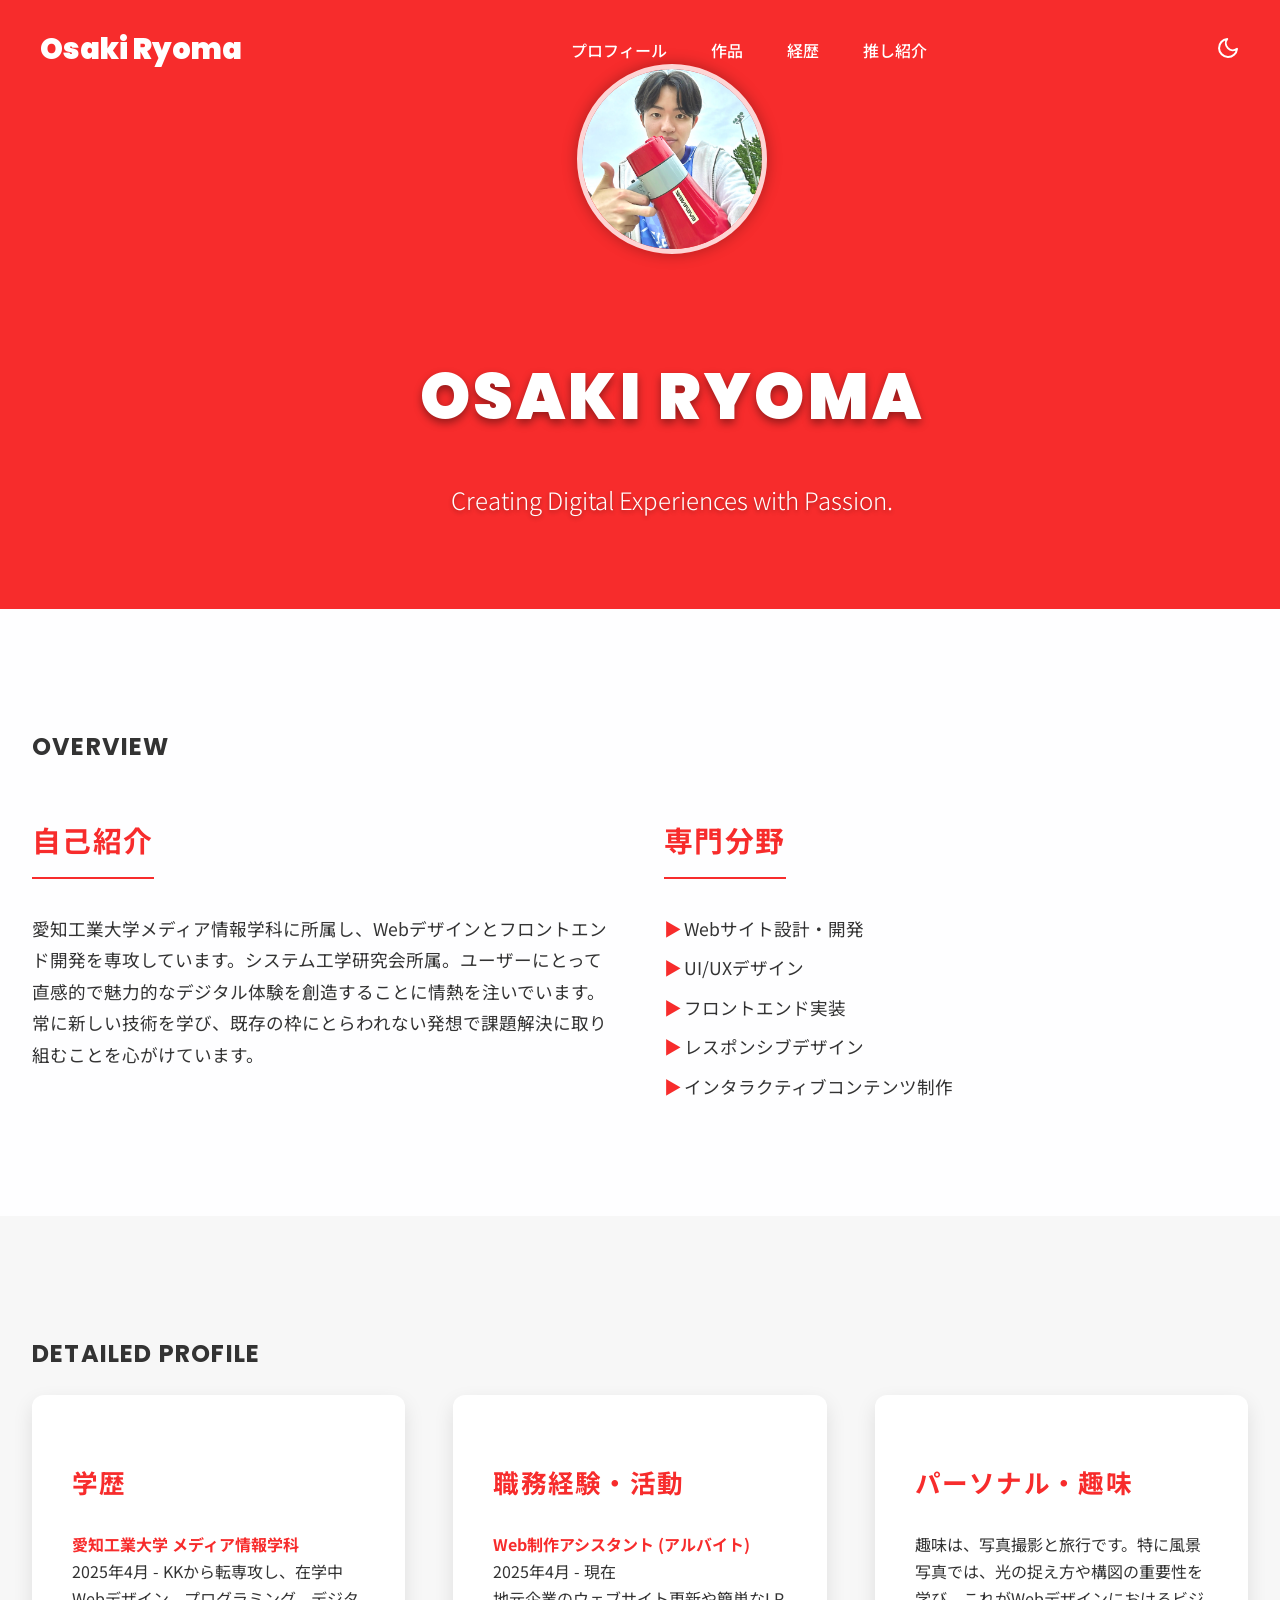
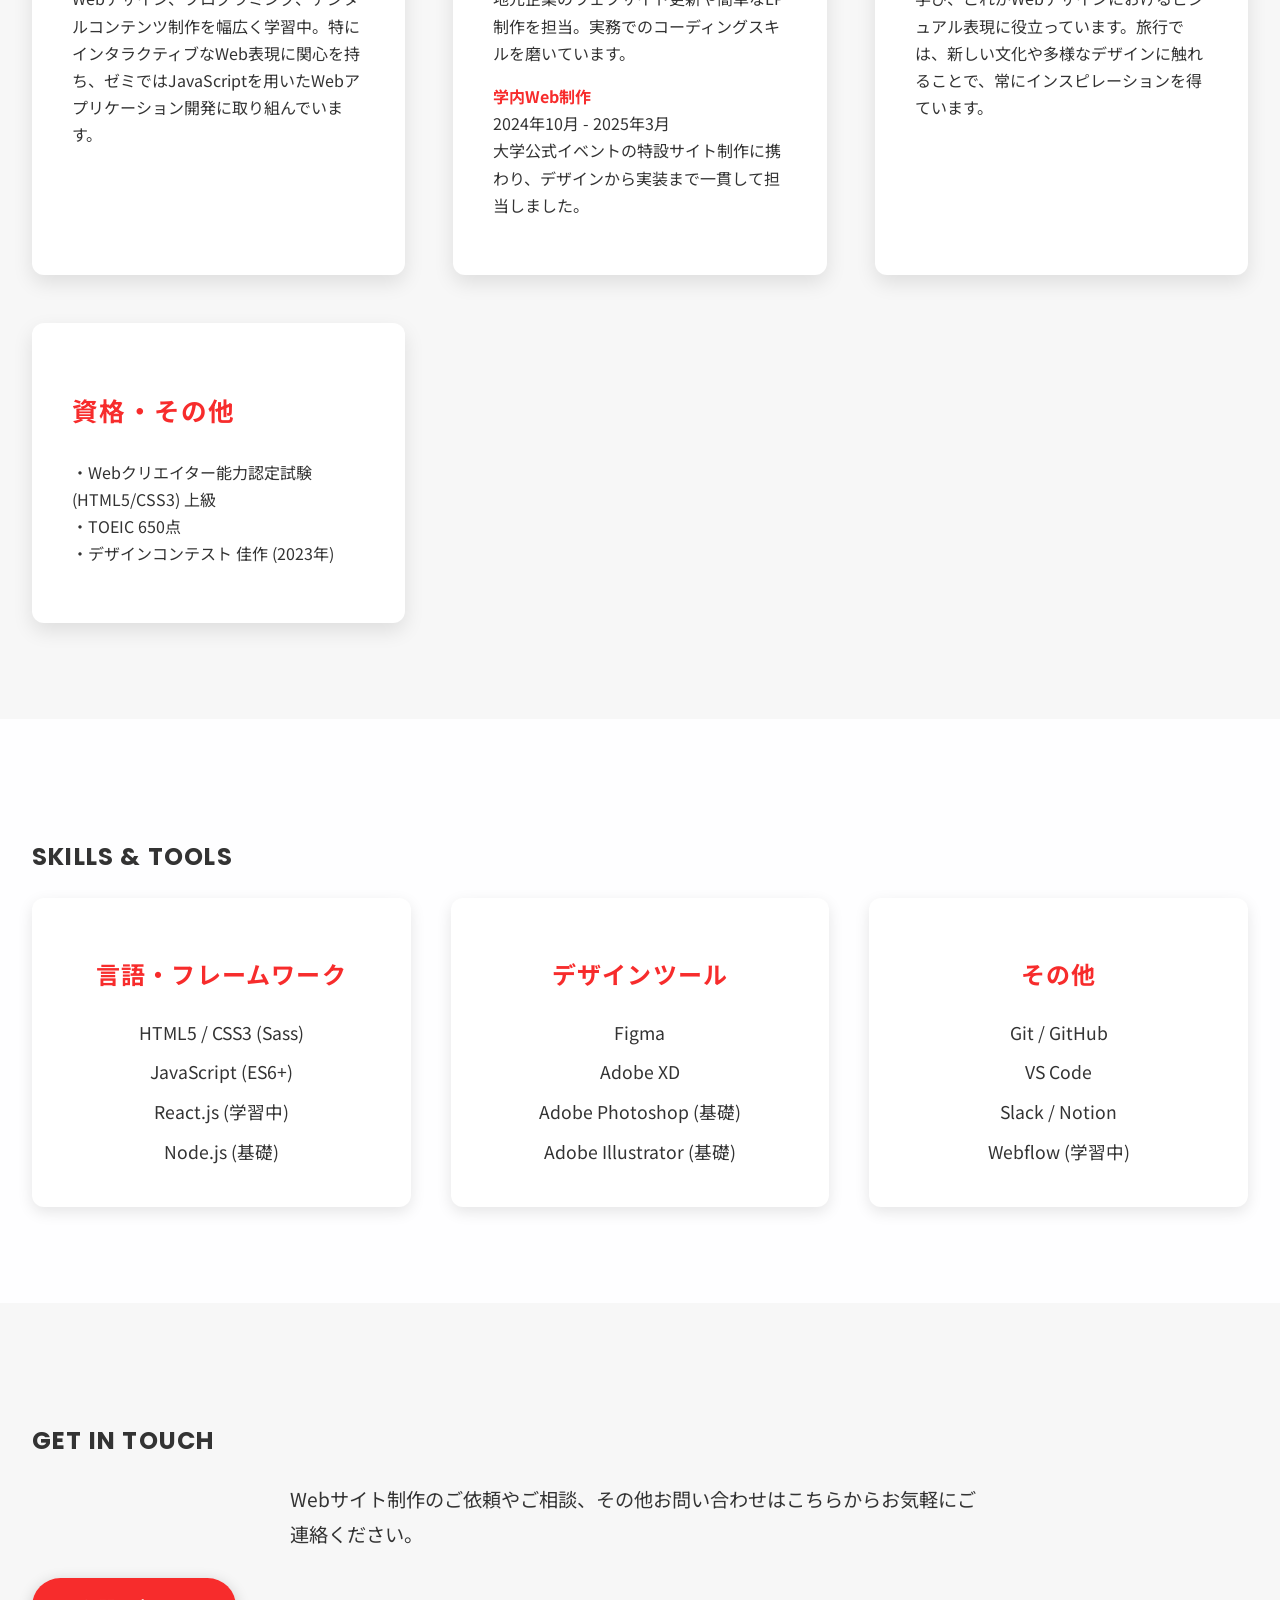
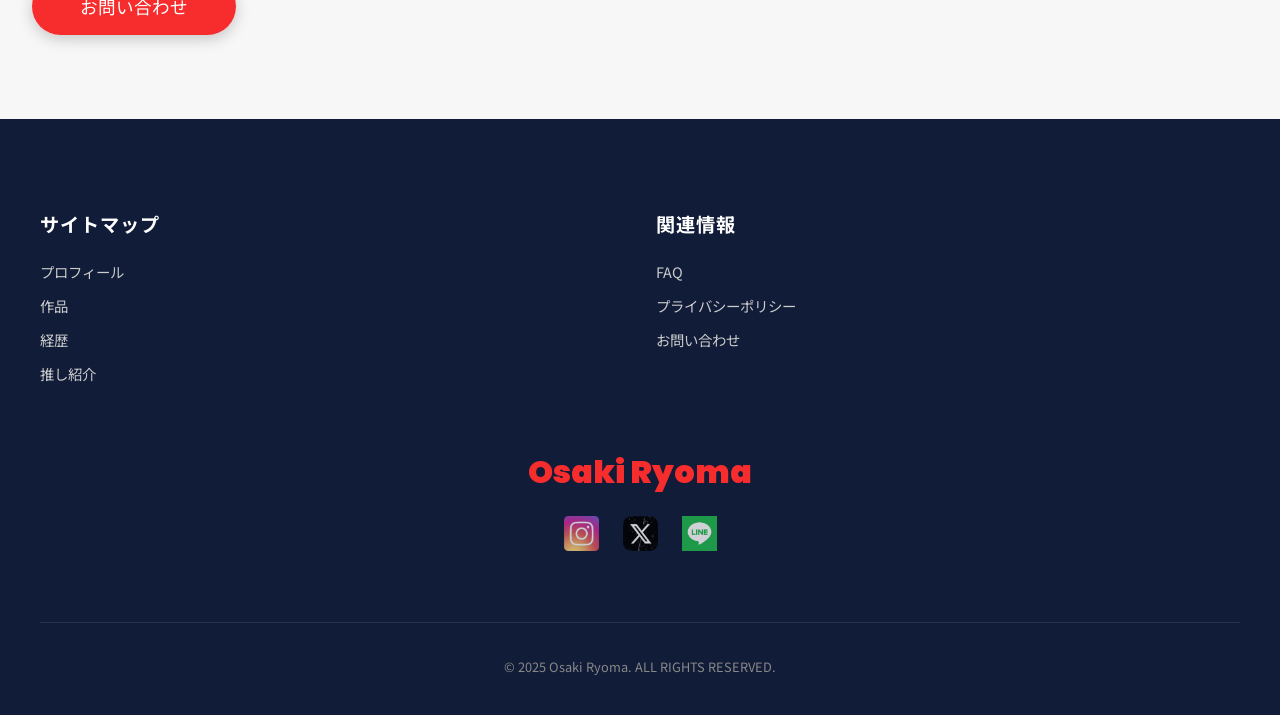
<file: profile/index.html>
<!DOCTYPE html>
<html lang="ja">
  <head>
    <meta charset="UTF-8" />
    <meta name="viewport" content="width=device-width, initial-scale=1.0" />
    <title>プロフィール - Osaki Ryoma Portfolio</title>
    <link rel="stylesheet" href="../css/common.css" />
    <link rel="stylesheet" href="../css/profile.css" />
    <link
      href="https://fonts.googleapis.com/css2?family=Noto+Sans+JP:wght@400;700&family=Poppins:wght@400;700&display=swap"
      rel="stylesheet"
    />
  </head>
  <body>
    <div class="page-background">
      <header id="site-header" class="top-header scrolled">
        <div class="header-inner">
          <a href="../index.html" class="site-logo">Osaki Ryoma</a>
          <nav class="main-nav">
            <a href="../index.html#profile-section">プロフィール</a>
            <a href="../index.html#works-section">作品</a>
            <a href="../index.html#history-section">経歴</a>
            <a href="../index.html#yumiki-section">推し紹介</a>
          </nav>
          <div class="header-actions">
            <button id="theme-toggle-btn" class="theme-toggle">
              <svg xmlns="http://www.w3.org/2000/svg" width="24" height="24" viewBox="0 0 24 24" fill="none" stroke="currentColor" stroke-width="2" stroke-linecap="round" stroke-linejoin="round" class="feather feather-moon"><path d="M21 12.79A9 9 0 1 1 11.21 3 7 7 0 0 0 21 12.79z"></path></svg>
            </button>
            <div class="menu-toggle">
              <span></span>
              <span></span>
              <span></span>
            </div>
          </div>
        </div>
      </header>

      <main class="profile-main">
        <section class="hero-section">
          <div class="hero-content fade-in-section">
            <img src="../images/profile-image.jpg" alt="プロフィールヒーローイメージ" class="profile-hero-image">
            <h1 class="hero-title">Osaki Ryoma</h1>
            <p class="hero-subtitle">Creating Digital Experiences with Passion.</p>
          </div>
        </section>

        <section class="overview-section content-section fade-in-section">
          <div class="section-container">
            <h2 class="section-title">OVERVIEW</h2>
            <div class="overview-grid">
              <div class="overview-item">
                <h3>自己紹介</h3>
                <p>
                  愛知工業大学メディア情報学科に所属し、Webデザインとフロントエンド開発を専攻しています。システム工学研究会所属。ユーザーにとって直感的で魅力的なデジタル体験を創造することに情熱を注いでいます。常に新しい技術を学び、既存の枠にとらわれない発想で課題解決に取り組むことを心がけています。
                </p>
              </div>
              <div class="overview-item">
                <h3>専門分野</h3>
                <ul>
                  <li>Webサイト設計・開発</li>
                  <li>UI/UXデザイン</li>
                  <li>フロントエンド実装</li>
                  <li>レスポンシブデザイン</li>
                  <li>インタラクティブコンテンツ制作</li>
                </ul>
              </div>
            </div>
          </div>
        </section>

        <section class="detail-profile-section content-section secondary-bg fade-in-section">
          <div class="section-container">
            <h2 class="section-title">DETAILED PROFILE</h2>
            <div class="detail-grid">
              <div class="detail-item">
                <h3>学歴</h3>
                <p>
                  <strong>愛知工業大学 メディア情報学科</strong><br>
                  2025年4月 - KKから転専攻し、在学中<br>
                  Webデザイン、プログラミング、デジタルコンテンツ制作を幅広く学習中。特にインタラクティブなWeb表現に関心を持ち、ゼミではJavaScriptを用いたWebアプリケーション開発に取り組んでいます。
                </p>
              </div>
              <div class="detail-item">
                <h3>職務経験・活動</h3>
                <p>
                  <strong>Web制作アシスタント (アルバイト)</strong><br>
                  2025年4月 - 現在<br>
                  地元企業のウェブサイト更新や簡単なLP制作を担当。実務でのコーディングスキルを磨いています。
                </p>
                <p>
                  <strong>学内Web制作</strong><br>
                  2024年10月 - 2025年3月<br>
                  大学公式イベントの特設サイト制作に携わり、デザインから実装まで一貫して担当しました。
                </p>
              </div>
              <div class="detail-item">
                <h3>パーソナル・趣味</h3>
                <p>
                  趣味は、写真撮影と旅行です。特に風景写真では、光の捉え方や構図の重要性を学び、これがWebデザインにおけるビジュアル表現に役立っています。旅行では、新しい文化や多様なデザインに触れることで、常にインスピレーションを得ています。
                </p>
              </div>
              <div class="detail-item">
                <h3>資格・その他</h3>
                <p>
                  ・Webクリエイター能力認定試験 (HTML5/CSS3) 上級<br>
                  ・TOEIC 650点<br>
                  ・デザインコンテスト 佳作 (2023年)
                </p>
              </div>
            </div>
          </div>
        </section>

        <section class="skills-tools-section content-section fade-in-section">
          <div class="section-container">
            <h2 class="section-title">SKILLS & TOOLS</h2>
            <div class="skills-grid">
              <div class="skill-category">
                <h3>言語・フレームワーク</h3>
                <ul>
                  <li>HTML5 / CSS3 (Sass)</li>
                  <li>JavaScript (ES6+)</li>
                  <li>React.js (学習中)</li>
                  <li>Node.js (基礎)</li>
                </ul>
              </div>
              <div class="skill-category">
                <h3>デザインツール</h3>
                <ul>
                  <li>Figma</li>
                  <li>Adobe XD</li>
                  <li>Adobe Photoshop (基礎)</li>
                  <li>Adobe Illustrator (基礎)</li>
                </ul>
              </div>
              <div class="skill-category">
                <h3>その他</h3>
                <ul>
                  <li>Git / GitHub</li>
                  <li>VS Code</li>
                  <li>Slack / Notion</li>
                  <li>Webflow (学習中)</li>
                </ul>
              </div>
            </div>
          </div>
        </section>

        <section class="contact-cta-section content-section secondary-bg fade-in-section">
          <div class="section-container text-center">
            <h2 class="section-title">GET IN TOUCH</h2>
            <p>
              Webサイト制作のご依頼やご相談、その他お問い合わせはこちらからお気軽にご連絡ください。
            </p>
            <a href="../contact.html" onclick="showLoadingScreen('../contact.html'); return false;" class="cta-button">お問い合わせ</a>
          </div>
        </section>
      </main>

      <footer class="footer fade-in-section">
        <div class="footer-container">
          <div class="footer-links">
            <div class="footer-column">
              <h4>サイトマップ</h4>
              <ul>
                <li><a href="../index.html#profile-section">プロフィール</a></li>
                <li><a href="../index.html#works-section">作品</a></li>
                <li><a href="../index.html#history-section">経歴</a></li>
                <li><a href="../index.html#yumiki-section">推し紹介</a></li>
              </ul>
            </div>
            <div class="footer-column">
              <h4>関連情報</h4>
              <ul>
                <li><a href="#">FAQ</a></li>
                <li><a href="#">プライバシーポリシー</a></li>
                <li><a href="#">お問い合わせ</a></li>
              </ul>
            </div>
          </div>
          <div class="footer-brand">
            <a href="../index.html" class="footer-logo">Osaki Ryoma</a>
            <div class="footer-sns">
              <a href="#"><img src="../yumiki/images/instagram-icon.png" alt="Instagram" /></a>
              <a href="#"><img src="../yumiki/images/x-icon.png" alt="X" /></a>
              <a href="#"><img src="../images/l.png" alt="LINE" /></a>
            </div>
          </div>
        </div>
        <div class="footer-copyright">
          <p>
            © 2025 Osaki Ryoma. ALL RIGHTS RESERVED.
          </p>
        </div>
      </footer>
    </div>

    <div id="offcanvasMenu" class="offcanvas-menu">
        <a href="javascript:void(0)" class="closebtn">&times;</a>
        <div class="offcanvas-content">
            <img src="../images/your-logo.png" alt="ロゴ" class="offcanvas-logo">
            <h2>Osaki Ryoma's Portfolio Menu</h2>
            <nav class="offcanvas-nav">
                <a href="../index.html" onclick="showLoadingScreen('../index.html'); return false;">ホーム</a>
                <a href="../profile/index.html" onclick="showLoadingScreen('../profile/index.html'); return false;">プロフィール</a>
                <a href="../works/index.html" onclick="showLoadingScreen('../works/index.html'); return false;">作品</a>
                <a href="../history/index.html" onclick="showLoadingScreen('../history/index.html'); return false;">経歴</a>
                <a href="../yumiki/index.html" onclick="showLoadingScreen('../yumiki/index.html'); return false;">推し紹介</a>
            </nav>
            <p class="offcanvas-catchphrase">
              Creativity Beyond Boundaries.
            </p>
            <div class="offcanvas-social-links">
              <a href="#"><img src="../yumiki/images/instagram-icon.png" alt="Facebook"></a>
              <a href="#"><img src="../yumiki/images/x-icon.png" alt="X"></a>
              <a href="#"><img src="../images/l.png" alt="LINE"></a>
            </div>
        </div>
    </div>
    <div id="menuBackdrop" class="menu-backdrop"></div>

    <script src="../js/common.js"></script>
    </body>
</html>
</file>
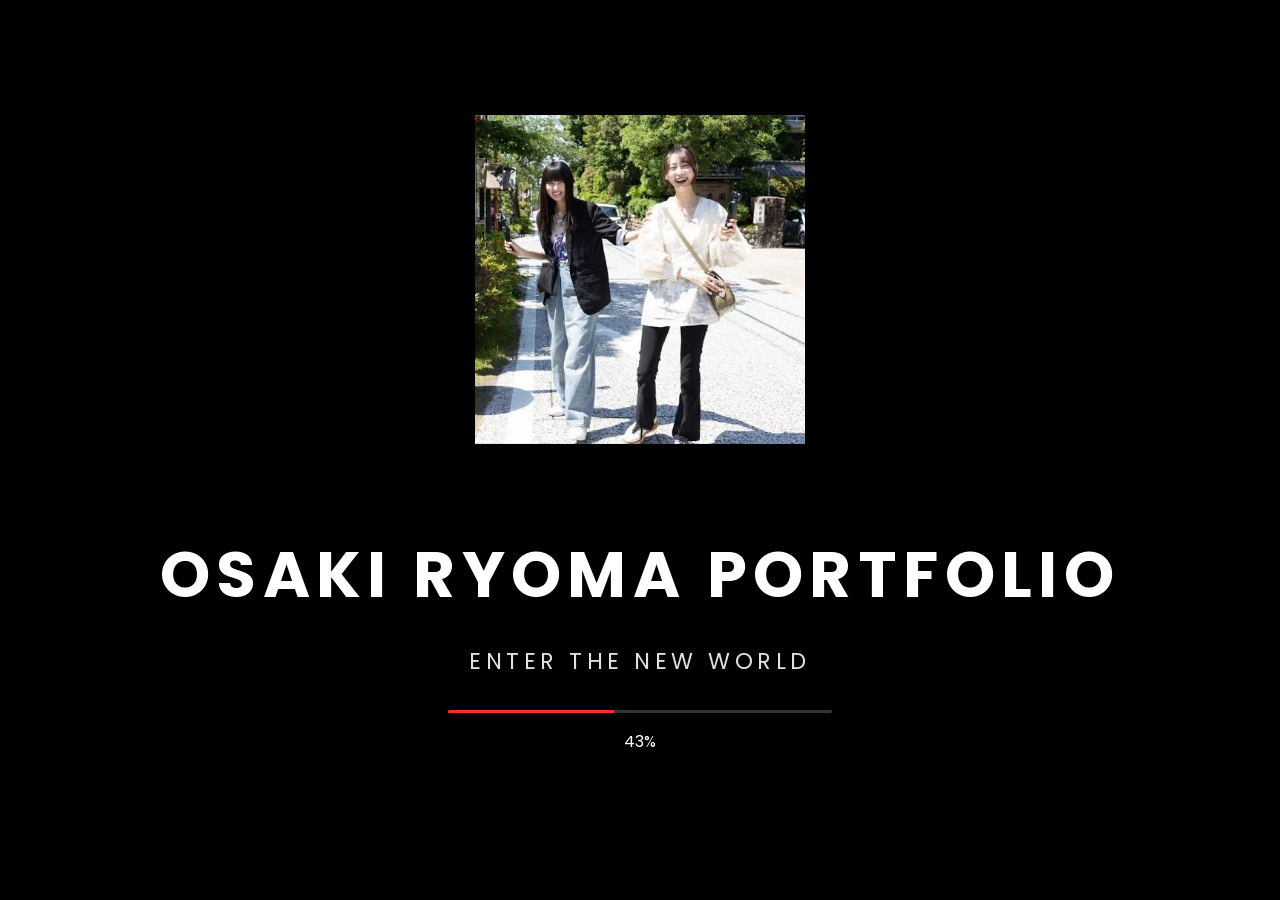
<file: loading.html>
<!DOCTYPE html>
<html lang="ja">
  <head>
    <meta charset="UTF-8" />
    <meta name="viewport" content="width=device-width, initial-scale=1.0" />
    <title>Osaki Ryoma - Loading</title>
    <link rel="stylesheet" href="css/loading.css" />
    <link
      href="https://fonts.googleapis.com/css2?family=Noto+Sans+JP:wght@400;700&family=Poppins:wght@400;700&display=swap"
      rel="stylesheet"
    />
  </head>
  <body>
    <div class="loading-screen">
      <div class="loading-overlay"></div>

      <div class="loading-content">
        <img src="images/your-logo.png" alt="ポートフォリオロゴ" class="logo" />
        <h1 class="loading-title">OSAKI RYOMA PORTFOLIO</h1>
        <p class="loading-subtitle">ENTER THE NEW WORLD</p>
        <div class="loading-bar-wrapper">
          <div class="loading-bar">
            <div class="loading-progress"></div>
          </div>
        </div>
        <p class="loading-percent">0%</p>
      </div>
    </div>

    <script src="js/loading.js"></script>
  </body>
</html>
</file>
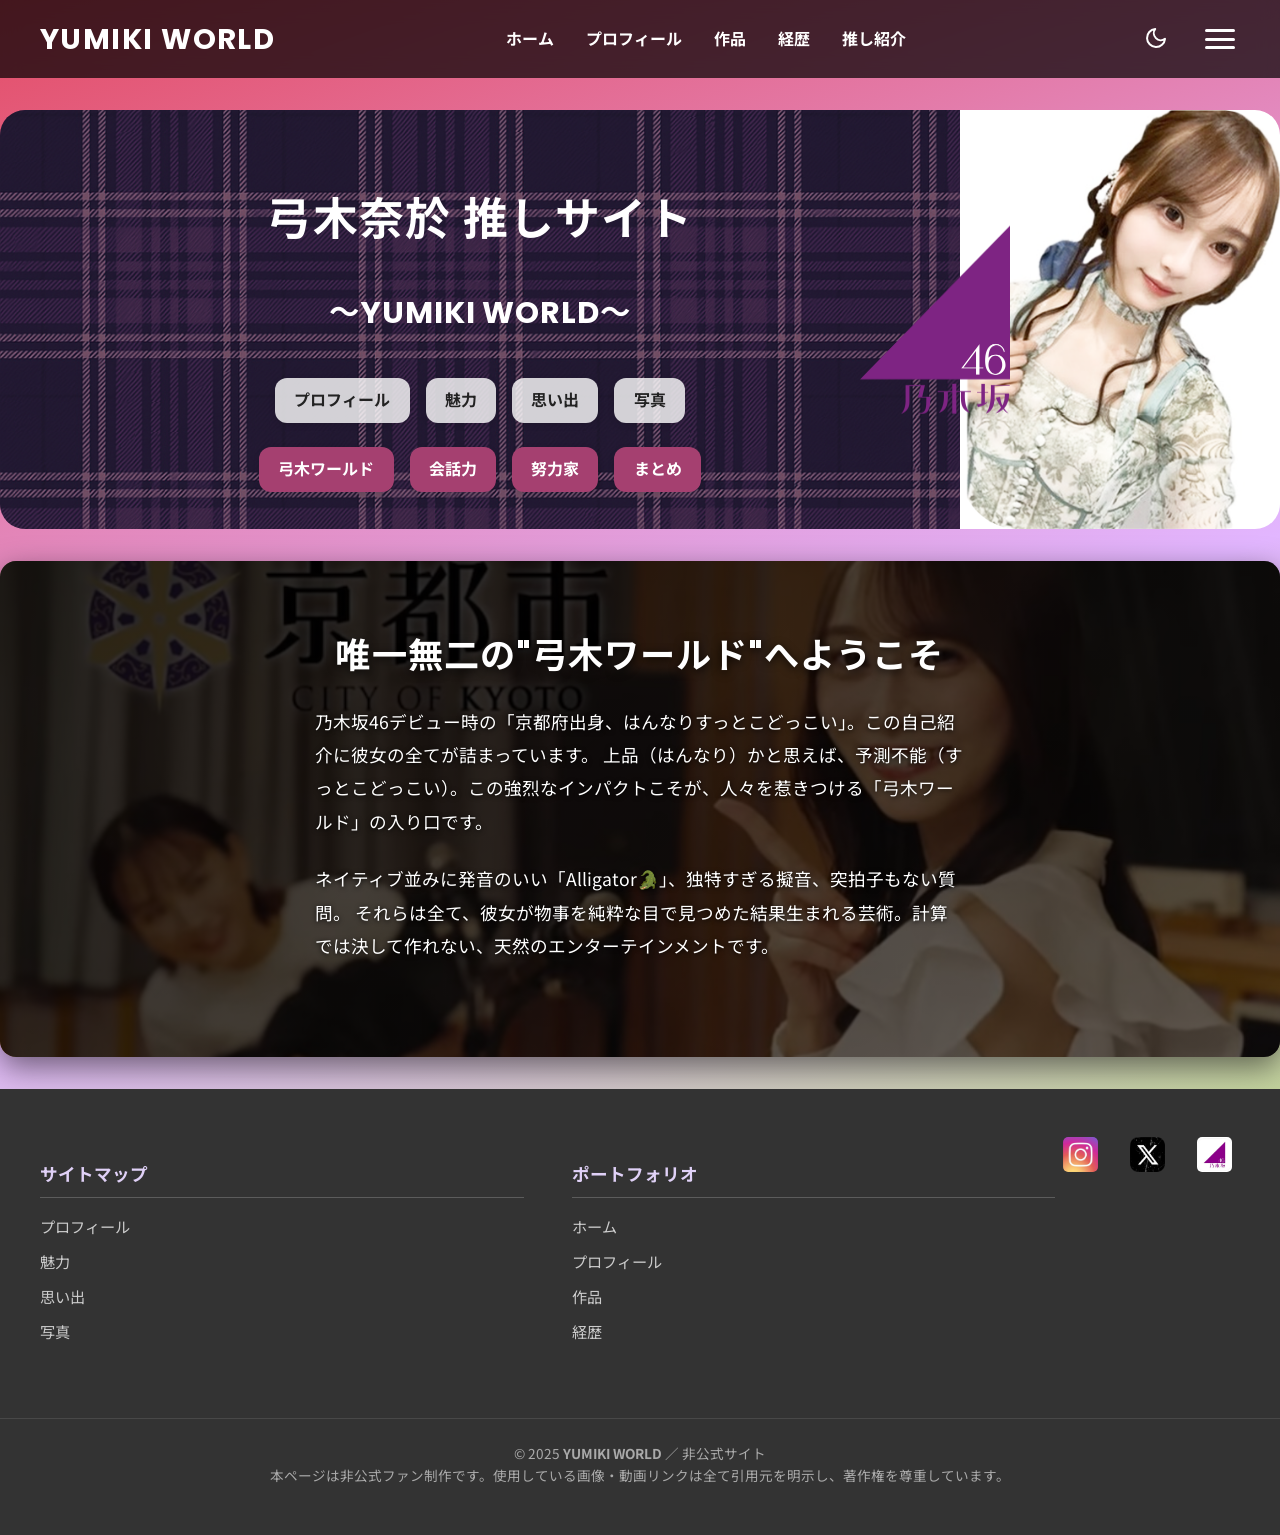
<file: yumiki/charm.html>
<!DOCTYPE html>
<html lang="ja">
  <head>
    <meta charset="UTF-8" />
    <meta name="viewport" content="width=device-width, initial-scale=1.0" />
    <title>弓木奈於 推しサイト - YUMIKI WORLD</title>
    <link rel="stylesheet" href="css/yumiki_common.css" />
    <link rel="stylesheet" href="css/yumiki_charm.css" />
    <link
      href="https://fonts.googleapis.com/css2?family=Noto+Sans+JP:wght@400;700&family=Poppins:wght@400;700&display=swap"
      rel="stylesheet"
    />
  </head>

  <body>
    <div class="page-background">
      <header id="site-header" class="top-header">
        <div class="header-inner">
          <a href="#" class="site-logo" onclick="showLoadingScreen('index.html'); return false;">YUMIKI WORLD</a>
          <nav class="main-nav">
            <a href="#" onclick="showLoadingScreen('../index.html'); return false;">ホーム</a>
            <a href="#" onclick="showLoadingScreen('../profile/index.html'); return false;">プロフィール</a>
            <a href="#" onclick="showLoadingScreen('../works/index.html'); return false;">作品</a>
            <a href="#" onclick="showLoadingScreen('../history/index.html'); return false;">経歴</a>
            <div class="dropdown">
                <a href="#" class="dropbtn">推し紹介</a>
                <div class="dropdown-content">
                    <a href="#" onclick="showLoadingScreen('index.html'); return false;">弓木奈於 トップ</a>
                    <a href="#" onclick="showLoadingScreen('profile.html'); return false;">弓木奈於 プロフィール</a>
                    <a href="#" onclick="showLoadingScreen('charm.html'); return false;">弓木奈於 魅力</a>
                    <a href="#" onclick="showLoadingScreen('.memory.html'); return false;">弓木奈於 思い出</a>
                    <a href="#" onclick="showLoadingScreen('gallery.html'); return false;">弓木奈於 写真</a>
                </div>
            </div>
          </nav>
          <div class="header-actions">
            <button id="theme-toggle-btn" class="theme-toggle">
              <svg xmlns="http://www.w3.org/2000/svg" width="24" height="24" viewBox="0 0 24 24" fill="none" stroke="currentColor" stroke-width="2" stroke-linecap="round" stroke-linejoin="round" class="feather feather-moon"><path d="M21 12.79A9 9 0 1 1 11.21 3 7 7 0 0 0 21 12.79z"></path></svg>
            </button>
            <div class="menu-toggle" id="mobile-menu-toggle">
                <span></span>
                <span></span>
                <span></span>
            </div>
          </div>
        </div>
      </header>
      <main class="main-content-area">
        <section class="top-banner-section">
            <div class="banner-row">
              <div class="left-banner-box">
                <div class="banner-overlay"></div>
                <div class="banner-text">
                  <h1>弓木奈於 推しサイト</h1>
                  <h2>〜YUMIKI WORLD〜</h2>
                  <nav class="main-nav2">
                    <a href="#" onclick="showLoadingScreen('profile.html'); return false;">プロフィール</a>
                    <a href="#" onclick="showLoadingScreen('charm.html'); return false;">魅力</a>
                    <a href="#" onclick="showLoadingScreen('memory.html'); return false;">思い出</a>
                    <a href="#" onclick="showLoadingScreen('gallery.html'); return false;">写真</a>
                  </nav>
                  <div class="charm-switch">
                    <button id="btn-world">弓木ワールド</button>
                    <button id="btn-talk">会話力</button>
                    <button id="btn-effort">努力家</button>
                    <button id="btn-summary">まとめ</button>
                  </div>
                </div>
              </div>
              <div class="right-banner-box">
                <img src="images/yumiki-main.png" alt="弓木奈於" class="nao-photo" />
              </div>
              <img src="images/nogizaka-logo-banner.png" alt="乃木坂ロゴ" class="nogizaka-logo-center" />
            </div>
        </section>





    
      
      <main class="snap-container">
        <section id="world" class="charm-card" style="display: block; background-image: url('images/bg-world.jpg')">


          <div class="card-overlay fade-in-section">
            <div class="card-content">
              <h2 class="card-title">唯一無二の"弓木ワールド"へようこそ</h2>
              <p>
                乃木坂46デビュー時の「京都府出身、はんなりすっとこどっこい」。この自己紹介に彼女の全てが詰まっています。
                上品（はんなり）かと思えば、予測不能（すっとこどっこい）。この強烈なインパクトこそが、人々を惹きつける「弓木ワールド」の入り口です。
              </p>
              <p>
                ネイティブ並みに発音のいい「Alligator🐊」、独特すぎる擬音、突拍子もない質問。
                それらは全て、彼女が物事を純粋な目で見つめた結果生まれる芸術。計算では決して作れない、天然のエンターテインメントです。
              </p>
            </div>
          </div>
        </section>
        <section id="talk" class="charm-card" style="display: none; background-image: url('images/bg-talk.jpg')">          
 
          <div class="card-overlay fade-in-section">
            <div class="card-content">
              <h2 class="card-title">天才たちも唸る、生放送の魔術師</h2>
              <p>
                『ラヴィット！』では、料理中に突然「おひとりさま天国」を踊り出し、共演のジャンポケ太田さんに「マジでやばいから！」と言わしめるなど、生放送での爆発力は折り紙付き。
                MCの麒麟・川島さんも認めるコメント力と対応力は、もはや「面白い」を超えた「才能」です。
              </p>
              <p>
                さんまさんや上田さんなど、トークのプロ達が相手でも物怖じせず、自分のペースに引き込んでしまう。
                それは彼女が「造られたキャラ」ではなく、真っ直ぐな心で会話している何よりの証拠です。
              </p>
              <a
                class="detail-link"
                href="https://dic.pixiv.net/a/%E5%BC%93%E6%9C%A8%E5%A5%88%E6%96%BC"
              >
                <span class="link-text"
                  >乃木中、沈金…数々の伝説をもっと見る</span
                >
                <span class="arrow">→</span>
              </a>
            </div>
          </div>
        </section>
        <section id="effort" class="charm-card" style="display: none; background-image: url('images/bg-effort.jpg')">

          <div class="card-overlay fade-in-section">
            <div class="card-content">
              <h2 class="card-title">みんなのお姉さん的存在と密かな努力</h2>
              <p>
                7人兄弟の次女として培われた責任感と面倒見の良さ。彼女がグループの精神的支柱であり「姉さん」と慕われる理由は、その人間性にあります。
                そして、その根底にあるのは、見えない場所での泥臭いまでの努力です。
              </p>
              <p>
                『乃木坂工事中』で披露され、”B級”と自虐しながらも大反響を呼んだ怪談話も、彼女の「人を惹きつける話術」を磨き上げた努力の賜物です。
              </p>
              <div class="video-container">
                <iframe
                  width="560"
                  height="315"
                  src="https://www.youtube.com/embed/A2fK3kZ6GQo?si=dcX8QEOLKM4_Ln7V&amp;start=978"
                  title="YouTube video player"
                  frameborder="0"
                  allow="accelerometer; autoplay; clipboard-write; encrypted-media; gyroscope; picture-in-picture; web-share"
                  referrerpolicy="strict-origin-when-cross-origin"
                  allowfullscreen
                ></iframe>
              </div>
            </div>
          </div>
        </section>
        <section id="summary" class="charm-card" style="display: none; background-image: url('images/bg-summary.jpg')">
 
          <div class="card-overlay fade-in-section">
            <div class="card-content">
              <h2 class="card-title">【結論】弓木が愛される本当の理由</h2>
              <p>
                では、なぜ私たちはこれほど彼女に惹かれるのか？<br />
                それは、<strong>「アイドルらしからぬ無邪気さ」</strong>と<strong>「誰よりも頼れる人間力」</strong>という、究極のギャップにあります。
              </p>
              <p>
                その集大成が、ラジオから生まれ公式動画にまでなった「ドンストップエナジー」。
                意味不明な企画を、最高のクオリティでやりきる姿は、まさに弓木奈於そのもの。面白くて、格好良くて、少しだけ謎。
                この魅力に気づいてしまったら、もう応援するしかなくなるのです。
              </p>
              <div class="insta-video">
                <blockquote
                  class="instagram-media"
                  data-instgrm-captioned
                  data-instgrm-permalink="https://www.instagram.com/reel/DJRKfD9TgSm/?utm_source=ig_embed&amp;utm_campaign=loading"
                  data-instgrm-version="14"
                  style="
                    background: #fff;
                    border: 0;
                    border-radius: 3px;
                    box-shadow: 0 0 1px 0 rgba(0, 0, 0, 0.5),
                      0 1px 10px 0 rgba(0, 0, 0, 0.15);
                    margin: 1px;
                    max-width: 540px;
                    min-width: 326px;
                    padding: 0;
                    width: 99.375%;
                    width: -webkit-calc(100% - 2px);
                    width: calc(100% - 2px);
                  "
                >
                  <div style="padding: 16px">
                    <a
                      href="https://www.instagram.com/reel/DJRKfD9TgSm/?utm_source=ig_embed&amp;utm_campaign=loading"
                      style="
                        background: #ffffff;
                        line-height: 0;
                        padding: 0 0;
                        text-align: center;
                        text-decoration: none;
                        width: 100%;
                      "
                      target="_blank"
                    >
                      <div
                        style="
                          display: flex;
                          flex-direction: row;
                          align-items: center;
                        "
                      >
                        <div
                          style="
                            background-color: #f4f4f4;
                            border-radius: 50%;
                            flex-grow: 0;
                            height: 40px;
                            margin-right: 14px;
                            width: 40px;
                          "
                        ></div>
                        <div
                          style="
                            display: flex;
                            flex-direction: column;
                            flex-grow: 1;
                            justify-content: center;
                          "
                        >
                          <div
                            style="
                              background-color: #f4f4f4;
                              border-radius: 4px;
                              flex-grow: 0;
                              height: 14px;
                              margin-bottom: 6px;
                              width: 100px;
                            "
                          ></div>
                          <div
                            style="
                              background-color: #f4f4f4;
                              border-radius: 4px;
                              flex-grow: 0;
                              height: 14px;
                              width: 60px;
                            "
                          ></div>
                        </div>
                      </div>
                      <div style="padding: 19% 0"></div>
                      <div
                        style="
                          display: block;
                          height: 50px;
                          margin: 0 auto 12px;
                          width: 50px;
                        "
                      >
                        <svg
                          width="50px"
                          height="50px"
                          viewBox="0 0 60 60"
                          version="1.1"
                          xmlns="https://www.w3.org/2000/svg"
                          xmlns:xlink="https://www.w3.org/1999/xlink"
                        >
                          <g
                            stroke="none"
                            stroke-width="1"
                            fill="none"
                            fill-rule="evenodd"
                          >
                            <g
                              transform="translate(-511.000000, -20.000000)"
                              fill="#000000"
                            >
                              <g>
                                <path
                                  d="M556.869,30.41 C554.814,30.41 553.148,32.076 553.148,34.131 C553.148,36.186 554.814,37.852 556.869,37.852 C558.924,37.852 560.59,36.186 560.59,34.131 C560.59,32.076 558.924,30.41 556.869,30.41 M541,60.657 C535.114,60.657 530.342,55.887 530.342,50 C530.342,44.114 535.114,39.342 541,39.342 C546.887,39.342 551.658,44.114 551.658,50 C551.658,55.887 546.887,60.657 541,60.657 M541,33.886 C532.1,33.886 524.886,41.1 524.886,50 C524.886,58.899 532.1,66.113 541,66.113 C549.9,66.113 557.115,58.899 557.115,50 C557.115,41.1 549.9,33.886 541,33.886 M565.378,62.101 C565.244,65.022 564.756,66.606 564.346,67.663 C563.803,69.06 563.154,70.057 562.106,71.106 C561.058,72.155 560.06,72.803 558.662,73.347 C557.607,73.757 556.021,74.244 553.102,74.378 C549.944,74.521 548.997,74.552 541,74.552 C533.003,74.552 532.056,74.521 528.898,74.378 C525.979,74.244 524.393,73.757 523.338,73.347 C521.94,72.803 520.942,72.155 519.894,71.106 C518.846,70.057 518.197,69.06 517.654,67.663 C517.244,66.606 516.755,65.022 516.623,62.101 C516.479,58.943 516.448,57.996 516.448,50 C516.448,42.003 516.479,41.056 516.623,37.899 C516.755,34.978 517.244,33.391 517.654,32.338 C518.197,30.938 518.846,29.942 519.894,28.894 C520.942,27.846 521.94,27.196 523.338,26.654 C524.393,26.244 525.979,25.756 528.898,25.623 C532.057,25.479 533.004,25.448 541,25.448 C548.997,25.448 549.943,25.479 553.102,25.623 C556.021,25.756 557.607,26.244 558.662,26.654 C560.06,27.196 561.058,27.846 562.106,28.894 C563.154,29.942 563.803,30.938 564.346,32.338 C564.756,33.391 565.244,34.978 565.378,37.899 C565.522,41.056 565.552,42.003 565.552,50 C565.552,57.996 565.522,58.943 565.378,62.101 M570.82,37.631 C570.674,34.438 570.167,32.258 569.425,30.349 C568.659,28.377 567.633,26.702 565.965,25.035 C564.297,23.368 562.623,22.342 560.652,21.575 C558.743,20.834 556.562,20.326 553.369,20.18 C550.169,20.033 549.148,20 541,20 C532.853,20 531.831,20.033 528.631,20.18 C525.438,20.326 523.257,20.834 521.349,21.575 C519.376,22.342 517.703,23.368 516.035,25.035 C514.368,26.702 513.342,28.377 512.574,30.349 C511.834,32.258 511.326,34.438 511.181,37.631 C511.035,40.831 511,41.851 511,50 C511,58.147 511.035,59.17 511.181,62.369 C511.326,65.562 511.834,67.743 512.574,69.651 C513.342,71.625 514.368,73.296 516.035,74.965 C517.703,76.634 519.376,77.658 521.349,78.425 C523.257,79.167 525.438,79.673 528.631,79.82 C531.831,79.965 532.853,80.001 541,80.001 C549.148,80.001 550.169,79.965 553.369,79.82 C556.562,79.673 558.743,79.167 560.652,78.425 C562.623,77.658 564.297,76.634 565.965,74.965 C567.633,73.296 568.659,71.625 569.425,69.651 C570.167,67.743 570.674,65.562 570.82,62.369 C570.966,59.17 571,58.147 571,50 C571,41.851 570.966,40.831 570.82,37.631"
                                ></path>
                              </g>
                            </g>
                          </g>
                        </svg>
                      </div>
                      <div style="padding-top: 8px">
                        <div
                          style="
                            color: #3897f0;
                            font-family: Arial, sans-serif;
                            font-size: 14px;
                            font-style: normal;
                            font-weight: 550;
                            line-height: 18px;
                          "
                        >
                          この投稿をInstagramで見る
                        </div>
                      </div>
                      <div style="padding: 12.5% 0"></div>
                      <div
                        style="
                          display: flex;
                          flex-direction: row;
                          margin-bottom: 14px;
                          align-items: center;
                        "
                      >
                        <div>
                          <div
                            style="
                              background-color: #f4f4f4;
                              border-radius: 50%;
                              height: 12.5px;
                              width: 12.5px;
                              transform: translateX(0px) translateY(7px);
                            "
                          ></div>
                          <div
                            style="
                              background-color: #f4f4f4;
                              height: 12.5px;
                              transform: rotate(-45deg) translateX(3px)
                                translateY(1px);
                              width: 12.5px;
                              flex-grow: 0;
                              margin-right: 14px;
                              margin-left: 2px;
                            "
                          ></div>
                          <div
                            style="
                              background-color: #f4f4f4;
                              border-radius: 50%;
                              height: 12.5px;
                              width: 12.5px;
                              transform: translateX(9px) translateY(-18px);
                            "
                          ></div>
                        </div>
                        <div style="margin-left: 8px">
                          <div
                            style="
                              background-color: #f4f4f4;
                              border-radius: 50%;
                              flex-grow: 0;
                              height: 20px;
                              width: 20px;
                            "
                          ></div>
                          <div
                            style="
                              width: 0;
                              height: 0;
                              border-top: 2px solid transparent;
                              border-left: 6px solid #f4f4f4;
                              border-bottom: 2px solid transparent;
                              transform: translateX(16px) translateY(-4px)
                                rotate(30deg);
                            "
                          ></div>
                        </div>
                        <div style="margin-left: auto">
                          <div
                            style="
                              width: 0px;
                              border-top: 8px solid #f4f4f4;
                              border-right: 8px solid transparent;
                              transform: translateY(16px);
                            "
                          ></div>
                          <div
                            style="
                              background-color: #f4f4f4;
                              flex-grow: 0;
                              height: 12px;
                              width: 16px;
                              transform: translateY(-4px);
                            "
                          ></div>
                          <div
                            style="
                              width: 0;
                              height: 0;
                              border-top: 8px solid #f4f4f4;
                              border-left: 8px solid transparent;
                              transform: translateY(-4px) translateX(8px);
                            "
                          ></div>
                        </div>
                      </div>
                      <div
                        style="
                          display: flex;
                          flex-direction: column;
                          flex-grow: 1;
                          justify-content: center;
                          margin-bottom: 24px;
                        "
                      >
                        <div
                          style="
                            background-color: #f4f4f4;
                            border-radius: 4px;
                            flex-grow: 0;
                            height: 14px;
                            margin-bottom: 6px;
                            width: 224px;
                          "
                        ></div>
                        <div
                          style="
                            background-color: #f4f4f4;
                            border-radius: 4px;
                            flex-grow: 0;
                            height: 14px;
                            width: 144px;
                          "
                        ></div></div
                    ></a>
                    <p
                      style="
                        color: #c9c8cd;
                        font-family: Arial, sans-serif;
                        font-size: 14px;
                        line-height: 17px;
                        margin-bottom: 0;
                        margin-top: 8px;
                        overflow: hidden;
                        padding: 8px 0 7px;
                        text-align: center;
                        text-overflow: ellipsis;
                        white-space: nowrap;
                      "
                    >
                      <a
                        href="https://www.instagram.com/reel/DJRKfD9TgSm/?utm_source=ig_embed&amp;utm_campaign=loading"
                        style="
                          color: #c9c8cd;
                          font-family: Arial, sans-serif;
                          font-size: 14px;
                          font-style: normal;
                          font-weight: normal;
                          line-height: 17px;
                          text-decoration: none;
                        "
                        target="_blank"
                        >乃木坂46(@nogizaka46_official)がシェアした投稿</a
                      >
                    </p>
                  </div>
                </blockquote>
                <script async src="//www.instagram.com/embed.js"></script>
                <script async src="//www.instagram.com/embed.js"></script>
              </div>
            </div>
          </div>
        </section>
      </main>
      <!-- フッター -->
      
      <footer class="footer fade-in-section">
        <div class="footer-container">
          <div class="footer-links">
            <div class="footer-column">
              <h4>サイトマップ</h4>
              <ul>
                <li><a href="#" onclick="showLoadingScreen('profile.html'); return false;">プロフィール</a></li>
                <li><a href="#" onclick="showLoadingScreen('charm.html'); return false;">魅力</a></li>
                <li><a href="#" onclick="showLoadingScreen('./memory.html'); return false;">思い出</a></li>
                <li><a href="#" onclick="showLoadingScreen('./gallery.html'); return false;">写真</a></li>
              </ul>
            </div>
            <div class="footer-column">
              <h4>ポートフォリオ</h4>
              <ul>
                <li><a href="#" onclick="showLoadingScreen('../index.html'); return false;">ホーム</a></li>
                <li><a href="#" onclick="showLoadingScreen('../profile/index.html'); return false;">プロフィール</a></li>
                <li><a href="#" onclick="showLoadingScreen('../works/index.html'); return false;">作品</a></li>
                <li><a href="#" onclick="showLoadingScreen('../history/index.html'); return false;">経歴</a></li>
              </ul>
            </div>
          </div>
          <div class="footer-sns">
            <a href="https://www.instagram.com/nao.yumiki_official/" target="_blank" rel="noopener noreferrer" class="sns-icon-button"><img src="images/instagram-icon.png" alt="Instagram" /></a>
            <a href="https://x.com/yumiki_1st?s=2" target="_blank" rel="noopener noreferrer" class="sns-icon-button"><img src="images/x-icon.png" alt="X" /></a>
            <a href="https://www.nogizaka46.com/s/n46/diary/MEMBER/list?ct=55387" target="_blank" rel="noopener noreferrer" class="sns-icon-button"><img src="images/nogizaka-icon-square.png" alt="乃木坂公式ブログ" /></a>
          </div>
        </div>
        <div class="footer-copyright">
          <p>
            © 2025 <strong> YUMIKI WORLD</strong> ／ 非公式サイト<br />
            本ページは非公式ファン制作です。使用している画像・動画リンクは全て引用元を明示し、著作権を尊重しています。
          </p>
        </div>
      </footer>
      <button id="scroll-to-top-btn" title="トップへ戻る">▲</button>
    </div>

    <div id="offcanvasMenu" class="offcanvas-menu">
      <a href="javascript:void(0)" class="closebtn" id="close-offcanvas">&times;</a>
      <div class="offcanvas-content">
          <img src="images/nogizaka-logo-banner.png" alt="乃木坂ロゴ" class="offcanvas-logo">
          <h2>サイトメニュー</h2>
          <nav class="offcanvas-nav">
              <a href="#" onclick="showLoadingScreen('../index.html'); return false;">ホーム</a>
              <a href="#" onclick="showLoadingScreen('../profile/index.html'); return false;">プロフィール</a>
              <a href="#" onclick="showLoadingScreen('../works/index.html'); return false;">作品</a>
              <a href="#" onclick="showLoadingScreen('../history/index.html'); return false;">経歴</a>
              
              <h2>Yumiki Page Menu</h2>
              
              <a href="#" onclick="showLoadingScreen('profile.html'); return false;">弓木奈於 プロフィール</a>
              <a href="#" onclick="showLoadingScreen('charm.html'); return false;">弓木奈於 魅力</a>
              <a href="#" onclick="showLoadingScreen('memory.html'); return false;">弓木奈於 思い出</a>
              <a href="#" onclick="showLoadingScreen('gallery.html'); return false;">弓木奈於 写真</a>
          </nav>
          <p class="offcanvas-catchphrase">
            〜YUMIKI WORLDへようこそ〜
          </p>
          <div class="footer-sns">
            <a href="https://www.instagram.com/nao.yumiki_official/" target="_blank" rel="noopener noreferrer" class="sns-icon-button"><img src="images/instagram-icon.png" alt="Instagram" /></a>
            <a href="https://x.com/yumiki_1st?s=2" target="_blank" rel="noopener noreferrer" class="sns-icon-button"><img src="images/x-icon.png" alt="X" /></a>
            <a href="https://www.nogizaka46.com/s/n46/diary/MEMBER/list?ct=55387" target="_blank" rel="noopener noreferrer" class="sns-icon-button"><img src="images/nogizaka-icon-square.png" alt="乃木坂公式ブログ" /></a>
          </div>
      </div>
  </div>
    <script src="yumiki_main.js"></script>
    <script src="../js/common.js"></script> 
          <div id="menuBackdrop" class="menu-backdrop"></div>
  </body>
</html>
</file>
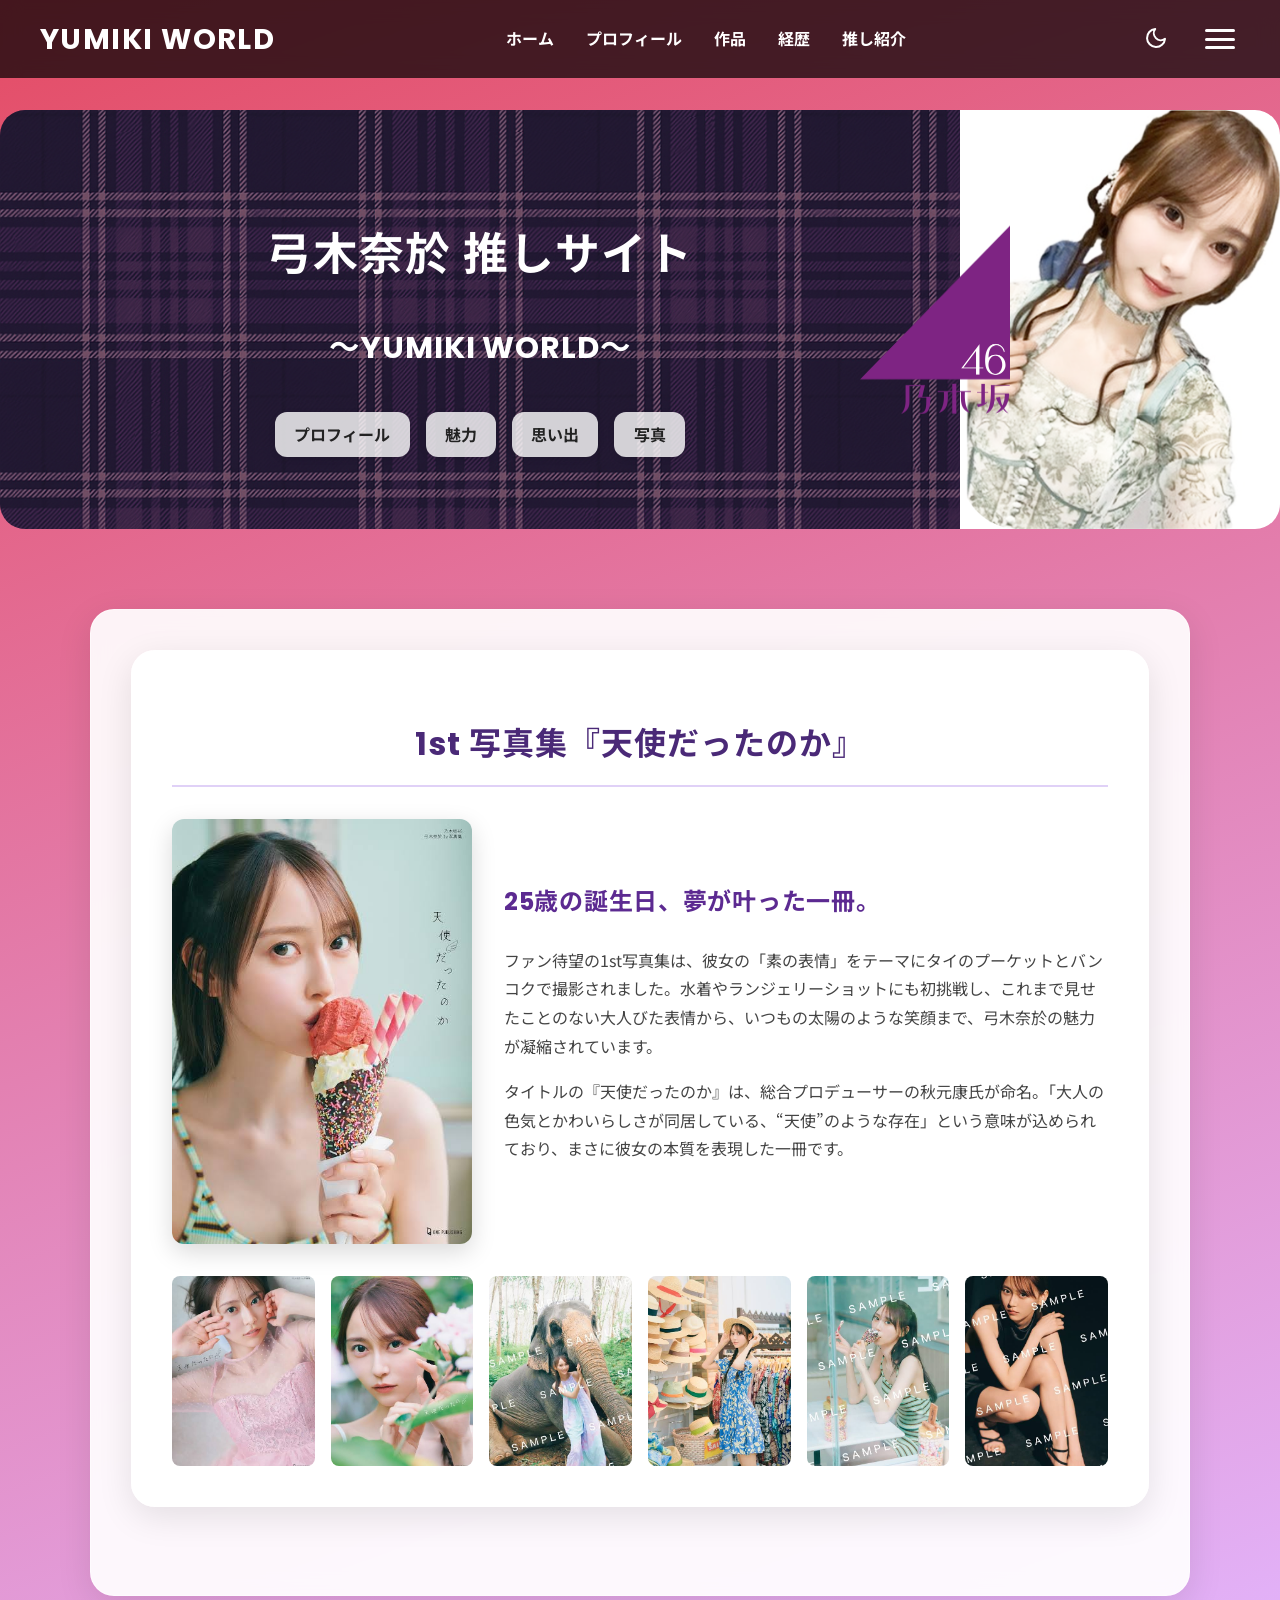
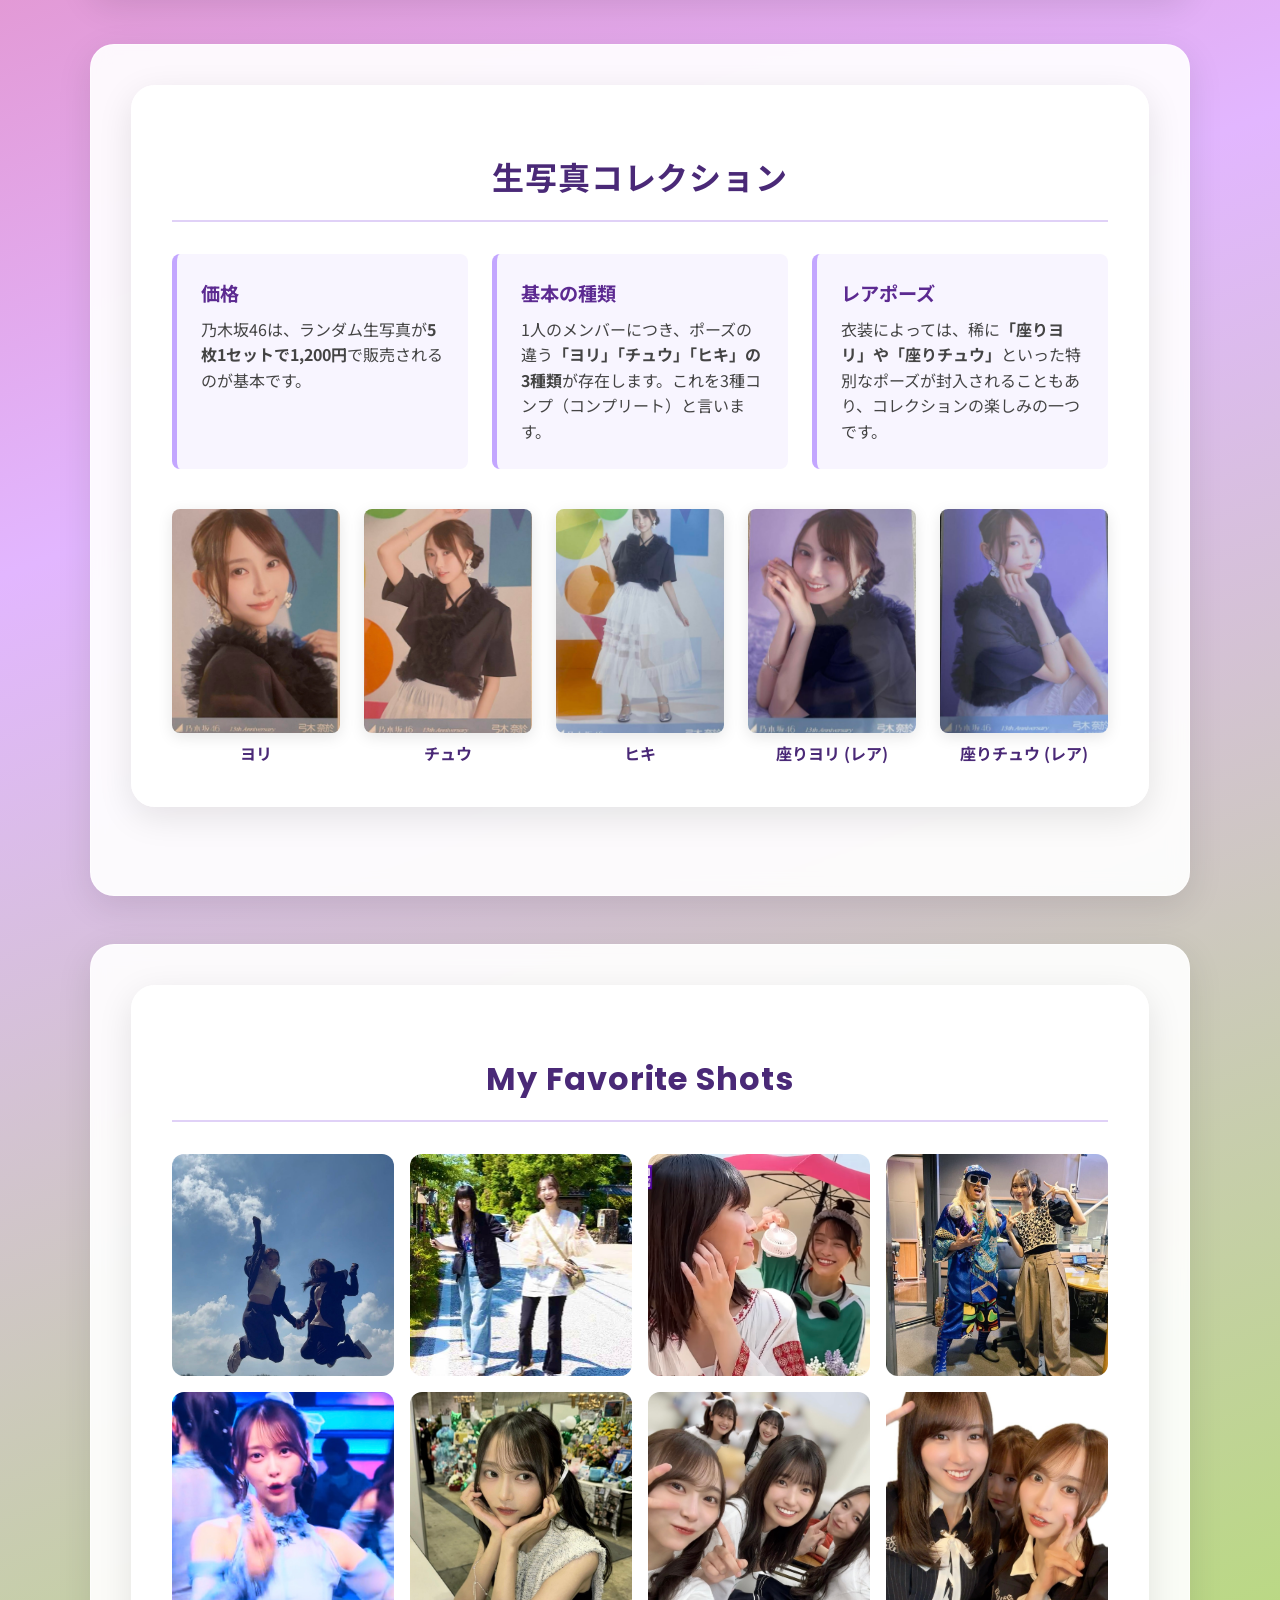
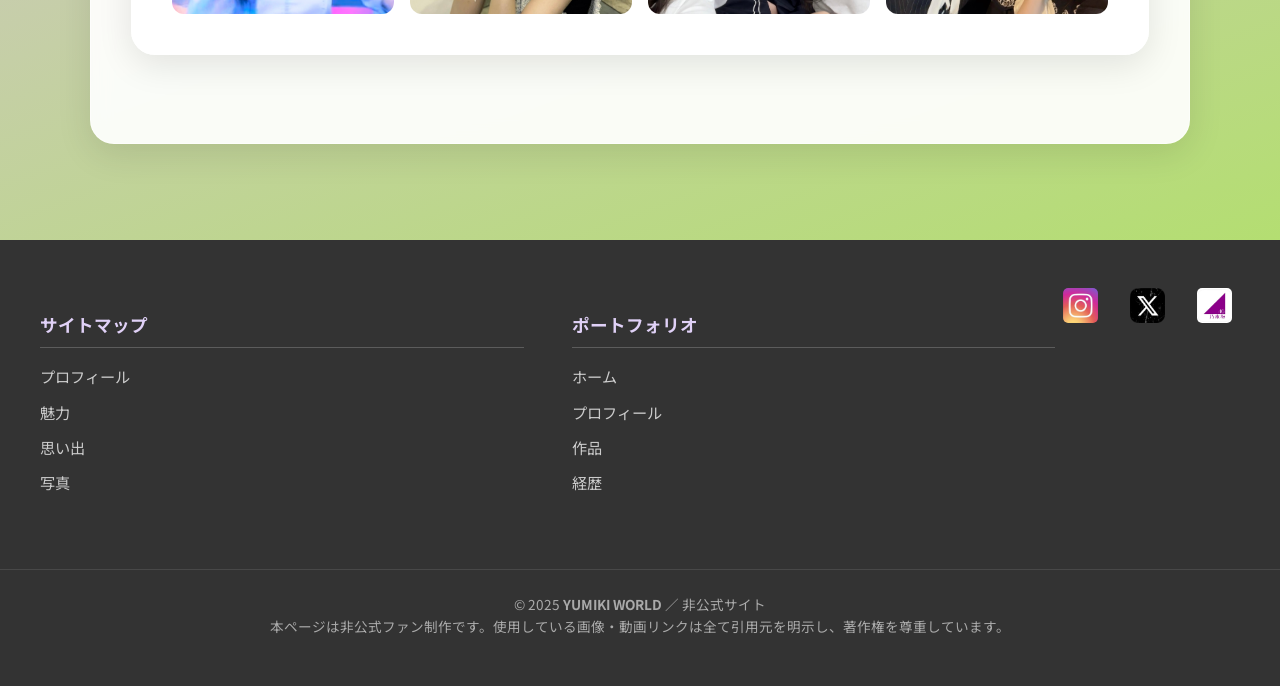
<file: yumiki/gallery.html>
<!DOCTYPE html>
<html lang="ja">
  <head>
    <meta charset="UTF-8" />
    <meta name="viewport" content="width=device-width, initial-scale=1.0" />
    <title>弓木奈於 推しサイト - YUMIKI WORLD</title>
    <link rel="stylesheet" href="css/yumiki_common.css" />
    <link rel="stylesheet" href="css/yumiki_gallery.css" />
    <link
      href="https://fonts.googleapis.com/css2?family=Noto+Sans+JP:wght@400;700&family=Poppins:wght@400;700&display=swap"
      rel="stylesheet"
    />
  </head>

  <body>
    <div class="page-background">
      <header id="site-header" class="top-header">
        <div class="header-inner">
          <a href="#" class="site-logo" onclick="showLoadingScreen('index.html'); return false;">YUMIKI WORLD</a>
          <nav class="main-nav">
            <a href="#" onclick="showLoadingScreen('../index.html'); return false;">ホーム</a>
            <a href="#" onclick="showLoadingScreen('../profile/index.html'); return false;">プロフィール</a>
            <a href="#" onclick="showLoadingScreen('../works/index.html'); return false;">作品</a>
            <a href="#" onclick="showLoadingScreen('../history/index.html'); return false;">経歴</a>
            <div class="dropdown">
                <a href="#" class="dropbtn">推し紹介</a>
                <div class="dropdown-content">
                    <a href="#" onclick="showLoadingScreen('index.html'); return false;">弓木奈於 トップ</a>
                    <a href="#" onclick="showLoadingScreen('profile.html'); return false;">弓木奈於 プロフィール</a>
                    <a href="#" onclick="showLoadingScreen('charm.html'); return false;">弓木奈於 魅力</a>
                    <a href="#" onclick="showLoadingScreen('.memory.html'); return false;">弓木奈於 思い出</a>
                    <a href="#" onclick="showLoadingScreen('gallery.html'); return false;">弓木奈於 写真</a>
                </div>
            </div>
          </nav>
          <div class="header-actions">
            <button id="theme-toggle-btn" class="theme-toggle">
              <svg xmlns="http://www.w3.org/2000/svg" width="24" height="24" viewBox="0 0 24 24" fill="none" stroke="currentColor" stroke-width="2" stroke-linecap="round" stroke-linejoin="round" class="feather feather-moon"><path d="M21 12.79A9 9 0 1 1 11.21 3 7 7 0 0 0 21 12.79z"></path></svg>
            </button>
            <div class="menu-toggle" id="mobile-menu-toggle">
                <span></span>
                <span></span>
                <span></span>
            </div>
          </div>
        </div>
      </header>
      <main class="main-content-area">
        <section class="top-banner-section">
            <div class="banner-row">
              <div class="left-banner-box">
                <div class="banner-overlay"></div>
                <div class="banner-text">
                  <h1>弓木奈於 推しサイト</h1>
                  <h2>〜YUMIKI WORLD〜</h2>
                  <nav class="main-nav2">
                    <a href="#" onclick="showLoadingScreen('profile.html'); return false;">プロフィール</a>
                    <a href="#" onclick="showLoadingScreen('charm.html'); return false;">魅力</a>
                    <a href="#" onclick="showLoadingScreen('memory.html'); return false;">思い出</a>
                    <a href="#" onclick="showLoadingScreen('gallery.html'); return false;">写真</a>
                  </nav>
                </div>
              </div>
              <div class="right-banner-box">
                <img src="images/yumiki-main.png" alt="弓木奈於" class="nao-photo" />
              </div>
              <img src="images/nogizaka-logo-banner.png" alt="乃木坂ロゴ" class="nogizaka-logo-center" />
            </div>
        </section>



      

      <main class="gallery-container">
        <section class="gallery-section photobook-section gallery-bg fade-in-section">
          <section class="gallery-section photobook-section">
            <h2 class="gallery-title">1st 写真集『天使だったのか』</h2>
            <div class="photobook-showcase">
              <div class="photobook-cover">
                <img
                  src="images/photobook_cover.jpg"
                  alt="弓木奈於 1st写真集 天使だったのか 表紙"
                />
              </div>
              <div class="photobook-description">
                <h3>25歳の誕生日、夢が叶った一冊。</h3>
                <p>
                  ファン待望の1st写真集は、彼女の「素の表情」をテーマにタイのプーケットとバンコクで撮影されました。水着やランジェリーショットにも初挑戦し、これまで見せたことのない大人びた表情から、いつもの太陽のような笑顔まで、弓木奈於の魅力が凝縮されています。
                </p>
                <p>
                  タイトルの『天使だったのか』は、総合プロデューサーの秋元康氏が命名。「大人の色気とかわいらしさが同居している、“天使”のような存在」という意味が込められており、まさに彼女の本質を表現した一冊です。
                </p>
              </div>
            </div>
            <div class="photobook-grid">
              <img
                src="images/photobook_offshot_1.jpg"
                alt="写真集オフショット1"
              />
              <img
                src="images/photobook_offshot_2.jpg"
                alt="写真集オフショット2"
              />
              <img
                src="images/photobook_offshot_3.jpg"
                alt="写真集オフショット3"
              />
              <img
                src="images/photobook_offshot_4.jpg"
                alt="写真集オフショット4"
              />
              <img
                src="images/photobook_offshot_5.jpg"
                alt="写真集オフショット5"
              />
              <img
                src="images/photobook_offshot_6.jpg"
                alt="写真集オフショット6"
              />
            </div>
          </section>
        </section>

        <section class="gallery-section photobook-section gallery-bg fade-in-section">
          <section class="gallery-section namashashin-section">
            <h2 class="gallery-title">生写真コレクション</h2>
            <div class="namashashin-guide">
              <div class="guide-item">
                <h4>価格</h4>
                <p>
                  乃木坂46は、ランダム生写真が<strong>5枚1セットで1,200円</strong>で販売されるのが基本です。
                </p>
              </div>
              <div class="guide-item">
                <h4>基本の種類</h4>
                <p>
                  1人のメンバーにつき、ポーズの違う<strong>「ヨリ」「チュウ」「ヒキ」の3種類</strong>が存在します。これを3種コンプ（コンプリート）と言います。
                </p>
              </div>
              <div class="guide-item">
                <h4>レアポーズ</h4>
                <p>
                  衣装によっては、稀に<strong>「座りヨリ」や「座りチュウ」</strong>といった特別なポーズが封入されることもあり、コレクションの楽しみの一つです。
                </p>
              </div>
            </div>
            <div class="namashashin-examples">
              <div class="example-item">
                <img
                  src="images/namashashin_yori.jpg"
                  alt="生写真 ヨリの例"
                /><span>ヨリ</span>
              </div>
              <div class="example-item">
                <img
                  src="images/namashashin_chuu.jpg"
                  alt="生写真 チュウの例"
                /><span>チュウ</span>
              </div>
              <div class="example-item">
                <img
                  src="images/namashashin_hiki.jpg"
                  alt="生写真 ヒキの例"
                /><span>ヒキ</span>
              </div>
              <div class="example-item">
                <img
                  src="images/namashashin_suwariyori.jpg"
                  alt="生写真 座りヨリの例"
                /><span>座りヨリ (レア)</span>
              </div>
              <div class="example-item">
                <img
                  src="images/namashashin_suwarichuu.jpg"
                  alt="生写真 座りチュウの例"
                /><span>座りチュウ (レア)</span>
              </div>
            </div>
          </section>
        </section>

        <section class="gallery-section photobook-section gallery-bg fade-in-section">
          <section class="gallery-section favorites-section">
            <h2 class="gallery-title">My Favorite Shots</h2>
            <div class="favorites-grid">
              <div class="favorite-item">
                <img src="images/fav_shot_01.jpg" alt="お気に入りショット1" />
              </div>
              <div class="favorite-item">
                <img src="images/fav_shot_02.jpg" alt="お気に入りショット2" />
              </div>
              <div class="favorite-item">
                <img src="images/fav_shot_03.jpg" alt="お気に入りショット3" />
              </div>
              <div class="favorite-item">
                <img src="images/fav_shot_04.jpg" alt="お気に入りショット4" />
              </div>
              <div class="favorite-item">
                <img src="images/fav_shot_05.jpg" alt="お気に入りショット5" />
              </div>
              <div class="favorite-item">
                <img src="images/fav_shot_06.jpg" alt="お気に入りショット6" />
              </div>
              <div class="favorite-item">
                <img src="images/fav_shot_07.jpg" alt="お気に入りショット7" />
              </div>
              <div class="favorite-item">
                <img src="images/fav_shot_08.jpg" alt="お気に入りショット8" />
              </div>
            </div>
          </section>
        </section>
      </main>

      <!-- フッター -->
     
      <footer class="footer fade-in-section">
        <div class="footer-container">
          <div class="footer-links">
            <div class="footer-column">
              <h4>サイトマップ</h4>
              <ul>
                <li><a href="#" onclick="showLoadingScreen('profile.html'); return false;">プロフィール</a></li>
                <li><a href="#" onclick="showLoadingScreen('charm.html'); return false;">魅力</a></li>
                <li><a href="#" onclick="showLoadingScreen('./memory.html'); return false;">思い出</a></li>
                <li><a href="#" onclick="showLoadingScreen('./gallery.html'); return false;">写真</a></li>
              </ul>
            </div>
            <div class="footer-column">
              <h4>ポートフォリオ</h4>
              <ul>
                <li><a href="#" onclick="showLoadingScreen('../index.html'); return false;">ホーム</a></li>
                <li><a href="#" onclick="showLoadingScreen('../profile/index.html'); return false;">プロフィール</a></li>
                <li><a href="#" onclick="showLoadingScreen('../works/index.html'); return false;">作品</a></li>
                <li><a href="#" onclick="showLoadingScreen('../history/index.html'); return false;">経歴</a></li>
              </ul>
            </div>
          </div>
          <div class="footer-sns">
            <a href="https://www.instagram.com/nao.yumiki_official/" target="_blank" rel="noopener noreferrer" class="sns-icon-button"><img src="images/instagram-icon.png" alt="Instagram" /></a>
            <a href="https://x.com/yumiki_1st?s=2" target="_blank" rel="noopener noreferrer" class="sns-icon-button"><img src="images/x-icon.png" alt="X" /></a>
            <a href="https://www.nogizaka46.com/s/n46/diary/MEMBER/list?ct=55387" target="_blank" rel="noopener noreferrer" class="sns-icon-button"><img src="images/nogizaka-icon-square.png" alt="乃木坂公式ブログ" /></a>
          </div>
        </div>
        <div class="footer-copyright">
          <p>
            © 2025 <strong> YUMIKI WORLD</strong> ／ 非公式サイト<br />
            本ページは非公式ファン制作です。使用している画像・動画リンクは全て引用元を明示し、著作権を尊重しています。
          </p>
        </div>
      </footer>
      <button id="scroll-to-top-btn" title="トップへ戻る">▲</button>
    </div>

    <div id="offcanvasMenu" class="offcanvas-menu">
      <a href="javascript:void(0)" class="closebtn" id="close-offcanvas">&times;</a>
      <div class="offcanvas-content">
          <img src="images/nogizaka-logo-banner.png" alt="乃木坂ロゴ" class="offcanvas-logo">
          <h2>サイトメニュー</h2>
          <nav class="offcanvas-nav">
              <a href="#" onclick="showLoadingScreen('../index.html'); return false;">ホーム</a>
              <a href="#" onclick="showLoadingScreen('../profile/index.html'); return false;">プロフィール</a>
              <a href="#" onclick="showLoadingScreen('../works/index.html'); return false;">作品</a>
              <a href="#" onclick="showLoadingScreen('../history/index.html'); return false;">経歴</a>
              
              <h2>Yumiki Page Menu</h2>
              
              <a href="#" onclick="showLoadingScreen('profile.html'); return false;">弓木奈於 プロフィール</a>
              <a href="#" onclick="showLoadingScreen('charm.html'); return false;">弓木奈於 魅力</a>
              <a href="#" onclick="showLoadingScreen('memory.html'); return false;">弓木奈於 思い出</a>
              <a href="#" onclick="showLoadingScreen('gallery.html'); return false;">弓木奈於 写真</a>
          </nav>
          <p class="offcanvas-catchphrase">
            〜YUMIKI WORLDへようこそ〜
          </p>
          <div class="footer-sns">
            <a href="https://www.instagram.com/nao.yumiki_official/" target="_blank" rel="noopener noreferrer" class="sns-icon-button"><img src="images/instagram-icon.png" alt="Instagram" /></a>
            <a href="https://x.com/yumiki_1st?s=2" target="_blank" rel="noopener noreferrer" class="sns-icon-button"><img src="images/x-icon.png" alt="X" /></a>
            <a href="https://www.nogizaka46.com/s/n46/diary/MEMBER/list?ct=55387" target="_blank" rel="noopener noreferrer" class="sns-icon-button"><img src="images/nogizaka-icon-square.png" alt="乃木坂公式ブログ" /></a>
          </div>
      </div>
  </div>
    <script src="yumiki_main.js"></script>
    <script src="../js/common.js"></script> 
          <div id="menuBackdrop" class="menu-backdrop"></div>
  </body>
</html>
</file>
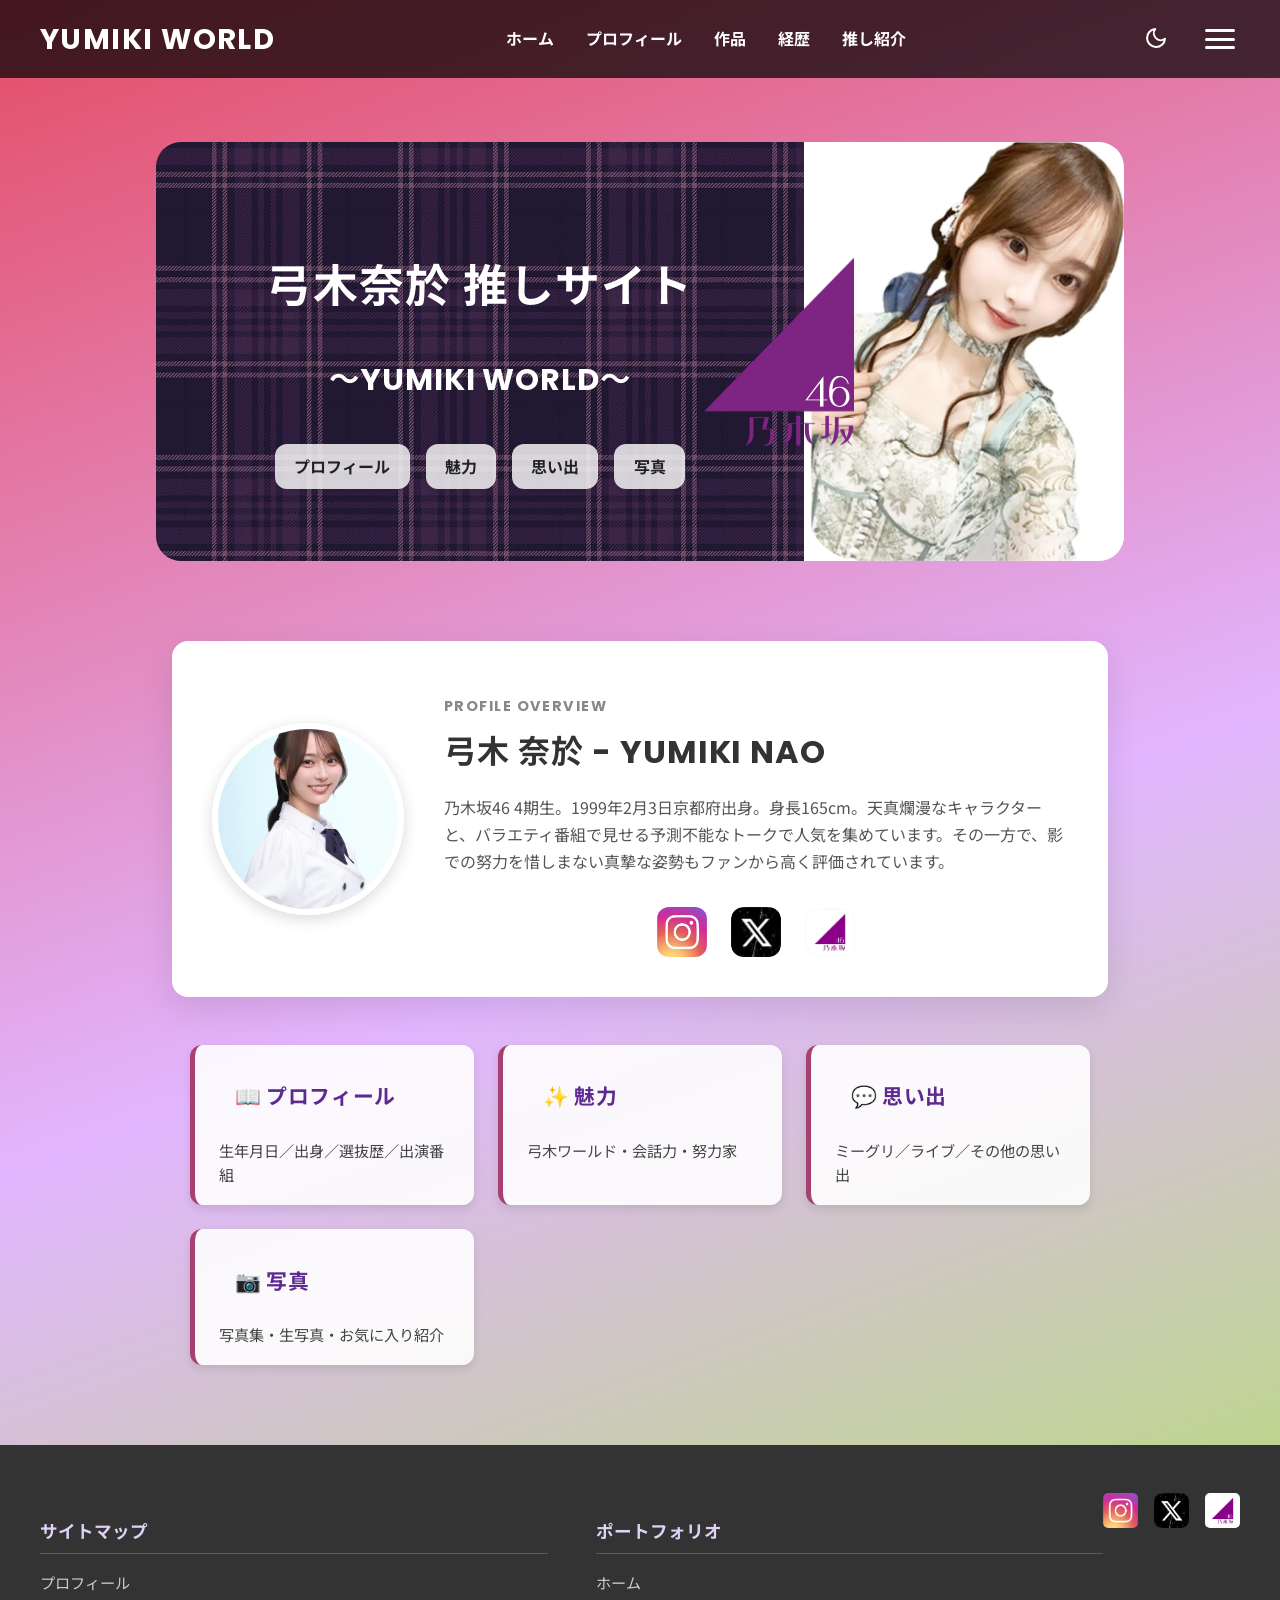
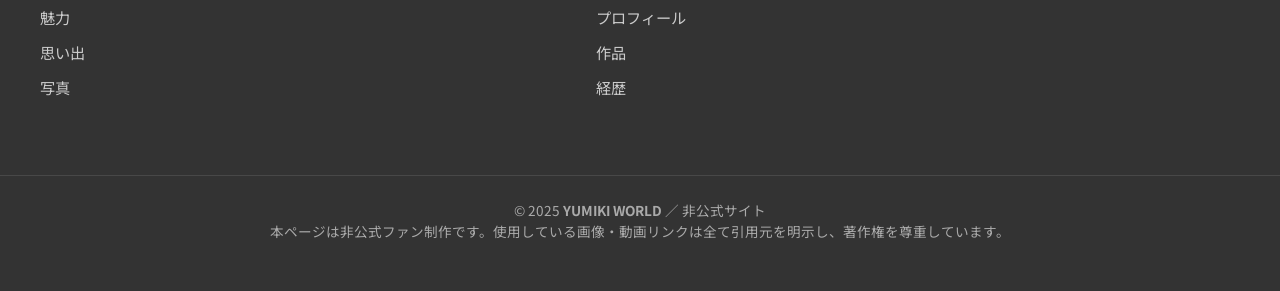
<file: yumiki/yumiki_index.html>
<!DOCTYPE html>
<html lang="ja">
  <head>
    <meta charset="UTF-8" />
    <meta name="viewport" content="width=device-width, initial-scale=1.0" />
    <title>弓木奈於 推しサイト - YUMIKI WORLD</title>
    <link rel="stylesheet" href="css/yumiki_common.css" />
    <link rel="stylesheet" href="css/yumiki_index.css" />
    <link
      href="https://fonts.googleapis.com/css2?family=Noto+Sans+JP:wght@400;700&family=Poppins:wght@400;700&display=swap"
      rel="stylesheet"
    />
  </head>

  <body>
    <div class="page-background">
      <header id="site-header" class="top-header">
        <div class="header-inner">
          <a href="#" class="site-logo" onclick="showLoadingScreen('index.html'); return false;">YUMIKI WORLD</a>
          <nav class="main-nav">
            <a href="#" onclick="showLoadingScreen('../index.html'); return false;">ホーム</a>
            <a href="#" onclick="showLoadingScreen('../profile/index.html'); return false;">プロフィール</a>
            <a href="#" onclick="showLoadingScreen('../works/index.html'); return false;">作品</a>
            <a href="#" onclick="showLoadingScreen('../history/index.html'); return false;">経歴</a>
            <div class="dropdown">
                <a href="#" class="dropbtn">推し紹介</a>
                <div class="dropdown-content">
                    <a href="#" onclick="showLoadingScreen('index.html'); return false;">弓木奈於 トップ</a>
                    <a href="#" onclick="showLoadingScreen('profile.html'); return false;">弓木奈於 プロフィール</a>
                    <a href="#" onclick="showLoadingScreen('charm.html'); return false;">弓木奈於 魅力</a>
                    <a href="#" onclick="showLoadingScreen('.memory.html'); return false;">弓木奈於 思い出</a>
                    <a href="#" onclick="showLoadingScreen('gallery.html'); return false;">弓木奈於 写真</a>
                </div>
            </div>
          </nav>
          <div class="header-actions">
            <button id="theme-toggle-btn" class="theme-toggle">
              <svg xmlns="http://www.w3.org/2000/svg" width="24" height="24" viewBox="0 0 24 24" fill="none" stroke="currentColor" stroke-width="2" stroke-linecap="round" stroke-linejoin="round" class="feather feather-moon"><path d="M21 12.79A9 9 0 1 1 11.21 3 7 7 0 0 0 21 12.79z"></path></svg>
            </button>
            <div class="menu-toggle" id="mobile-menu-toggle">
                <span></span>
                <span></span>
                <span></span>
            </div>
          </div>
        </div>
      </header>
      <main class="main-content-area">
        <section class="top-banner-section">
            <div class="banner-row">
              <div class="left-banner-box">
                <div class="banner-overlay"></div>
                <div class="banner-text">
                  <h1>弓木奈於 推しサイト</h1>
                  <h2>〜YUMIKI WORLD〜</h2>
                  <nav class="main-nav2">
                    <a href="#" onclick="showLoadingScreen('rofile.html'); return false;">プロフィール</a>
                    <a href="#" onclick="showLoadingScreen('charm.html'); return false;">魅力</a>
                    <a href="#" onclick="showLoadingScreen('memory.html'); return false;">思い出</a>
                    <a href="#" onclick="showLoadingScreen('gallery.html'); return false;">写真</a>
                  </nav>
                </div>
              </div>
              <div class="right-banner-box">
                <img src="images/yumiki-main.png" alt="弓木奈於" class="nao-photo" />
              </div>
              <img src="images/nogizaka-logo-banner.png" alt="乃木坂ロゴ" class="nogizaka-logo-center" />
            </div>
        </section>
        <section class="hero-yumiki-overview">
            <div class="hero-yumiki-content-card">
                <div class="hero-yumiki-profile-image">
                    <img src="images/nao_main.jpg" alt="弓木奈於 プロフィール画像" />
                </div>
                <div class="hero-yumiki-text">
                    <p class="hero-yumiki-label">PROFILE OVERVIEW</p>
                    <h1 class="hero-yumiki-title">弓木 奈於 - YUMIKI NAO</h1>
                    <p class="hero-yumiki-description">乃木坂46 4期生。1999年2月3日京都府出身。身長165cm。天真爛漫なキャラクターと、バラエティ番組で見せる予測不能なトークで人気を集めています。その一方で、影での努力を惜しまない真摯な姿勢もファンから高く評価されています。</p>
                    <div class="sns-icons">
                      <a href="https://www.instagram.com/nao.yumiki_official/" target="_blank" rel="noopener noreferrer" class="sns-icon-button">
                          <img src="images/instagram-icon.png" alt="Instagram" class="sns-icon" />
                      </a>
                      <a href="https://x.com/yumiki_1st?s=2" target="_blank" rel="noopener noreferrer" class="sns-icon-button">
                          <img src="images/x-icon.png" alt="X（旧Twitter）" class="sns-icon" />
                      </a>
                      <a href="https://www.nogizaka46.com/s/n46/diary/MEMBER/list?ct=55387" target="_blank" rel="noopener noreferrer" class="sns-icon-button">
                          <img src="images/nogizaka-icon-square.png" alt="乃木坂公式ブログ" class="sns-icon" />
                      </a>
                    </div>
            </div>
        </section>

    

        <section class="info-cards-section fade-in-section">
            <div class="info-card">
              <h3>
                <a href="#" class="card-link" onclick="showLoadingScreen('profile.html'); return false;"> 📖 プロフィール</a>
              </h3>
              <p>生年月日／出身／選抜歴／出演番組</p>
            </div>

            <div class="info-card">
              <h3><a href="#" class="card-link" onclick="showLoadingScreen('charm.html'); return false;"> ✨ 魅力</a></h3>
              <p>弓木ワールド・会話力・努力家</p>
            </div>

            <div class="info-card">
              <h3><a href="#" class="card-link" onclick="showLoadingScreen('memory.html'); return false;"> 💬 思い出</a></h3>
              <p>ミーグリ／ライブ／その他の思い出</p>
            </div>

            <div class="info-card">
              <h3><a href="#" class="card-link" onclick="showLoadingScreen('gallery.html'); return false;"> 📷 写真</a></h3>
              <p>写真集・生写真・お気に入り紹介</p>
            </div>
        </section>
      </main>

      <footer class="footer fade-in-section">
        <div class="footer-container">
          <div class="footer-links">
            <div class="footer-column">
              <h4>サイトマップ</h4>
              <ul>
                <li><a href="#" onclick="showLoadingScreen('profile.html'); return false;">プロフィール</a></li>
                <li><a href="#" onclick="showLoadingScreen('charm.html'); return false;">魅力</a></li>
                <li><a href="#" onclick="showLoadingScreen('./memory.html'); return false;">思い出</a></li>
                <li><a href="#" onclick="showLoadingScreen('./gallery.html'); return false;">写真</a></li>
              </ul>
            </div>
            <div class="footer-column">
              <h4>ポートフォリオ</h4>
              <ul>
                <li><a href="#" onclick="showLoadingScreen('../index.html'); return false;">ホーム</a></li>
                <li><a href="#" onclick="showLoadingScreen('../profile/index.html'); return false;">プロフィール</a></li>
                <li><a href="#" onclick="showLoadingScreen('../works/index.html'); return false;">作品</a></li>
                <li><a href="#" onclick="showLoadingScreen('../history/index.html'); return false;">経歴</a></li>
              </ul>
            </div>
          </div>
          <div class="footer-sns">
            <a href="https://www.instagram.com/nao.yumiki_official/" target="_blank" rel="noopener noreferrer" class="sns-icon-button"><img src="images/instagram-icon.png" alt="Instagram" /></a>
            <a href="https://x.com/yumiki_1st?s=2" target="_blank" rel="noopener noreferrer" class="sns-icon-button"><img src="images/x-icon.png" alt="X" /></a>
            <a href="https://www.nogizaka46.com/s/n46/diary/MEMBER/list?ct=55387" target="_blank" rel="noopener noreferrer" class="sns-icon-button"><img src="images/nogizaka-icon-square.png" alt="乃木坂公式ブログ" /></a>
          </div>
        </div>
        <div class="footer-copyright">
          <p>
            © 2025 <strong> YUMIKI WORLD</strong> ／ 非公式サイト<br />
            本ページは非公式ファン制作です。使用している画像・動画リンクは全て引用元を明示し、著作権を尊重しています。
          </p>
        </div>
      </footer>
      <button id="scroll-to-top-btn" title="トップへ戻る">▲</button>
    </div>

    <div id="offcanvasMenu" class="offcanvas-menu">
      <a href="javascript:void(0)" class="closebtn" id="close-offcanvas">&times;</a>
      <div class="offcanvas-content">
          <img src="images/nogizaka-logo-banner.png" alt="乃木坂ロゴ" class="offcanvas-logo">
          <h2>サイトメニュー</h2>
          <nav class="offcanvas-nav">
              <a href="#" onclick="showLoadingScreen('../index.html'); return false;">ホーム</a>
              <a href="#" onclick="showLoadingScreen('../profile/index.html'); return false;">プロフィール</a>
              <a href="#" onclick="showLoadingScreen('../works/index.html'); return false;">作品</a>
              <a href="#" onclick="showLoadingScreen('../history/index.html'); return false;">経歴</a>
              
              <h2>Yumiki Page Menu</h2>
              
              <a href="#" onclick="showLoadingScreen('profile.html'); return false;">弓木奈於 プロフィール</a>
              <a href="#" onclick="showLoadingScreen('charm.html'); return false;">弓木奈於 魅力</a>
              <a href="#" onclick="showLoadingScreen('memory.html'); return false;">弓木奈於 思い出</a>
              <a href="#" onclick="showLoadingScreen('gallery.html'); return false;">弓木奈於 写真</a>
          </nav>
          <p class="offcanvas-catchphrase">
            〜YUMIKI WORLDへようこそ〜
          </p>
          <div class="footer-sns">
            <a href="https://www.instagram.com/nao.yumiki_official/" target="_blank" rel="noopener noreferrer" class="sns-icon-button"><img src="images/instagram-icon.png" alt="Instagram" /></a>
            <a href="https://x.com/yumiki_1st?s=2" target="_blank" rel="noopener noreferrer" class="sns-icon-button"><img src="images/x-icon.png" alt="X" /></a>
            <a href="https://www.nogizaka46.com/s/n46/diary/MEMBER/list?ct=55387" target="_blank" rel="noopener noreferrer" class="sns-icon-button"><img src="images/nogizaka-icon-square.png" alt="乃木坂公式ブログ" /></a>
          </div>
      </div>
  </div>
    <script src="yumiki_main.js"></script>
    <script src="../js/common.js"></script> 
          <div id="menuBackdrop" class="menu-backdrop"></div>
  </body>
</html>
</file>
<file: css/common.css>
/*
 * スタイルシート：ウェブサイト共通スタイル
 *
 * このファイルは、ヘッダー、フッター、ナビゲーション、
 * および基本的なレスポンシブデザインのスタイルを定義します。
 */

/* ==========================================================
 * カラー変数と基本設定
 * ========================================================== */

 :root {
    --background-color: #fefeff; /* 背景色（ライトモード） */
    --text-color: #333; /* 主要テキスト色（ライトモード） */
    --primary-color: #f72c2c; /* メインのアクセント色（赤） */
    --secondary-bg-color: #f7f7f7; /* セクションの背景色（ライトモード） */
    --card-bg-color: #fff; /* カードの背景色（ライトモード） */
    --card-shadow-color: rgba(0, 0, 0, 0.1); /* カードの影（ライトモード） */
    --footer-bg-color: #101c38; /* フッター背景色 */
    --footer-text-color: #fff; /* フッターテキスト色 */
    --header-bg-color-transparent: rgba(0, 0, 0, 0.8); /* ヘッダーの初期背景色 */
    --header-bg-color-scrolled: rgba(16, 28, 56, 0.98); /* スクロール時のヘッダー背景色 */
    --header-text-color: #fff; /* ヘッダーテキスト色 */
    --link-color-footer: #ccc; /* フッターリンク色 */
    --copyright-color: #888; /* コピーライト色 */
    --modal-bg-color: #fff; /* モーダル背景色 */
    --modal-text-color: #333; /* モーダルテキスト色 */
    --modal-border-color: #eee; /* モーダルボーダー色 */
  }
  
  body.dark-mode {
    --background-color: #121212;
    --text-color: #f1f1f1;
    --primary-color: #f72c2c;
    --secondary-bg-color: #1e1e1e;
    --card-bg-color: #2b2b2b;
    --card-shadow-color: rgba(255, 255, 255, 0.1);
    --footer-bg-color: #000;
    --footer-text-color: #fff;
    --header-bg-color-transparent: rgba(0, 0, 0, 0.9);
    --header-bg-color-scrolled: rgba(0, 0, 0, 0.98);
    --header-text-color: #fff;
    --link-color-footer: #aaa;
    --copyright-color: #777;
    --modal-bg-color: #2b2b2b;
    --modal-text-color: #f1f1f1;
    --modal-border-color: #444;
  }
  
  
  /* HTMLとボディの基本スタイル */
  html,
  body {
    margin: 0;
    padding: 0;
    font-family: "Noto Sans JP", sans-serif;
    background-color: var(--background-color);
    color: var(--text-color);
    line-height: 1.8;
    scroll-behavior: smooth;
    transition: background-color 0.3s ease, color 0.3s ease; /* テーマ切り替え時のスムーズな変化 */
  }
  
  /* 主要な見出しとタイトルのフォント設定 */
  h1, h2, h3, h4,
  .hero-title,
  .offcanvas-content h2,
  .offcanvas-nav a {
    font-family: "Poppins", "Noto Sans JP", sans-serif;
    font-weight: 700;
    letter-spacing: 0.05em;
    text-transform: uppercase;
  }
  
  /* リンクの基本スタイル */
  a {
    text-decoration: none;
    color: inherit;
    transition: color 0.3s ease;
  }
  
  /* ==========================================================
   * ヘッダー
   * ========================================================== */
  
  /* トップヘッダーの固定スタイル */
  .top-header {
    position: fixed;
    top: 0;
    left: 0;
    width: 100%;
    z-index: 100;
    transition: background-color 0.3s ease-in-out;
    color: var(--header-text-color);
    background-color: transparent; /* 初期は透明 */
  }
  
  /* スクロール時のヘッダースタイル */
  .top-header.scrolled {
    background-color: var(--header-bg-color-scrolled);
    box-shadow: 0 2px 10px rgba(0, 0, 0, 0.2);
  }
  
  /* ヘッダー内部のコンテナ */
  .header-inner {
    max-width: 1200px;
    margin: 0 auto;
    display: flex;
    justify-content: space-between;
    align-items: center;
    padding: 1.5rem 2rem;
  }
  
  /* サイトロゴのスタイル */
  .site-logo {
    font-family: "Poppins", sans-serif;
    font-weight: 900;
    font-size: 1.8rem;
    color: var(--header-text-color);
    transition: color 0.3s ease-in-out;
  }
  
  /* スクロール時にロゴの色を赤に */
  .top-header.scrolled .site-logo {
    color: var(--primary-color);
  }
  
  /* メインナビゲーション */
  .main-nav a {
    margin-left: 2.5rem;
    font-weight: 500;
    color: var(--header-text-color);
    position: relative;
    transition: color 0.3s ease;
  }
  
  /* ホバー時の下線アニメーション */
  .main-nav a::after {
    content: '';
    position: absolute;
    left: 0;
    bottom: -5px;
    width: 100%;
    height: 2px;
    background-color: var(--primary-color);
    transform: scaleX(0);
    transition: transform 0.3s ease;
  }
  
  .main-nav a:hover::after {
    transform: scaleX(1);
  }
  
  /* ヘッダー内のアクション（テーマ切り替えとメニューアイコン） */
  .header-actions {
    display: flex;
    align-items: center;
    gap: 1.5rem;
  }
  
  /* テーマ切り替えボタン */
  .theme-toggle {
    background: none;
    border: none;
    cursor: pointer;
    color: var(--header-text-color);
    transition: color 0.3s ease;
    padding: 0; /* 余分なパディングを削除 */
  }
  
  .theme-toggle svg {
    width: 24px;
    height: 24px;
  }
  
  .theme-toggle:hover {
    color: var(--primary-color);
  }
  
  /* ==========================================================
   * オフキャンバスメニュー (モバイル用)
   * ========================================================== */
  
  /* ハンバーガーメニューアイコン */
  .menu-toggle {
    display: none; /* デスクトップでは非表示 */
    flex-direction: column;
    justify-content: space-around;
    width: 30px; /* アイコンの幅 */
    height: 25px; /* アイコンの高さ */
    cursor: pointer;
    z-index: 110;
    padding: 5px; /* クリックしやすいようにパディングを追加 */
  }
  
  /* ホバー時の色変化 */
  .menu-toggle:hover span {
    background-color: var(--primary-color); /* ホバーでプライマリカラーに */
  }
  
  .menu-toggle span {
    display: block;
    width: 100%;
    height: 3px;
    background-color: var(--header-text-color); /* ヘッダーのテキスト色に合わせる */
    border-radius: 2px;
    transition: all 0.3s ease-in-out;
  }
  
  /* ハンバーガーアイコンのアニメーション（X字に変化） */
  .menu-toggle.is-active span:nth-child(1) {
    transform: translateY(11px) rotate(45deg);
  }
  
  .menu-toggle.is-active span:nth-child(2) {
    opacity: 0;
  }
  
  .menu-toggle.is-active span:nth-child(3) {
    transform: translateY(-11px) rotate(-45deg);
  }
  
  /* オフキャンバスメニュー本体 */
  .offcanvas-menu {
    position: fixed;
    top: 0;
    right: 0; /* 右端からスライドイン */
    width: 0; /* 初期状態では幅0 */
    max-width: 300px; /* 最大幅 */
    height: 100%;
    background-color: #222; /* メニューの背景色 */
    overflow-x: hidden;
    transition: width 0.4s ease-in-out; /* 幅のアニメーション */
    z-index: 100;
    box-shadow: -5px 0 15px rgba(0, 0, 0, 0.3);
    display: flex;
    flex-direction: column;
    align-items: center;
    padding-top: 60px; /* 上部にスペース */
  }
  
  .offcanvas-menu.is-open {
    width: 100%; /* 開いたときの幅（モバイル） */
    max-width: 300px; /* 開いたときの最大幅 */
  }
  
  .offcanvas-content {
    text-align: center;
    width: 100%;
    padding: 20px;
    box-sizing: border-box;
    color: #f1f1f1; /* コンテンツ全体のデフォルト色 */
  }
  
  .offcanvas-logo {
    width: 120px;
    margin-bottom: 25px;
    filter: drop-shadow(0 0 5px rgba(255, 255, 255, 0.2));
  }
  
  .offcanvas-content h2 {
    font-size: 1.4rem;
    color: #f1f1f1;
    margin-bottom: 30px;
    letter-spacing: 0.05em;
    text-transform: uppercase;
  }
  
  .offcanvas-nav {
    list-style: none;
    padding: 0;
    margin: 0;
  }
  
  .offcanvas-nav a {
    display: block;
    padding: 12px 0;
    color: #fff;
    font-size: 1.1rem;
    font-weight: 500;
    letter-spacing: 0.03em;
    text-transform: uppercase;
    transition: color 0.3s ease, background-color 0.3s ease;
    border-bottom: 1px solid rgba(255, 255, 255, 0.1);
  }
  
  .offcanvas-nav a:hover {
    color: var(--primary-color);
    background-color: rgba(255, 255, 255, 0.05);
  }
  
  .offcanvas-nav a:last-child {
    border-bottom: none;
  }
  
  .offcanvas-catchphrase {
    font-size: 0.9rem;
    color: #aaa;
    margin-top: 30px;
    font-style: italic;
  }
  
  .offcanvas-social-links {
    display: flex;
    justify-content: center;
    gap: 15px;
    margin-top: 40px;
  }
  
  .offcanvas-social-links img {
    width: 30px;
    height: 30px;
    opacity: 0.7;
    transition: opacity 0.3s ease;
  }
  
  .offcanvas-social-links img:hover {
    opacity: 1;
  }
  
  .offcanvas-menu .closebtn {
    position: absolute;
    top: 20px;
    left: 20px; /* 左上に配置 */
    font-size: 2.5rem;
    color: #fff;
    text-decoration: none;
    transition: transform 0.3s ease, color 0.3s ease;
  }
  
  .offcanvas-menu .closebtn:hover {
    color: var(--primary-color);
    transform: rotate(90deg);
  }
  
  /* メニュー表示時の背景オーバーレイ */
  .menu-backdrop {
    position: fixed;
    top: 0;
    left: 0;
    width: 100%;
    height: 100%;
    background-color: rgba(0, 0, 0, 0.6);
    z-index: 99;
    opacity: 0;
    visibility: hidden;
    transition: opacity 0.4s ease-in-out, visibility 0.4s ease-in-out;
  }
  
  .menu-backdrop.is-active {
    opacity: 1;
    visibility: visible;
  }
  
  /* ==========================================================
   * フッター
   * ========================================================== */
  
  .footer {
    background: var(--footer-bg-color);
    color: var(--footer-text-color);
    padding: 4rem 2rem 1.5rem;
    font-size: 0.9rem;
  }
  
  .footer-container {
    max-width: 1200px;
    margin: 0 auto;
    padding-bottom: 2rem;
    border-bottom: 1px solid rgba(255, 255, 255, 0.1); /* 修正: ダークモード対応 */
  }
  
  .footer-links {
    display: grid;
    grid-template-columns: repeat(auto-fit, minmax(200px, 1fr));
    gap: 2rem;
    margin-bottom: 3rem;
  }
  
  .footer-links h4 {
    font-size: 1.2rem;
    font-weight: bold;
    margin-bottom: 1rem;
    color: var(--footer-text-color);
  }
  
  .footer-links ul {
    list-style: none;
    padding: 0;
    margin: 0;
  }
  
  .footer-links ul li {
    margin-bottom: 0.5rem;
  }
  
  .footer-links ul li a {
    color: var(--link-color-footer);
  }
  
  .footer-links ul li a:hover {
    color: var(--primary-color);
  }
  
  .footer-brand {
    text-align: center;
    margin-bottom: 2rem;
  }
  
  .footer-logo {
    display: block;
    font-size: 2rem;
    font-weight: 900;
    font-family: "Poppins", sans-serif;
    color: var(--primary-color);
    margin-bottom: 1rem;
  }
  
  .footer-sns {
    display: flex;
    justify-content: center;
    gap: 1.5rem;
  }
  
  .footer-sns img {
    width: 35px;
    height: 35px;
    opacity: 0.8;
    transition: opacity 0.3s ease;
  }
  
  .footer-sns img:hover {
    opacity: 1;
  }
  
  .footer-copyright {
    text-align: center;
    margin-top: 2rem;
    font-size: 0.8rem;
    color: var(--copyright-color);
  }
  
  /* ==========================================================
   * トップへ戻るボタン
   * ========================================================== */
  
  #scroll-to-top-btn {
    position: fixed;
    bottom: 20px;
    right: 20px;
    width: 50px;
    height: 50px;
    background-color: var(--primary-color);
    color: #fff;
    border: none;
    border-radius: 50%;
    cursor: pointer;
    font-size: 1.5rem;
    font-weight: bold;
    display: none;
    box-shadow: 0 4px 15px rgba(0, 0, 0, 0.3);
    transition: opacity 0.3s ease, transform 0.3s ease;
    z-index: 99;
  }
  
  #scroll-to-top-btn.show {
    display: block;
    transform: translateY(0);
  }
  
  /* ==========================================================
   * スクロールフェードイン共通スタイル
   * ========================================================== */
  
  .fade-in-section {
    opacity: 0;
    transform: translateY(20px);
    transition: opacity 0.6s ease-out, transform 0.6s ease-out;
  }
  
  .fade-in-section.is-visible {
    opacity: 1;
    transform: translateY(0);
  }
  
  /* ==========================================================
   * レスポンシブ対応
   * ========================================================== */
  
  @media (max-width: 768px) {
    .header-inner {
      padding: 1rem;
    }
  
    .main-nav {
      display: none;
    }
  
    .menu-toggle {
      display: flex;
    }
  
    .top-header.scrolled {
       background-color: var(--header-bg-color-scrolled);
    }
    
    .footer-links {
      grid-template-columns: 1fr;
    }
  }
</file>
<file: css/profile.css>
/* ==========================================================
 * プロフィールページ固有スタイル (profile/css/style.css)
 * ========================================================== */

/* ヒーローセクション (プロフィール画像とタイトル) */
.hero-section {
    position: relative;
    width: 100%;
    min-height: 40vh; /* 最小高さを確保 */
    background-color: var(--primary-color); /* メインカラーの背景 */
    display: flex;
    justify-content: center;
    align-items: center;
    text-align: center;
    color: #fff;
    overflow: hidden;
    padding: 4rem 2rem;
  }
  
  .hero-content {
    z-index: 1;
    position: relative;
  }
  
  .profile-hero-image {
    width: 180px; /* 画像サイズ調整 */
    height: 180px;
    border-radius: 50%; /* 丸形に */
    object-fit: cover;
    border: 5px solid rgba(255, 255, 255, 0.8); /* 白いボーダー */
    box-shadow: 0 0 15px rgba(0, 0, 0, 0.3);
    margin-bottom: 1.5rem;
  }
  
  .hero-title {
    font-size: clamp(2.5rem, 5vw, 4rem);
    font-weight: 900;
    margin-bottom: 0.5rem;
    text-shadow: 0 4px 8px rgba(0, 0, 0, 0.4);
  }
  
  .hero-subtitle {
    font-size: clamp(1rem, 2vw, 1.5rem);
    font-weight: 300;
    text-shadow: 0 2px 4px rgba(0, 0, 0, 0.3);
  }
  
  /* 概要セクション */
  .overview-section {
    background-color: var(--background-color); /* グローバルな背景色 */
    padding: 6rem 2rem;
  }
  
  .overview-grid {
    display: grid;
    grid-template-columns: repeat(auto-fit, minmax(300px, 1fr));
    gap: 3rem;
    align-items: start; /* 上揃え */
  }
  
  .overview-item h3 {
    font-size: 1.8rem;
    color: var(--primary-color);
    margin-bottom: 1rem;
    border-bottom: 2px solid var(--primary-color);
    padding-bottom: 0.5rem;
    display: inline-block; /* 下線をコンテンツ幅に合わせる */
  }
  
  .overview-item p, .overview-item ul {
    font-size: 1.1rem;
    line-height: 1.8;
    color: var(--text-color);
  }
  
  .overview-item ul {
    list-style: none;
    padding-left: 20px; /* アイコン分のインデント */
  }
  
  .overview-item ul li {
    position: relative;
    margin-bottom: 0.5rem;
  }
  
  .overview-item ul li::before {
    content: "▶"; /* 矢印アイコン */
    color: var(--primary-color);
    position: absolute;
    left: -20px;
  }
  
  /* 詳細プロフィールセクション */
  .detail-profile-section {
    background-color: var(--secondary-bg-color); /* グローバルなサブ背景色 */
    padding: 6rem 2rem;
  }
  
  .detail-grid {
    display: grid;
    grid-template-columns: repeat(auto-fit, minmax(350px, 1fr));
    gap: 3rem;
  }
  
  .detail-item {
    background-color: var(--card-bg-color); /* カード背景色 */
    padding: 2.5rem;
    border-radius: 12px;
    box-shadow: 0 8px 20px var(--card-shadow-color);
  }
  
  .detail-item h3 {
    font-size: 1.6rem;
    color: var(--primary-color);
    margin-bottom: 1rem;
    border-bottom: 1px solid var(--border-color);
    padding-bottom: 0.5rem;
  }
  
  .detail-item p {
    font-size: 1rem;
    line-height: 1.7;
    color: var(--text-color);
    margin-bottom: 1rem;
  }
  
  .detail-item p strong {
    color: var(--primary-color);
  }
  
  /* スキル・ツールセクション */
  .skills-tools-section {
    background-color: var(--background-color);
    padding: 6rem 2rem;
  }
  
  .skills-grid {
    display: grid;
    grid-template-columns: repeat(auto-fit, minmax(280px, 1fr));
    gap: 2.5rem;
  }
  
  .skill-category {
    background-color: var(--card-bg-color);
    padding: 2rem;
    border-radius: 12px;
    box-shadow: 0 5px 15px var(--card-shadow-color);
  }
  
  .skill-category h3 {
    font-size: 1.5rem;
    color: var(--primary-color);
    margin-bottom: 1.2rem;
    text-align: center;
  }
  
  .skill-category ul {
    list-style: none;
    padding: 0;
    margin: 0;
    text-align: center;
  }
  
  .skill-category ul li {
    font-size: 1.1rem;
    margin-bottom: 0.5rem;
    color: var(--text-color);
  }
  
  /* お問い合わせCTAセクション */
  .contact-cta-section {
    background-color: var(--secondary-bg-color);
    padding: 6rem 2rem;
  }
  
  .contact-cta-section p {
    font-size: 1.2rem;
    max-width: 700px;
    margin: 0 auto 2.5rem;
    color: var(--text-color);
  }
  
  .cta-button { /* common.cssで定義済みのスタイルをオーバーライド */
    background-color: var(--primary-color);
    color: #fff;
    padding: 1rem 3rem;
    font-size: 1.1rem;
    border-radius: 50px; /* より丸いボタン */
    box-shadow: 0 4px 15px rgba(0, 0, 0, 0.2);
    transition: all 0.3s ease;
  }
  
  .cta-button:hover {
    background-color: #e60000;
    transform: translateY(-3px);
    box-shadow: 0 6px 20px rgba(0, 0, 0, 0.3);
  }
  
  
  /* レスポンシブ対応 */
  @media (max-width: 768px) {
    .hero-section {
      min-height: 30vh;
      padding: 3rem 1rem;
    }
    .profile-hero-image {
      width: 150px;
      height: 150px;
    }
    .hero-title {
      font-size: 2rem;
    }
    .hero-subtitle {
      font-size: 1.2rem;
    }
    .overview-section,
    .detail-profile-section,
    .skills-tools-section,
    .contact-cta-section {
      padding: 4rem 1rem;
    }
    .overview-grid,
    .detail-grid,
    .skills-grid {
      grid-template-columns: 1fr;
    }
    .overview-item h3,
    .detail-item h3,
    .skill-category h3 {
      font-size: 1.5rem;
    }
    .overview-item p, .overview-item ul,
    .detail-item p,
    .skill-category ul li {
      font-size: 0.95rem;
    }
  }
  
  @media (max-width: 480px) {
    .hero-section {
      min-height: 25vh;
    }
    .profile-hero-image {
      width: 120px;
      height: 120px;
    }
    .hero-title {
      font-size: 1.8rem;
    }
    .hero-subtitle {
      font-size: 1rem;
    }
    .cta-button {
      padding: 0.8rem 2rem;
      font-size: 1rem;
    }
  }
</file>
<file: css/loading.css>
:root {
    --primary-color: #f72c2c;
    --bg-color: #000;
    --text-color: #ffffff;
    --accent-color: #e0e0e0;
  }
  
  body {
    margin: 0;
    font-family: 'Poppins', 'Noto Sans JP', sans-serif;
    background-color: var(--bg-color);
    color: var(--text-color);
    overflow: hidden;
  }
  
  /* loading-screen 全体のスタイル */
  .loading-screen {
    position: fixed;
    top: 0;
    left: 0;
    width: 100%;
    height: 100%;
    display: flex;
    justify-content: center;
    align-items: center;
    background-color: #000;
    z-index: 99999;
    opacity: 1;
    transition: opacity 0.5s ease-out, background-color 0.5s ease-out; /* アニメーション時間を短縮 */
  }
  
  /* 画面を白く発光させてフェードアウトさせる演出 */
  .loading-screen.fade-out-bright {
    background-color: #fff;
    opacity: 0;
    visibility: hidden;
    box-shadow: 0 0 100px 50px rgba(255, 255, 255, 0.8);
    transition: opacity 0.8s ease-out, background-color 0.8s ease-out, box-shadow 0.8s ease-out, visibility 0s 0.8s; /* アニメーション時間を短縮 */
  }
  
  /* loading-content コンテナ */
  .loading-content {
    text-align: center;
    position: relative;
    z-index: 10;
    opacity: 0;
    transform: scale(0.8);
    animation: contentFadeInScale 0.8s ease-out forwards; /* アニメーション時間を短縮 */
    animation-delay: 0.3s; /* 開始タイミングを早める */
    color: #fff;
    transition: opacity 0.5s ease-out, transform 0.5s ease-out;
  }
  
  /* ローディング完了時にコンテンツをフェードアウトさせるためのクラス */
  .loading-screen.fade-out-bright .loading-content {
    opacity: 0;
    transform: scale(0.8);
  }
  
  /* ロゴアニメーション */
  .loading-content .logo {
    width: clamp(300px, 20vw, 300px);
    height: auto;
    margin-bottom: 3rem;
    opacity: 0;
    transform: scale(0.5);
    animation: logoScaleIn 0.6s cubic-bezier(0.16, 1, 0.3, 1) forwards; /* アニメーション時間を短縮 */
    animation-delay: 0.8s; /* 開始タイミングを早める */
  }
  
  /* タイトルアニメーション */
  .loading-title {
    font-size: clamp(2rem, 5vw, 4rem);
    font-weight: 700;
    margin-bottom: 0.5rem;
    letter-spacing: 0.1em;
    opacity: 0;
    transform: scale(0);
    animation: textScaleIn 0.6s ease-out forwards; /* アニメーション時間を短縮 */
    animation-delay: 1.0s; /* 開始タイミングを早める */
  }
  
  /* サブタイトルアニメーション */
  .loading-subtitle {
    font-size: clamp(0.9rem, 2vw, 1.4rem);
    font-weight: 400;
    color: var(--accent-color);
    margin-bottom: 2rem;
    letter-spacing: 0.2em;
    opacity: 0;
    transform: translateY(20px);
    animation: textSlideUpFadeIn 0.6s ease-out forwards; /* アニメーション時間を短縮 */
    animation-delay: 1.2s; /* 開始タイミングを早める */
  }
  
  /* プログレスバー */
  .loading-bar-wrapper {
    width: clamp(200px, 30vw, 400px);
    margin: 0 auto 1rem;
    opacity: 0;
    animation: fadeIn 0.6s ease-out forwards; /* アニメーション時間を短縮 */
    animation-delay: 1.5s; /* 開始タイミングを早める */
  }
  
  .loading-bar {
    width: 100%;
    height: 3px;
    background-color: rgba(255, 255, 255, 0.2);
    border-radius: 2px;
    overflow: hidden;
  }
  
  .loading-progress {
    height: 100%;
    background-color: var(--primary-color);
    width: 0;
    transition: width 0.3s cubic-bezier(0.25, 0.46, 0.45, 0.94);
  }
  
  .loading-percent {
    font-size: 1rem;
    font-weight: 400;
    opacity: 0;
    animation: fadeIn 0.6s ease-out forwards; /* アニメーション時間を短縮 */
    animation-delay: 1.7s; /* 開始タイミングを早める */
  }
  
  /* キーフレームアニメーション */
  @keyframes fadeIn {
    to {
      opacity: 1;
    }
  }
  
  @keyframes contentFadeInScale {
    to {
      opacity: 1;
      transform: scale(1);
    }
  }
  
  @keyframes logoScaleIn {
    from {
      transform: scale(0.5);
      opacity: 0;
    }
    to {
      transform: scale(1.1);
      opacity: 1;
    }
  }
  
  @keyframes textScaleIn {
    from {
      transform: scale(0);
      opacity: 0;
    }
    to {
      transform: scale(1);
      opacity: 1;
    }
  }
  
  @keyframes textSlideUpFadeIn {
    from {
      transform: translateY(20px);
      opacity: 0;
    }
    to {
      transform: translateY(0);
      opacity: 1;
    }
  }
</file>
<file: yumiki/css/yumiki_common.css>
/* yumiki_common.css */
@charset "UTF-8";

/* ===== 基本設定 ===== */
html,
body {
  margin: 0;
  padding: 0;
  font-family: "Hiragino Sans", "Meiryo", sans-serif;
  background-color: #fff;
  line-height: 1.6;
  font-family: "Noto Sans JP", sans-serif;
}

h1,
h2,
h3 {
  font-family: "Poppins", "Noto Sans JP", sans-serif;
  font-weight: 700;
  letter-spacing: 0.03em;
}

img {
  max-width: 100%;
  display: block;
}

a {
  text-decoration: none;
  color: inherit;
}

/* ===== 全体背景：赤×緑グラデ（推しカラー） ===== */
.page-background {
  background: linear-gradient(160deg, #e44c65 0%, #e2b6ff 50%, #a8e84d 100%);
  min-height: 100vh;
  padding: 0;
  position: relative;
}

.container {
  width: 100%;
  max-width: 1200px;
  margin: 0 auto;
  padding: 2rem;
}

/* ===== 新しいヘッダー構成 ===== */
#site-header {
  background-color: rgba(0, 0, 0, 0.7);
  padding: 1rem 2rem;
  color: #fff;
  position: sticky;
  top: 0;
  z-index: 100;
  backdrop-filter: blur(10px);
  -webkit-backdrop-filter: blur(10px);
}

.header-inner {
  display: flex;
  justify-content: space-between;
  align-items: center;
  max-width: 1200px;
  margin: 0 auto;
}

.site-logo {
  font-family: "Poppins", sans-serif;
  font-size: 1.8rem;
  font-weight: 700;
  letter-spacing: 0.05em;
  color: #fff;
  text-decoration: none;
  transition: color 0.3s ease;
}

.site-logo:hover {
  color: #ffd1e3;
}

.main-nav ,element.style{
  display: flex;
  gap: 2rem;
}

.main-nav a ,element.style a{
  color: #fff;
  text-decoration: none;
  font-weight: 700;
  font-size: 1rem;
  position: relative;
  transition: color 0.3s ease;
}

.main-nav a::after,element.style a::after {
  content: '';
  position: absolute;
  left: 0;
  bottom: 0;
  width: 100%;
  height: 2px;
  background-color: #ffd1e3;
  transform: scaleX(0);
  transition: transform 0.3s ease;
}

.main-nav a:hover,element.style a:hover {
  color: #ffd1e3;
}

.main-nav a:hover::after,element.style a:hover::after {
  transform: scaleX(1);
}

/* ===== ドロップダウンメニュー ===== */


.dropdown .dropbtn {
    cursor: pointer;
    border: none;
    background: none;
    color: #fff;
    font-weight: 700;
    font-size: 1rem;
    /* padding: 0.5rem 0; */
    font-family: inherit;
}

.dropdown-content {
    display: none;
    position: absolute;
    background-color: rgba(20, 20, 20, 0.9);
    min-width: 220px;
    box-shadow: 0px 8px 16px 0px rgba(0,0,0,0.3);
    z-index: 1;
    border-radius: 5px;
    list-style: none;
    /* padding: 0.5rem 0; */
    /* margin-top: 0.5rem; */
    backdrop-filter: blur(5px);
    -webkit-backdrop-filter: blur(5px);
}

.dropdown-content a {
    color: #f1f1f1;
    padding: 10px 20px;
    text-decoration: none;
    display: block;
    text-align: left;
    font-size: 0.95rem;
}

.dropdown-content a:hover {
    background-color: #a54070;
    color: #fff;
}

.dropdown-content a::after {
    display: none; /* ドロップダウン内のリンクの下線は不要 */
}

.dropdown:hover .dropdown-content {
    display: block;
}

.dropdown:hover a.dropbtn {
    color: #ffd1e3;
}
/* ===== ヘッダーここまで ===== */


.header-actions {
  display: flex;
  align-items: center;
  gap: 1rem;
}

.theme-toggle {
  background: none;
  border: none;
  color: #fff;
  cursor: pointer;
  padding: 0.5rem;
  border-radius: 50%;
  transition: background-color 0.3s ease, color 0.3s ease;
}

.theme-toggle:hover {
  background-color: rgba(255, 255, 255, 0.2);
  color: #ffd1e3;
}

/* ===== 右上オフキャンバスメニュー (修正版) ===== */

/* ハンバーガーメニューアイコン */
.menu-toggle {
  display: flex; /* 画面サイズに関わらず常に表示 */
  flex-direction: column;
  justify-content: space-around;
  width: 30px;
  height: 25px;
  cursor: pointer;
  z-index: 110;
  padding: 5px;
}

.menu-toggle:hover span {
  background-color: #ffd1e3;
}

.menu-toggle span {
  display: block;
  width: 100%;
  height: 3px;
  background-color: #fff;
  border-radius: 2px;
  transition: all 0.3s ease-in-out;
}

/* アイコンのアニメーション（X字に変化） */
.menu-toggle.is-active span:nth-child(1) {
  transform: translateY(11px) rotate(45deg);
}
.menu-toggle.is-active span:nth-child(2) {
  opacity: 0;
}
.menu-toggle.is-active span:nth-child(3) {
  transform: translateY(-11px) rotate(-45deg);
}

/* オフキャンバスメニュー本体 */
/* ===== 右上オフキャンバスメニュー (常時表示) ===== */

/* ハンバーガーメニューアイコン */
.menu-toggle {
  display: flex; /* 常時表示するために flex に設定 */
  flex-direction: column;
  justify-content: space-around;
  width: 30px;
  height: 25px;
  cursor: pointer;
  z-index: 110;
  padding: 5px;
}


/* ★★★ このコードで既存のメニューCSSを置き換えてください ★★★ */
/* ハンバーガーメニューアイコン */
.menu-toggle {

  flex-direction: column;
  justify-content: space-around;
  width: 30px;
  height: 25px;
  cursor: pointer;
  z-index: 110;
  padding: 5px;
}

.menu-toggle:hover span {
  background-color: #ffd1e3;
}

.menu-toggle span {
  display: block;
  width: 100%;
  height: 3px;
  background-color: #fff;
  border-radius: 2px;
  transition: all 0.3s ease-in-out;
}

/* アイコンのアニメーション（X字に変化） */
.menu-toggle.is-active span:nth-child(1) {
  transform: translateY(11px) rotate(45deg);
}
.menu-toggle.is-active span:nth-child(2) {
  opacity: 0;
}
.menu-toggle.is-active span:nth-child(3) {
  transform: translateY(-11px) rotate(-45deg);
}

/* オフキャンバスメニュー本体 (トップページとデザインを統一) */
.offcanvas-menu {
  position: fixed;
  top: 0;
  right: 0; /* ★修正点: 右側に配置 */
  width: 0; /* ★修正点: 初期状態では幅0で非表示 */
  height: 100%;
  background-color: #222;
  overflow-x: hidden;
  transition: width 0.4s ease-in-out; /* ★修正点: widthをアニメーションさせる */
  z-index: 100;
  box-shadow: -5px 0 15px rgba(0, 0, 0, 0.3);
  padding-top: 60px;
}

.offcanvas-menu.is-open {
  width: 300px; /* ★修正点: 開いたときの幅 */
}

.offcanvas-content {
  text-align: center;
  padding: 20px;
  color: #f1f1f1;
}

.offcanvas-logo {
  width: 120px;
  margin-bottom: 25px;
}

.offcanvas-content h2 {
  font-size: 1.4rem;
  margin-bottom: 30px;
}

.offcanvas-nav a {
  display: block;
  padding: 12px 0;
  color: #fff;
  font-size: 1.1rem; /* ★修正点: 文字サイズをトップページと統一 */
  transition: color 0.3s ease;
  border-bottom: 1px solid rgba(255, 255, 255, 0.1);
}
.offcanvas-nav a:hover {
  color: #a54070;
}
.offcanvas-nav a:last-child {
  border-bottom: none;
}

.offcanvas-catchphrase {
  font-size: 0.9rem;
  color: #aaa;
  margin-top: 30px;
}

.offcanvas-menu .closebtn {
  position: absolute;
  top: 20px;
  left: 20px; /* ★修正点: トップページに合わせて左上に配置 */
  right: auto;
  font-size: 2.5rem;
  color: #fff;
  transition: transform 0.3s ease, color 0.3s ease;
}
.offcanvas-menu .closebtn:hover {
  color: #a54070;
  transform: rotate(90deg);
}

.menu-backdrop {
  position: fixed;
  top: 0;
  left: 0;
  width: 100%;
  height: 100%;
  background-color: rgba(0, 0, 0, 0.6);
  z-index: 99;
  opacity: 0;
  visibility: hidden;
  transition: opacity 0.4s ease-in-out;
}

.menu-backdrop.is-active {
  opacity: 1;
  visibility: visible;
}



/* メニュー表示時の背景オーバーレイ */
.menu-backdrop {
  position: fixed;
  top: 0;
  left: 0;
  width: 100%;
  height: 100%;
  background-color: rgba(0, 0, 0, 0.6);
  z-index: 100;
  opacity: 0;
  visibility: hidden;
  transition: opacity 0.4s ease-in-out;
}

.menu-backdrop.is-active {
  opacity: 1;
  visibility: visible;
}

/* メニュー内のコンテンツのスタイル調整 */
.offcanvas-content h2 {
    font-size: 1.5rem;
    margin-bottom: 20px;
    border-bottom: 1px solid rgba(255, 255, 255, 0.1);
    padding-bottom: 10px;
}
.offcanvas-nav h2 { /* メニュー内の小見出し */
    font-size: 1.1rem;
    color: #ccc;
    margin: 20px 0 10px 0;
    text-transform: none;
    letter-spacing: normal;
}
.offcanvas-nav a {
    font-size: 1.2rem; /* 少し小さくして見やすく */
}



/* Common Modal Styles (for SNS popups) */
.modal {
  display: none; /* Hidden by default */
  position: fixed; /* Stay in place */
  z-index: 200; /* Sit on top */
  left: 0;
  top: 0;
  width: 100%; /* Full width */
  height: 100%; /* Full height */
  overflow: auto; /* Enable scroll if needed */
  background-color: rgba(0,0,0,0.6); /* Black w/ opacity */
  justify-content: center;
  align-items: center;
}

.modal.show {
  display: flex; /* Show when 'show' class is added */
}

.modal-dialog {
  background-color: #fefefe;
  margin: auto;
  padding: 20px;
  border: 1px solid #888;
  width: 80%;
  max-width: 500px;
  border-radius: 10px;
  box-shadow: 0 5px 15px rgba(0,0,0,0.3);
  position: relative;
  transform: translateY(-50px);
  opacity: 0;
  transition: all 0.3s ease-out;
}

.modal.show .modal-dialog {
  transform: translateY(0);
  opacity: 1;
}

.modal-content {
  background: none; /* Remove default bootstrap background */
  border: none; /* Remove default bootstrap border */
}

.modal-header {
  display: flex;
  justify-content: space-between;
  align-items: center;
  padding-bottom: 10px;
  border-bottom: 1px solid #eee;
  margin-bottom: 15px;
}

.modal-title {
  font-size: 1.4rem;
  color: #333;
  margin: 0;
}

.close-button {
  color: #aaa;
  font-size: 28px;
  font-weight: bold;
  cursor: pointer;
  background: none;
  border: none;
}

.close-button:hover,
.close-button:focus {
  color: #000;
  text-decoration: none;
}

.modal-body {
  padding: 0;
  text-align: center;
}

.instagram-media {
  max-width: 100%;
  margin: 0 auto 20px auto;
}

.instagram-link-button, .x-link-button, .blog-link-button {
  display: inline-block;
  padding: 0.8rem 1.5rem;
  border-radius: 8px;
  text-decoration: none;
  font-weight: bold;
  transition: all 0.3s ease;
  margin-top: 15px;
}

.instagram-link-button {
  background-image: linear-gradient(to right, #feda75, #fa7e1e, #d62976, #962fbf, #4f5bd5);
  color: white;
}

.instagram-link-button:hover {
  opacity: 0.9;
  transform: translateY(-2px);
  box-shadow: 0 4px 10px rgba(0,0,0,0.2);
}

.x-link-button {
  background-color: #000;
  color: white;
}

.x-link-button:hover {
  background-color: #333;
  transform: translateY(-2px);
  box-shadow: 0 4px 10px rgba(0,0,0,0.2);
}

.blog-link-button {
  background-color: #a54070;
  color: white;
}

.blog-link-button:hover {
  background-color: #8c2a5d;
  transform: translateY(-2px);
  box-shadow: 0 4px 10px rgba(0,0,0,0.2);
}

/* ===== フッター ===== */
.footer {
  background-color: #333;
  color: #f8f8f8;
  padding: 3rem 0;
  font-family: "Noto Sans JP", sans-serif;
  text-align: center; /* Adjust for brand centeredness */
}

.footer-container {
  max-width: 1200px;
  margin: 0 auto;
  display: flex;
  flex-wrap: wrap;
  justify-content: space-between;
  padding: 0 2rem;
}

.footer-links {
  display: flex;
  flex-wrap: wrap;
  gap: 3rem;
  margin-bottom: 2rem;
  justify-content: center; /* Center links for smaller screens */
  flex-grow: 1; /* Allow to take available space */
}

.footer-column {
  flex: 1 1 150px; /* Adjust for responsiveness */
  min-width: 120px;
  margin-bottom: 1rem;
  text-align: left;
}

.footer-column h4 {
  font-size: 1.1rem;
  color: #e0d1f7;
  margin-bottom: 1rem;
  border-bottom: 1px solid rgba(255, 255, 255, 0.2);
  padding-bottom: 0.5rem;
}

.footer-column ul {
  list-style: none;
  padding: 0;
  margin: 0;
}

.footer-column ul li {
  margin-bottom: 0.6rem;
}

.footer-column ul li a {
  color: #ccc;
  text-decoration: none;
  font-size: 0.95rem;
  transition: color 0.3s ease;
}

.footer-column ul li a:hover {
  color: #ffd1e3;
}

.footer-brand {
  text-align: right; /* Align to right on larger screens */
  display: flex;
  flex-direction: column;
  align-items: flex-end; /* Align items to the end */
  margin-bottom: 2rem;
  flex-grow: 1;
}

.footer-logo {
  font-family: "Poppins", sans-serif;
  font-size: 2rem;
  font-weight: 700;
  letter-spacing: 0.05em;
  color: #fff;
  text-decoration: none;
  transition: color 0.3s ease;
  margin-bottom: 1rem;
}

.footer-logo:hover {
  color: #ffd1e3;
}

.footer-sns {
  display: flex;
  gap: 1rem;
}

.footer-sns .sns-icon-button {
  background: none;
  border: none;
  padding: 0;
  cursor: pointer;
  transition: transform 0.2s ease;
}

.footer-sns .sns-icon-button img {
  width: 35px;
  height: 35px;
  border-radius: 5px;
  transition: transform 0.2s ease, box-shadow 0.2s ease;
}

.footer-sns .sns-icon-button:hover img {
  transform: scale(1.1);
  box-shadow: 0 0 10px rgba(255, 255, 255, 0.4);
}

.footer-copyright {
  border-top: 1px solid rgba(255, 255, 255, 0.1);
  padding-top: 1.5rem;
  margin-top: 1rem;
}

.footer-copyright p {
  font-size: 0.85rem;
  color: #aaa;
  margin: 0;
}

#scroll-to-top-btn {
  display: none;
  position: fixed;
  bottom: 20px;
  right: 20px;
  z-index: 99;
  background-color: #a54070;
  color: white;
  border: none;
  border-radius: 50%;
  width: 50px;
  height: 50px;
  font-size: 1.5rem;
  cursor: pointer;
  box-shadow: 0 2px 10px rgba(0, 0, 0, 0.2);
  transition: background-color 0.3s ease, transform 0.3s ease;
}

#scroll-to-top-btn:hover {
  background-color: #8c2a5d;
  transform: translateY(-3px);
}

/* Fade In Section */
.fade-in-section {
  opacity: 0;
  transform: translateY(20px);
  transition: opacity 0.6s ease-out, transform 0.6s ease-out;
}

.fade-in-section.is-visible {
  opacity: 1;
  transform: translateY(0);
}

/* Responsive adjustments for common elements */
@media (max-width: 768px) {
  #site-header {
    padding: 0.8rem 1rem;
  }

  .main-nav {
    display: none; /* Hide main nav on small screens */
  }

  .site-logo {
    font-size: 1.5rem;
  }




  .header-actions {
    gap: 0.5rem;
  }

  .footer-container {
    flex-direction: column;
    align-items: center;
    padding: 0 1rem;
  }

  .footer-links {
    flex-direction: column;
    align-items: center;
    gap: 1.5rem;
    margin-bottom: 1.5rem;
    width: 100%;
  }

  .footer-column {
    text-align: center;
    margin-bottom: 1rem;
    width: 100%;
  }

  .footer-brand {
    align-items: center;
    margin-bottom: 1.5rem;
  }

  .footer-logo {
    font-size: 1.8rem;
  }

  .footer-sns {
    justify-content: center;
  }

  .footer-copyright {
    padding-top: 1rem;
    margin-top: 0.5rem;
  }

  .footer-copyright p {
    font-size: 0.75rem;
  }

  .offcanvas-menu .closebtn {
    font-size: 40px;
    top: 15px;
    right: 25px;
  }

  .offcanvas-nav a {
    font-size: 1.6rem;
    padding: 12px;
  }

  .offcanvas-logo {
    width: 100px;
  }

  .offcanvas-menu h2 {
    font-size: 1.5rem;
  }

  .offcanvas-catchphrase {
    font-size: 1rem;
  }

  .modal-dialog {
    width: 90%;
    padding: 15px;
  }

  .modal-title {
    font-size: 1.2rem;
  }

  .close-button {
    font-size: 24px;
  }

  .instagram-link-button, .x-link-button, .blog-link-button {
    padding: 0.6rem 1.2rem;
    font-size: 0.9rem;
  }
}


/* ===== ヘッダー2構成（横並び） ===== */
.top-header {
  margin-bottom: 2rem;
}

.banner-row {
  display: flex;
  justify-content: center;
  align-items: stretch;
  position: relative;
  gap: 0;
}

/* ===== 左バナー ===== */
.left-banner-box {
  position: relative; /* 子要素のabsolute配置の基準 */
  flex: 1;
  background: url("../images/left-profile.jpg") no-repeat center / cover;
  border-radius: 25px 0 0 25px;
  min-height: 380px;
  display: flex;
  align-items: center;
  justify-content: center;
  overflow: hidden;
}

.banner-overlay {
  position: absolute;
  inset: 0;
  background: rgba(0, 0, 0, 0.35);
  z-index: 0;
}

.banner-text {
  z-index: 1;
  color: #fff;
  text-align: center;
  display: flex;
  flex-direction: column;
  justify-content: space-evenly;
  align-items: center;
  padding: 2rem;
  width: 100%;
  max-width: 800px;
  margin: 0 auto;
}

.banner-text h1 {
  font-size: 2.8rem;
  margin-bottom: 0.5rem;
}

.banner-text h2 {
  font-size: 1.9rem;
  margin-bottom: 1rem;
}

.banner-text p {
  font-size: 1.2rem;
  line-height: 1.8;
  text-decoration: underline;
  text-decoration-thickness: 2px;
  text-underline-offset: 4px;
  text-decoration-color: #c8008f;
}



/* ヘッダー内のナビゲーション（既存のボタン）のスタイル */
.main-nav2 {
  display: flex;
  justify-content: center;
  flex-wrap: wrap;
  gap: 1rem;
  margin-top: 1.5rem;
}

.main-nav2 a {
  display: inline-block;
  padding: 0.6rem 1.2rem;
  background-color: #ffffffcc; /* 半透明白 */
  color: #222;
  text-decoration: none;
  border-radius: 12px;
  font-weight: bold;
  font-size: 1rem;
  transition: background-color 0.2s ease, transform 0.2s ease;
  box-shadow: 0 2px 6px rgba(0, 0, 0, 0.1);
}

.main-nav2 a:hover {
  background-color: #ffd1e3;
  transform: translateY(-2px);
}



/* ===== 右バナー（弓木写真） ===== */
.nao-photo {
  width: 100%;
  max-width: 320px;
  border-radius: 20px;
  object-fit: cover;
  transition: transform 0.3s ease, box-shadow 0.3s ease;
}

.right-banner-box {
  justify-content: center;
  min-height: 380px;
  border-radius: 0 25px 25px 0;
  background-color: #fff;
}

.card-link {
  display: block;
  text-decoration: none;
  color: inherit;
  padding: 1rem;
  border-radius: 12px;
  transition: background-color 0.3s ease, transform 0.2s ease;
}

.card-link:hover {
  background-color: #f8f8f8;
  transform: translateY(-2px);
}

/* ===== ロゴ画像===== */
.nogizaka-logo-center {
  position: absolute;
  top: 50%;
  right: 270px;
  transform: translateY(-50%);
  width: 150px;
  z-index: 3;
}


@media (max-width: 840px) {
  .nao-photo {
    display: none;
  }

  .right-banner-box {
    display: none;
  }

  .nogizaka-logo-center {
    display: none;
  }
}


/* yumiki_common.css （完全・統合版） */


/* ===== 基本設定 ===== */
:root {
    --primary-color: #a54070; /* 弓木ページのメインカラー */
    --header-text-color: #fff;
}
html, body {
  margin: 0;
  padding: 0;
  font-family: "Noto Sans JP", "Hiragino Sans", "Meiryo", sans-serif;
  line-height: 1.6;
}
h1, h2, h3 { font-family: "Poppins", "Noto Sans JP", sans-serif; font-weight: 700; }
a { text-decoration: none; color: inherit; }
img { max-width: 100%; display: block; }
.page-background { background: linear-gradient(160deg, #e44c65 0%, #e2b6ff 50%, #a8e84d 100%); min-height: 100vh; }

/* ===== ヘッダー ===== */
#site-header {
  background-color: rgba(0, 0, 0, 0.7);
  padding: 1rem 2rem;
  color: var(--header-text-color);
  position: sticky;
  top: 0;
  z-index: 100;
  backdrop-filter: blur(10px);
}
.header-inner {
  display: flex;
  justify-content: space-between;
  align-items: center;
  max-width: 1200px;
  margin: 0 auto;
}
.site-logo {
  font-family: "Poppins", sans-serif;
  font-size: 1.8rem;
  font-weight: 700;
}
.main-nav {
  display: flex;
  gap: 2rem;
}
.main-nav a {
  color: var(--header-text-color);
  font-weight: 700;
  font-size: 1rem;
  position: relative;
}
.main-nav a::after {
  content: '';
  position: absolute;
  left: 0;
  bottom: -5px;
  width: 100%;
  height: 2px;
  background-color: var(--primary-color);
  transform: scaleX(0);
  transition: transform 0.3s ease;
}
.main-nav a:hover::after, .dropdown:hover .dropbtn::after {
  transform: scaleX(1);
}
.dropdown { position: relative; }
.dropdown .dropbtn {
  cursor: pointer;
  border: none;
  background: none;
  color: var(--header-text-color);
  font-weight: 700;
  font-size: 1rem;
  font-family: inherit;
  position: relative;
}
.dropdown-content {
  display: none;
  position: absolute;
  background-color: rgba(20, 20, 20, 0.9);
  min-width: 220px;
  box-shadow: 0 8px 16px rgba(0,0,0,0.3);
  z-index: 1;
  border-radius: 5px;
  padding: 0.5rem 0;
  margin-top: 0.5rem;
}
.dropdown-content a {
  color: #f1f1f1;
  padding: 10px 20px;
  display: block;
  font-size: 0.95rem;
}
.dropdown-content a:hover { background-color: var(--primary-color); }
.dropdown:hover .dropdown-content { display: block; }
.header-actions {
  display: flex;
  align-items: center;
  gap: 1.5rem;
}
.theme-toggle {
  background: none;
  border: none;
  color: var(--header-text-color);
  cursor: pointer;
}

/* ===== オフキャンバスメニュー (トップページ共通スタイル) ===== */
.menu-toggle {
  flex-direction: column;
  justify-content: space-around;
  width: 30px;
  height: 25px;
  cursor: pointer;
  z-index: 110;
}

.offcanvas-menu { position: fixed; top: 0; right: 0; width: 0; height: 100%; background-color: #222; overflow-x: hidden; transition: width 0.4s ease-in-out; z-index: 101; box-shadow: -5px 0 15px rgba(0,0,0,0.3); padding-top: 60px; }
.offcanvas-menu.is-open { width: 300px; }
.offcanvas-content { text-align: center; padding: 20px; color: #f1f1f1; }
.offcanvas-logo { width: 120px; margin-bottom: 25px; }
.offcanvas-content h2 { font-size: 1.4rem; margin-bottom: 30px; }
.offcanvas-nav a { display: block; padding: 12px 0; color: #fff; font-size: 1.1rem; transition: color 0.3s ease; border-bottom: 1px solid rgba(255, 255, 255, 0.1); }
.offcanvas-nav a:hover { color: var(--primary-color); }
.offcanvas-nav a:last-child { border-bottom: none; }
.offcanvas-catchphrase { font-size: 0.9rem; color: #aaa; margin-top: 30px; }
.offcanvas-menu .closebtn { position: absolute; top: 20px; left: 20px; font-size: 2.5rem; color: #fff; transition: transform 0.3s ease; }
.offcanvas-menu .closebtn:hover { transform: rotate(90deg); }
.menu-backdrop { position: fixed; top: 0; left: 0; width: 100%; height: 100%; background-color: rgba(0, 0, 0, 0.6); z-index: 99; opacity: 0; visibility: hidden; transition: opacity 0.4s ease-in-out; }
.menu-backdrop.is-active { opacity: 1; visibility: visible; }

/* ===== トップバナー用のスタイル ===== */
.top-banner-section { margin-bottom: 2rem; }
.banner-row { display: flex; justify-content: center; align-items: stretch; position: relative; }
.left-banner-box { position: relative; flex: 1; background: url("../images/left-profile.jpg") no-repeat center / cover; border-radius: 25px 0 0 25px; min-height: 380px; display: flex; align-items: center; justify-content: center; overflow: hidden; }
.banner-overlay { position: absolute; inset: 0; background: rgba(0, 0, 0, 0.35); z-index: 0; }
.banner-text { z-index: 1; color: #fff; text-align: center; padding: 2rem; }
.banner-text h1 { font-size: 2.8rem; margin-bottom: 0.5rem; }
.banner-text h2 { font-size: 1.9rem; margin-bottom: 1rem; }
.main-nav2 { display: flex; justify-content: center; flex-wrap: wrap; gap: 1rem; margin-top: 1.5rem; }
.main-nav2 a { display: inline-block; padding: 0.6rem 1.2rem; background-color: #ffffffcc; color: #222; border-radius: 12px; font-weight: bold; transition: all 0.2s ease; box-shadow: 0 2px 6px rgba(0,0,0,0.1); }
.main-nav2 a:hover { background-color: #ffd1e3; transform: translateY(-2px); }
.right-banner-box { display: flex; align-items: center; justify-content: center; min-height: 380px; border-radius: 0 25px 25px 0; background-color: #fff; }
.nao-photo { width: 100%; max-width: 320px; object-fit: cover; }
.nogizaka-logo-center { position: absolute; top: 50%; right: 270px; transform: translateY(-50%); width: 150px; z-index: 3; }

/* ===== フッター、モーダル、その他共通スタイル ===== */
/* (共通スタイルは変更が少ないため、ここでは主要なもの以外は省略) */
.footer { background-color: #333; color: #f8f8f8; padding: 3rem 0; text-align: center; }
#scroll-to-top-btn { display: none; position: fixed; bottom: 20px; right: 20px; z-index: 99; background-color: var(--primary-color); color: white; border: none; border-radius: 50%; width: 50px; height: 50px; font-size: 1.5rem; cursor: pointer; }

/* ===== レスポンシブ対応 ===== */
@media (max-width: 768px) {
  #site-header { padding: 0.8rem 1rem; }
  .main-nav { display: none; }
  .menu-toggle { display: flex; }
  .banner-row { flex-direction: column; }
  .left-banner-box, .right-banner-box { border-radius: 25px; }
  .right-banner-box, .nogizaka-logo-center { display: none; }
}
</file>
<file: yumiki/css/yumiki_charm.css>
@charset "UTF-8";

/* ===== メインレイアウト：2カラム ===== */
.main-layout {
  display: flex;
  justify-content: center;
  align-items: flex-start;
  align-items: stretch;
  flex-wrap: wrap;
  gap: 2rem;
  width: 100%;
  max-width: 1200px;
  margin: 0 auto;
  padding: 2rem;
  box-sizing: border-box;
}

.left-column,
.right-column {
  flex: 1;
  min-width: 0;
  width: 300px;
  display: flex;
  flex-direction: column;
  justify-content: space-between;
}

.left-bg,
.right-bg {
  background-size: cover;
  border-radius: 20px;
  padding: 1.5rem;
  flex: 1;
  display: flex;
  flex-direction: column;
  justify-content: space-between;
  box-shadow: 0 4px 10px rgba(0, 0, 0, 0.1);
}
/* ===== 左カラム ===== */

.left-bg {
  background: url("images/bg-profile.jpg") no-repeat center / cover;
  border-radius: 20px;
  padding: 1.2rem;
  text-align: center;
  box-shadow: 0 4px 12px rgba(0, 0, 0, 0.08);
}

.hero-image {
  display: block;
  width: 90%;
  max-width: 1000px;
  height: auto;
  margin: 3rem auto;
  border-radius: 16px;
  object-fit: cover;
  transition: transform 0.3s ease, box-shadow 0.3s ease;
  margin-top:50px;
}

.hero-image:hover {
  transform: scale(1.02);
  box-shadow: 0 12px 30px rgba(0, 0, 0, 0.25);
}

.quote {
  font-style: italic;
  font-size: 0.95rem;
  color: #a0406b;
  margin-bottom: 0.5rem;
}

.intro {
  font-size: 0.9rem;
  color: #333;
  margin-bottom: 1rem;
}

.sns-icons {
  display: flex;
  justify-content: center;
  gap: 1rem;
  margin-top: 1rem;
}

.sns-icons img {
  width: 40px;
  height: 40px;
  border-radius: 10px;
  transition: transform 0.2s ease;
}

.sns-icons img:hover {
  transform: scale(1.1);
}

/* 左カラム内：見出し */
.left-bg-content {
  background-color: rgba(255, 255, 255, 0.92);
  border-radius: 16px;
  padding: 1rem;
  text-align: center;
  margin-bottom:50px;
}

.left-column .section-title {
  font-size: 2rem;
  font-weight: bold;
  margin-bottom: 1rem;
}

/* 左カラム内：本文テキスト */
.left-column p {
  font-size: 1.1rem;
  line-height: 1.8;
  margin-bottom: 1rem;
}

/* ===== 右カラム ===== */

.right-bg {
  background: url("images/right-bg.png") no-repeat center / cover;
  border-radius: 20px;
  padding: 1.2rem;
  text-align: center;
  box-shadow: 0 4px 12px rgba(0, 0, 0, 0.08);
}

.info-card {
  background: rgba(255, 255, 255, 0.9);
  border-left: 4px solid #a54070;
  border-radius: 12px;
  padding: 0.8rem 1rem;
  margin-bottom: 1rem;
  box-shadow: 0 2px 6px rgba(0, 0, 0, 0.08);
  text-align: left;
}

.info-card h3 {
  font-size: 1rem;
  margin: 0 0 0.3rem;
  color: #5c2a91;
}

.info-card p {
  font-size: 0.85rem;
  margin: 0;
  color: #444;
}

/* ===== フッター ===== */
.footer-box {
  background: url("images/footer-box-bg.jpeg") no-repeat center / cover;
  color: #222;
  background-position: center 40%;
  background-repeat: no-repeat;
  padding: 2.5rem;
  border-radius: 20px;
  position: relative;
  color: #fff;
  overflow: hidden;
}

/* 半透明レイヤー */
.footer-box::before {
  content: "";
  position: absolute;
  inset: 0;
  background: rgba(0, 0, 0, 0.6);
  z-index: 0;
}

.footer-box p {
  position: relative;
  z-index: 1;
  font-size: 0.9rem;
  line-height: 1.6;
  margin: 0;
  text-align: center;
}

/* === profile.html 用 === */
.profile-body {
  background-image: url("images/bg-profile.jpg");
  background-size: cover;
  background-repeat: no-repeat;
  background-attachment: fixed;
  background-position: center top;
}

/* === プロフィールボックスと見出し === */
.profile-box {
  background: rgba(255, 255, 255, 0.96);
  padding: 1.5rem;
  margin-bottom: 2rem;
  border-radius: 12px;
  box-shadow: 0 0 10px rgba(0, 0, 0, 0.1);
}

.profile-box h2 {
  font-size: 1.5rem;
  margin-bottom: 1rem;
  border-left: 4px solid #a94dbf;
  padding-left: 0.6rem;
  color: #333;
}

/* === プロフィール写真（アイコン風） === */
.profile-centered {
  text-align: center;
}

.center-heading {
  text-align: center;
  font-size: 1.6rem;
  margin-top: 1rem;
  color: #4a2977;
}

/* 画像中央＆オシャレに表示 */
.profile-photo-wrapper {
  display: flex;
  justify-content: center;
  margin-bottom: 1rem;
}

.profile-main-photo {
  width: 260px;
  height: auto;
  border-radius: 12px;
  box-shadow: 0 4px 12px rgba(0, 0, 0, 0.2);
  border: 4px solid #fff;
}

.centered-info {
  display: inline-block;
  text-align: left;
  margin: 0 auto;
  max-width: 400px;
}
.centered-info dt {
  font-weight: bold;
  margin-top: 0.6rem;
}
.centered-info dd {
  margin-bottom: 0.4rem;
}

/* === 活動年表画像2枚並び === */
.image-row {
  display: flex;
  gap: 1rem;
  margin-bottom: 1rem;
}

.timeline-img {
  width: 50%;
  object-fit: cover;
  border-radius: 8px;
  height: 160px;
  box-shadow: 0 0 5px rgba(0, 0, 0, 0.15);
}

/* === 年表テーブル === */
.timeline-table {
  width: 100%;
  border-collapse: collapse;
  background: #fff;
}

.timeline-table th,
.timeline-table td {
  border: 1px solid #ccc;
  padding: 0.6rem;
  text-align: left;
  font-size: 0.95rem;
}

/* === 右カラムの情報カード === */
.info-card {
  background: rgba(255, 255, 255, 0.95);
  padding: 1.5rem;
  margin-bottom: 2rem;
  border-radius: 12px;
  box-shadow: 0 0 10px rgba(0, 0, 0, 0.1);
}

.info-card h3 {
  font-size: 1.4rem;
  margin-bottom: 1rem;
  color: #4a2977;
  border-bottom: 2px solid #ccc;
  padding-bottom: 0.4rem;
}

/* === 小画像横並び（番組／家族） === */
.section-img {
  width: 48%;
  height: auto;
  aspect-ratio: 4 / 3;
  object-fit: cover;
  border-radius: 10px;
  box-shadow: 0 3px 6px rgba(0, 0, 0, 0.12);
}

/* === 高さ調整＆画像の整え === */
.section-img-full {
  width: 100%;
  max-height: 280px;
  object-fit: cover;
  aspect-ratio: 16 / 9;
  border-radius: 10px;
  margin-bottom: 1rem;
  box-shadow: 0 4px 8px rgba(0, 0, 0, 0.15);
}

/* === リンクボタン === */
.link-box a {
  display: inline-block;
  padding: 0.5rem 1.2rem;
  background: #f6f0ff;
  border: 1px solid #b59ede;
  border-radius: 6px;
  color: #4a2977;
  font-weight: bold;
  text-decoration: none;
  transition: all 0.3s ease;
}

.link-box a:hover {
  background: #e0d1f7;
  color: #2a0d4c;
  transform: translateY(-2px);
  box-shadow: 0 4px 10px rgba(150, 100, 200, 0.2);
}

.instagram-link {
  display: inline-block;
  padding: 0.45rem 1.1rem;
  border: 1.5px solid #d63384;
  border-radius: 10px;
  background-color: #fff;
  color: #d63384;
  font-weight: 500;
  font-size: 0.95rem;
  text-decoration: none;
  transition: all 0.25s ease;
  box-shadow: 0 2px 5px rgba(0, 0, 0, 0.06);
}

.instagram-link:hover {
  background-color: #fce4ef;
  color: #a91c5f;
  box-shadow: 0 4px 12px rgba(214, 51, 132, 0.2);
  transform: translateY(-1px);
}
.charm-page-container {
  width: 100%;
  max-width: 900px;
  margin: 0 auto;
  padding: 2rem 0;
}

/* 各魅力カードの基本スタイル */
.charm-card {
  background-size: cover;
  background-position: center;
  margin-bottom: 2rem;
  position: relative;
  box-shadow: 0 10px 30px rgba(0, 0, 0, 0.5);
  border-radius: 16px;
  overflow: hidden;
}

/* カードの半透明オーバーレイ */
.card-overlay {
  background: linear-gradient(135deg, rgba(0, 0, 0, 0.8), rgba(0, 0, 0, 0.6));
  padding: 3rem 2rem;
  min-height: 400px;
  display: flex;
  align-items: center;
  justify-content: center;
}

.card-content {
  width: 100%;
  max-width: 650px;
  text-align: center;
  color: #fff;
}

/* カードのタイトル */
.card-title {
  font-size: 2.2rem;
  font-weight: bold;
  text-shadow: 0 2px 10px rgba(0, 0, 0, 0.8);
  margin: 0 0 1.5rem 0;
  line-height: 1.4;
}

/* カードの本文 */
.card-content p {
  font-size: 1.1rem;
  line-height: 1.9;
  text-align: left;
  text-shadow: 0 1px 5px rgba(0, 0, 0, 1);
  margin-bottom: 1.5rem;
}

/* リンクボタン */
.detail-link {
  display: block;
  background: #e040fb;
  color: #fff;
  padding: 1rem;
  border-radius: 12px;
  text-decoration: none;
  font-weight: bold;
  font-size: 1.2rem;
  box-shadow: 0 4px 10px rgba(224, 64, 251, 0.4);
  transition: all 0.3s ease;
  margin-top: 2rem;
}
.detail-link:hover {
  transform: scale(1.05);
  box-shadow: 0 6px 15px rgba(224, 64, 251, 0.6);
}
.detail-link .link-text {
  display: block;
  line-height: 1.4;
}
.detail-link .arrow {
  display: none;
}

/* 動画埋め込みスタイル */
.video-container {
  position: relative;
  width: 100%;
  padding-bottom: 56.25%;
  height: 0;
  margin-top: 2rem;
  border-radius: 12px;
  overflow: hidden;
  box-shadow: 0 5px 20px rgba(0, 0, 0, 0.5);
}
.video-container iframe {
  position: absolute;
  top: 0;
  left: 0;
  width: 100%;
  height: 100%;
  border: 0;
}

/* スマホ用レスポンシブ設定 */
@media (max-width: 768px) {
  .charm-page-container {
    padding: 1rem 0;
  }
  .charm-card {
    margin: 0 1rem 1.5rem 1rem;
  }
  .card-overlay {
    padding: 2rem 1.5rem;
    min-height: 300px;
  }
  .card-title {
    font-size: 1.8rem;
  }
  .card-content p {
    font-size: 1rem;
  }
}

.insta-video {
  display: flex;
  justify-content: center;
  align-items: center;
  margin: 2rem 0;
}

.insta-video iframe {
  width: min(90vw, 400px);
  height: 480px;
  border: none;
  border-radius: 10px;
}

/* === memoryセクション全体 === */
.memory {
  padding: 3rem 1.5rem;
  background: #fdfaff;
  font-family: "Helvetica Neue", sans-serif;
  color: #333;
}

/* === タイトル（セクションタイトル） === */
.section-title {
  font-size: 1.8rem;
  margin-bottom: 1.2rem;
  position: relative;
  color: #6d4c9f;
}

.section-title::after {
  content: "";
  display: block;
  width: 50px;
  height: 4px;
  background: #c3a6ff;
  margin-top: 6px;
  border-radius: 2px;
}

/* === memory.html 専用スタイル === */
.memory-background {
  background-image: url("images/memory_back.png");
  background-size: cover;
  background-attachment: fixed;
  background-position: center;
}
.memory-page-wrapper {
  max-width: 1100px;
  margin: 0 auto;
  padding: 2rem 1rem;
}

.memory-section {
  background: rgba(255, 255, 255, 0.8);
  backdrop-filter: blur(10px);
  -webkit-backdrop-filter: blur(10px);
  border-radius: 24px;
  padding: 2rem;
  margin-bottom: 3rem;
  box-shadow: 0 10px 35px rgba(0, 0, 0, 0.1);
  border: 1px solid rgba(255, 255, 255, 0.4);
}

.memory .section-title {
  font-size: 2rem;
  text-align: center;
  color: #5c2a91;
  margin-bottom: 2rem;
  padding-bottom: 0.5rem;
  border-bottom: 2px solid #d7c4ff;
}

/* ===== 2カラムと1カラムの共通設定 ===== */
.memory-grid {
  display: grid;
  gap: 2rem;
}

.memory-grid.two-column {
  grid-template-columns: repeat(auto-fit, minmax(320px, 1fr));
}

.memory-grid.one-column {
  max-width: 750px;
  margin: 0 auto;
}

.memory-item {
  background: #fff;
  border-radius: 16px;
  padding: 1.5rem;
  box-shadow: 0 5px 15px rgba(0, 0, 0, 0.05);
  transition: transform 0.3s, box-shadow 0.3s;
}
.memory-item:hover {
  transform: translateY(-5px);
  box-shadow: 0 8px 25px rgba(0, 0, 0, 0.1);
}

.memory-text h3 {
  font-size: 1.4rem;
  color: #5c2a91;
}
.memory-text h4 {
  color: #777;
  font-weight: normal;
  margin-bottom: 1.5rem;
}

/* 2カラムの画像ギャラリー */
.memory-image-gallery {
  display: grid;
  grid-template-columns: 1fr 1fr;
  gap: 1rem;
  align-items: center;
}

.memory-image-gallery img {
  width: 100%;
  height: auto;
  object-fit: contain;
  max-height: 500px;
  border-radius: 10px;
  background: #f4f4f4;
}

/* 1カラムの画像 */
.memory-image-single img {
  width: 100%;
  max-width: 500px;
  height: auto;
  border-radius: 12px;
  margin: 1rem auto;
  display: block;
}

/* ===== ガイドボックスとボタンの微調整 ===== */
.prompt-box {
  background: #f8f5ff;
  border: 1px solid #e9ddff;
  border-radius: 12px;
  padding: 1.2rem;
  margin-bottom: 1.5rem;
}
.prompt-box p {
  color: #5c487d;
  font-size: 0.95rem;
  margin: 0;
}

.link-button {
  display: inline-block;
  padding: 0.6rem 1.4rem;
  background: #7a58b1;
  color: #fff;
  border-radius: 30px;
  font-weight: bold;
  transition: all 0.3s;
}
.link-button:hover {
  background: #5c2a91;
  box-shadow: 0 4px 15px rgba(92, 42, 145, 0.3);
  transform: translateY(-2px);
}


      /* 基本的なリセットとフォント設定 */
      body {
        margin: 0;
        font-family: "Noto Sans JP", sans-serif; /* 全体フォント設定 */
      }

      /* ローディング画面全体のコンテナ */
      .loading-screen {
        position: fixed;
        top: 0;
        left: 0;
        width: 100%;
        height: 100%;
        background: linear-gradient(160deg, #e44c65 0%, #e2b6ff 50%, #a8e84d 100%); /* 既存のグラデーション背景 */
        display: flex;
        flex-direction: column;
        justify-content: center;
        align-items: center;
        opacity: 0; /* 透明 */
        transition: opacity 1s ease-in-out; /* フェードインのアニメーション */
        z-index: 9999;
      }

      /* 画面表示時のフェードイン */
      .loading-screen.show {
        opacity: 1;
      }

      /* 画面非表示時のフェードアウト */
      .loading-screen.fade-out {
        opacity: 0;
        visibility: hidden; /* フェード後、隠す */
        transition: opacity 0.8s ease-out, visibility 0s 0.8s; /* フェードアウト調整 */
      }

      /* ローディングコンテンツ（中央部分） */
      .loading-content {
        text-align: center;
        color: #fff;
        opacity: 0; /* 透明 */
        animation: contentFadeIn 1s ease-out forwards 0.5s; /* 0.5秒後フェードイン */

        /*子要素を中央揃え*/
        display: flex;
        flex-direction: column;
        align-items: center; /* 水平方向中央揃え */
        justify-content: center; /* 垂直方向 */
      }

      /* コンテンツのフェードインアニメーション */
      @keyframes contentFadeIn {
        from { opacity: 0; transform: translateY(20px); }
        to { opacity: 1; transform: translateY(0); }
      }

      /* ロゴ画像のスタイル */
      .loading-content .logo {
        width: 180px; 
        margin-bottom: 10px; 
        filter: drop-shadow(0 0 8px rgba(255, 255, 255, 0.5)); 
        margin-left: 50px; 
        margin-right: auto; 
      }

      /* サイトタイトル */
      .loading-content h1 {
        font-family: "Poppins", "Noto Sans JP", sans-serif;
        font-size: 2.0rem; 
        margin: 0;
        letter-spacing: 0.1em;
        text-shadow: 0 2px 4px rgba(0, 0, 0, 0.3); /* タイトルに影 */
      }

      /* サブタイトル */
      .loading-content h2 {
        font-family: "Poppins", "Noto Sans JP", sans-serif;
        font-size: 1.3rem; 
        margin-top: 5px;
        margin-bottom: 20px;
        text-shadow: 0 1px 3px rgba(0, 0, 0, 0.2);
      }

      /* ロード中テキスト */
      .loading-text {
        font-size: 1.0rem; 
        font-weight: bold;
        margin-bottom: 15px;
        color: #f0f0f0;
        margin-left: auto; 
        margin-right: 115px; 
      }

      /* ローディングプログレスバーのコンテナ */
      .progress-container {
        width: 250px;
        height: 8px;
        background-color: rgba(255, 255, 255, 0.3);
        border-radius: 5px;
        overflow: hidden;
        margin-left: auto; 
        margin-right: 52px; 
      }

      /* プログレスバー本体 */
      .progress-bar {
        width: 0%; 
        height: 100%;
        background: linear-gradient(90deg, #ff8c8c, #e040fb); 
        border-radius: 5px;
        transition: width 0.1s linear;
       
      }

      /* レスポンシブ対応 */
      @media (max-width: 600px) {
        .loading-content .logo {
          width: 120px; 
        }
        .loading-content h1 {
          font-size: 1.5rem; 
        }
        .loading-content h2 {
          font-size: 1rem; 
        }
        .loading-text {
          font-size: 0.8rem; 
          margin-left: 70px; 
          margin-right: auto; 
        }
        .progress-container {
          width: 180px;
          margin-left: 25px; 
          margin-right: auto;
        }
      }

/* gallery.html 専用デザインスタイル */
.gallery-bg {
  background-image: url("images/gallery_bg.jpg");
  background-size: cover;
  background-repeat: no-repeat;
  background-position: center;
}

/* メインコンテンツのコンテナ */
.gallery-container {
  max-width: 1100px;
  margin: 0 auto;
  padding: 3rem 1.5rem;
}

/* 各セクション共通スタイル */
.gallery-section {
  background: rgba(255, 255, 255, 0.92);
  backdrop-filter: blur(10px);
  -webkit-backdrop-filter: blur(10px);
  border-radius: 24px;
  padding: 2.5rem;
  margin-bottom: 3rem;
  box-shadow: 0 10px 35px rgba(0, 0, 0, 0.1);
  border: 1px solid rgba(255, 255, 255, 0.5);
}

.gallery-title {
  font-size: 2rem;
  text-align: center;
  color: #4a2977;
  margin-bottom: 2rem;
  padding-bottom: 1rem;
  border-bottom: 2px solid #e0d1f7;
}

/* --- 写真集セクション --- */
.photobook-showcase {
  display: grid;
  grid-template-columns: 1fr;
  gap: 2rem;
  align-items: center;
  margin-bottom: 2rem;
}
@media (min-width: 768px) {
  .photobook-showcase {
    grid-template-columns: 300px 1fr;
  }
}

.photobook-cover img {
  border-radius: 12px;
  box-shadow: 0 8px 25px rgba(0, 0, 0, 0.15);
  width: 100%;
}

.photobook-description h3 {
  font-size: 1.5rem;
  color: #5c2a91;
  margin-top: 0;
}
.photobook-description p {
  font-size: 1rem;
  line-height: 1.8;
  color: #444;
}

.photobook-grid {
  display: grid;
  grid-template-columns: repeat(auto-fit, minmax(120px, 1fr));
  gap: 1rem;
}

.photobook-grid img {
  width: 100%;
  aspect-ratio: 3/4;
  object-fit: cover;
  border-radius: 8px;
  transition: transform 0.3s, box-shadow 0.3s; 
}
.photobook-grid img:hover {
  transform: scale(1.05);
  box-shadow: 0 5px 15px rgba(0, 0, 0, 0.2);
}

/* --- 生写真セクション --- */
.namashashin-guide {
  display: grid;
  grid-template-columns: repeat(auto-fit, minmax(250px, 1fr));
  gap: 1.5rem;
  margin-bottom: 2.5rem;
}
.guide-item {
  background: #f8f5ff;
  border-left: 5px solid #c3a6ff;
  padding: 1.5rem;
  border-radius: 8px;
}
.guide-item h4 {
  margin: 0 0 0.5rem 0;
  color: #5c2a91;
  font-size: 1.2rem;
}
.guide-item p {
  margin: 0;
  color: #444;
}

.namashashin-examples {
  display: grid;
  grid-template-columns: repeat(auto-fit, minmax(140px, 1fr));
  justify-content: center;
  gap: 1.5rem;
}
.example-item {
  text-align: center;
}
.example-item img {
  width: 100%;
  height: auto;
  aspect-ratio: 3/4;
  object-fit: cover;
  border-radius: 8px;
  box-shadow: 0 4px 15px rgba(0, 0, 0, 0.1);
}
.example-item span {
  display: block;
  margin-top: 0.5rem;
  font-weight: bold;
  color: #4a2977;
}

/* --- お気に入りショットセクション --- */
.favorites-grid {
  display: grid;
  grid-template-columns: repeat(auto-fill, minmax(180px, 1fr));
  gap: 1rem;
}
.favorite-item img {
  width: 100%;
  aspect-ratio: 1/1;
  object-fit: cover;
  border-radius: 12px;
  transition: all 0.3s;
}
.favorite-item img:hover {
  transform: scale(0.95);
  opacity: 0.8;
  border-radius: 20px;
}




.charm-switch {
  display: flex;
  justify-content: center;
  flex-wrap: wrap;
  gap: 1rem;
  margin-top: 1.5rem;
}

.charm-switch button {
  display: inline-block;
  padding: 0.6rem 1.2rem;
  background-color: #a54070;
  color: #fff;
  text-decoration: none;
  border-radius: 12px;
  font-weight: bold;
  font-size: 1rem;
  font-family: "Poppins", "Noto Sans JP", sans-serif;
  border: none;
  cursor: pointer;
  transition: background-color 0.2s ease, transform 0.2s ease;
  box-shadow: 0 2px 6px rgba(0, 0, 0, 0.1);
}

.charm-switch button:hover {
  background-color: #8c6daf; 
  transform: translateY(-2px);
}

/* トップ左上のメニューボタンのコンテナ */
.top-left-menu {
  position: absolute;
  top: 20px; /* 上からの位置 */
  left: 20px; /* 左からの位置 */
  z-index: 10; /* 他のコンテンツより手前に表示 */
}

/* メニューボタンのスタイル */
.menu-dropbtn {
  background-color: rgba(255, 255, 255, 0.1); /* 少し透明な背景 */
  color: white;
  padding: 10px 20px;
  font-size: 1.2rem;
  border: none;
  cursor: pointer;
  border-radius: 5px;
  transition: background-color 0.3s ease;
  font-family: "Poppins", "Noto Sans JP", sans-serif; 
  font-weight: 700;
}

.menu-dropbtn:hover {
  background-color: rgba(255, 255, 255, 0.3);
}

/* 全画面オーバーレイメニューのスタイル */
.overlay {
  height: 0%; 
  width: 100%;
  position: fixed;
  z-index: 100; /* 他の要素より手前に表示 */
  top: 0;
  left: 0;
  background-color: rgb(0,0,0);
  background-color: rgba(0,0,0, 0.9);
  overflow-y: hidden;
  transition: 0.5s;
  display: none; /* 初期は完全に非表示 */
  align-items: center;
  justify-content: center;
  flex-direction: column;
}

/* オーバーレイメニュー内のコンテンツ */
.overlay-content {
  position: relative;
  top: 0%; /* 上からの位置 */
  width: 100%;
  text-align: center;
  margin-top: 30px;
  color: white;
}

.overlay-logo {
  width: 100px; /* ロゴのサイズ調整 */
  margin-bottom: 20px;
  display: inline-block; /* 中央揃え */
  margin-top: -50px;
}

.overlay-content h2 {
  font-size: 1.3rem;
  margin-bottom: 10px;
  margin-top: -20px;
  margin-bottom:20px;
}

.overlay-content .overlay-nav a {
  padding: 15px;
  text-decoration: none;
  font-size: 2rem; /* メニューリンクのフォントサイズ */
  color: #f1f1f1;
  display: block; 
  transition: 0.3s;
  font-family: "Poppins", "Noto Sans JP", sans-serif;
  font-weight: 700;
  margin-top: 20px;
}

.overlay-content .overlay-nav a:hover, .overlay-content .overlay-nav a:focus {
  color: #ffd1e3;
  transform: scale(1.05); 
}

.overlay-catchphrase {
    font-size: 1.3rem;
    margin-top: 30px;
    color: #ccc;
    margin-top: 20px;
}


/* オーバーレイメニューを閉じるボタン */
.overlay .closebtn {
  position: absolute;
  top: 20px;
  right: 45px;
  font-size: 60px;
  color: #818181;
  text-decoration: none;
  transition: 0.3s;
}

.overlay .closebtn:hover {
  color: #f1f1f1;
}


@media (max-width: 840px) {
  .nao-photo {
    display: none;
  }

  .right-banner-box {
    display: none;
  }

  .nogizaka-logo-center {
    display: none;
  }
}
/* === スマホ表示の調整（全体） === */
@media (max-width: 768px) {
 
  .banner-row {
    flex-direction: column;
    align-items: center;
  }

  .left-banner-box{
    width: 100%;
    border-radius: 25px;
    min-height: auto;
    padding: 1.5rem 1rem;
  }



  .main-layout {
    flex-direction: column;
    gap: 1rem;
    padding: 1rem;
  }

  .left-column,
  .right-column {
    width: 100%;
  }

  .hero-image {
    width: 80%;
    max-width: 280px;
  }

  .info-card {
    padding: 1rem;
    font-size: 0.95rem;
  }

  .info-card h3 {
    font-size: 1rem;
  }

  .footer-box {
    padding: 1rem;
  }

  .footer-box p {
    font-size: 0.8rem;
    line-height: 1.4;
  }
  /* overlayメニューのモバイル対応 */
  .overlay-content .overlay-nav a {
    font-size: 2rem; 
  }

  .overlay .closebtn {
    font-size: 40px;
    top: 15px;
    right: 25px;
  }
  /* 既存のモバイル対応スタイル統合 */
  .memory-page-wrapper {
    padding: 1rem 0.5rem;
  }
  .memory-section {
    padding: 1.5rem;
  }
  .memory-item {
    padding: 1.2rem;
  }
  .gallery-section {
    padding: 1.5rem;
  }
  .gallery-title {
    font-size: 1.6rem;
  }
  .namashashin-examples,
  .photobook-grid,
  .favorites-grid {
    gap: 0.8rem;
  }
}

/* === スマホ表示の調整（ギャラリーセクション） === */
@media (max-width: 600px) {
  .gallery-section {
    padding: 1.5rem;
  }
  .gallery-title {
    font-size: 1.6rem;
  }
  .namashashin-examples,
  .photobook-grid,
  .favorites-grid {
    gap: 0.8rem;
  }
}



.fade-in-section {
  opacity: 0; 
  transform: translateY(20px); 
  transition: opacity 0.6s ease-out, transform 0.6s ease-out;
}


.fade-in-section.is-visible {
  opacity: 1; 
  transform: translateY(0); 
}

/* 右上のオフキャンバスメニューボタンのホバー効果 */
.menu-icon-button {
  transition: transform 0.3s ease, box-shadow 0.3s ease;
}

.menu-icon-button:hover {
  transform: scale(1.2);
  box-shadow: 0 0 12px rgba(255, 255, 255, 0.7);
}

.sns-icon-button {
  background: none;
  border: none;
  padding: 0;
  margin: 0 0.5rem;
  cursor: pointer;
  transition: transform 0.2s ease;
}
.sns-icon-button:hover {
  transform: scale(1.1);
}
</file>
<file: yumiki/css/yumiki_gallery.css>
@charset "UTF-8";

/* 画像中央＆オシャレに表示 */
.profile-photo-wrapper {
  display: flex;
  justify-content: center;
  margin-bottom: 1rem;
}

.profile-main-photo {
  width: 260px;
  height: auto;
  border-radius: 12px;
  box-shadow: 0 4px 12px rgba(0, 0, 0, 0.2);
  border: 4px solid #fff;
}

.centered-info {
  display: inline-block;
  text-align: left;
  margin: 0 auto;
  max-width: 400px;
}
.centered-info dt {
  font-weight: bold;
  margin-top: 0.6rem;
}
.centered-info dd {
  margin-bottom: 0.4rem;
}

/* === 活動年表画像2枚並び === */
.image-row {
  display: flex;
  gap: 1rem;
  margin-bottom: 1rem;
}

.timeline-img {
  width: 50%;
  object-fit: cover;
  border-radius: 8px;
  height: 160px;
  box-shadow: 0 0 5px rgba(0, 0, 0, 0.15);
}

/* === 年表テーブル === */
.timeline-table {
  width: 100%;
  border-collapse: collapse;
  background: #fff;
}

.timeline-table th,
.timeline-table td {
  border: 1px solid #ccc;
  padding: 0.6rem;
  text-align: left;
  font-size: 0.95rem;
}

/* === 右カラムの情報カード === */
.info-card {
  background: rgba(255, 255, 255, 0.95);
  padding: 1.5rem;
  margin-bottom: 2rem;
  border-radius: 12px;
  box-shadow: 0 0 10px rgba(0, 0, 0, 0.1);
}

.info-card h3 {
  font-size: 1.4rem;
  margin-bottom: 1rem;
  color: #4a2977;
  border-bottom: 2px solid #ccc;
  padding-bottom: 0.4rem;
}

/* === 小画像横並び（番組／家族） === */
.section-img {
  width: 48%;
  height: auto;
  aspect-ratio: 4 / 3;
  object-fit: cover;
  border-radius: 10px;
  box-shadow: 0 3px 6px rgba(0, 0, 0, 0.12);
}

/* === 高さ調整＆画像の整え === */
.section-img-full {
  width: 100%;
  max-height: 280px;
  object-fit: cover;
  aspect-ratio: 16 / 9;
  border-radius: 10px;
  margin-bottom: 1rem;
  box-shadow: 0 4px 8px rgba(0, 0, 0, 0.15);
}

/* === リンクボタン === */
.link-box a {
  display: inline-block;
  padding: 0.5rem 1.2rem;
  background: #f6f0ff;
  border: 1px solid #b59ede;
  border-radius: 6px;
  color: #4a2977;
  font-weight: bold;
  text-decoration: none;
  transition: all 0.3s ease;
}

.link-box a:hover {
  background: #e0d1f7;
  color: #2a0d4c;
  transform: translateY(-2px);
  box-shadow: 0 4px 10px rgba(150, 100, 200, 0.2);
}

.instagram-link {
  display: inline-block;
  padding: 0.45rem 1.1rem;
  border: 1.5px solid #d63384;
  border-radius: 10px;
  background-color: #fff;
  color: #d63384;
  font-weight: 500;
  font-size: 0.95rem;
  text-decoration: none;
  transition: all 0.25s ease;
  box-shadow: 0 2px 5px rgba(0, 0, 0, 0.06);
}

.instagram-link:hover {
  background-color: #fce4ef;
  color: #a91c5f;
  box-shadow: 0 4px 12px rgba(214, 51, 132, 0.2);
  transform: translateY(-1px);
}
.charm-page-container {
  width: 100%;
  max-width: 900px;
  margin: 0 auto;
  padding: 2rem 0;
}

/* 各魅力カードの基本スタイル */
.charm-card {
  background-size: cover;
  background-position: center;
  margin-bottom: 2rem;
  position: relative;
  box-shadow: 0 10px 30px rgba(0, 0, 0, 0.5);
  border-radius: 16px;
  overflow: hidden;
}

/* カードの半透明オーバーレイ */
.card-overlay {
  background: linear-gradient(135deg, rgba(0, 0, 0, 0.8), rgba(0, 0, 0, 0.6));
  padding: 3rem 2rem;
  min-height: 400px;
  display: flex;
  align-items: center;
  justify-content: center;
}

.card-content {
  width: 100%;
  max-width: 650px;
  text-align: center;
  color: #fff;
}

/* カードのタイトル */
.card-title {
  font-size: 2.2rem;
  font-weight: bold;
  text-shadow: 0 2px 10px rgba(0, 0, 0, 0.8);
  margin: 0 0 1.5rem 0;
  line-height: 1.4;
}

/* カードの本文 */
.card-content p {
  font-size: 1.1rem;
  line-height: 1.9;
  text-align: left;
  text-shadow: 0 1px 5px rgba(0, 0, 0, 1);
  margin-bottom: 1.5rem;
}

/* リンクボタン */
.detail-link {
  display: block;
  background: #e040fb;
  color: #fff;
  padding: 1rem;
  border-radius: 12px;
  text-decoration: none;
  font-weight: bold;
  font-size: 1.2rem;
  box-shadow: 0 4px 10px rgba(224, 64, 251, 0.4);
  transition: all 0.3s ease;
  margin-top: 2rem;
}
.detail-link:hover {
  transform: scale(1.05);
  box-shadow: 0 6px 15px rgba(224, 64, 251, 0.6);
}
.detail-link .link-text {
  display: block;
  line-height: 1.4;
}
.detail-link .arrow {
  display: none;
}

/* 動画埋め込みスタイル */
.video-container {
  position: relative;
  width: 100%;
  padding-bottom: 56.25%;
  height: 0;
  margin-top: 2rem;
  border-radius: 12px;
  overflow: hidden;
  box-shadow: 0 5px 20px rgba(0, 0, 0, 0.5);
}
.video-container iframe {
  position: absolute;
  top: 0;
  left: 0;
  width: 100%;
  height: 100%;
  border: 0;
}

/* スマホ用レスポンシブ設定 */
@media (max-width: 768px) {
  .charm-page-container {
    padding: 1rem 0;
  }
  .charm-card {
    margin: 0 1rem 1.5rem 1rem;
  }
  .card-overlay {
    padding: 2rem 1.5rem;
    min-height: 300px;
  }
  .card-title {
    font-size: 1.8rem;
  }
  .card-content p {
    font-size: 1rem;
  }
}

.insta-video {
  display: flex;
  justify-content: center;
  align-items: center;
  margin: 2rem 0;
}

.insta-video iframe {
  width: min(90vw, 400px);
  height: 480px;
  border: none;
  border-radius: 10px;
}

/* === memoryセクション全体 === */
.memory {
  padding: 3rem 1.5rem;
  background: #fdfaff;
  font-family: "Helvetica Neue", sans-serif;
  color: #333;
}

/* === タイトル（セクションタイトル） === */
.section-title {
  font-size: 1.8rem;
  margin-bottom: 1.2rem;
  position: relative;
  color: #6d4c9f;
}

.section-title::after {
  content: "";
  display: block;
  width: 50px;
  height: 4px;
  background: #c3a6ff;
  margin-top: 6px;
  border-radius: 2px;
}

/* === memory.html 専用スタイル === */
.memory-background {
  background-image: url("images/memory_back.png");
  background-size: cover;
  background-attachment: fixed;
  background-position: center;
}
.memory-page-wrapper {
  max-width: 1100px;
  margin: 0 auto;
  padding: 2rem 1rem;
}

.memory-section {
  background: rgba(255, 255, 255, 0.8);
  backdrop-filter: blur(10px);
  -webkit-backdrop-filter: blur(10px);
  border-radius: 24px;
  padding: 2rem;
  margin-bottom: 3rem;
  box-shadow: 0 10px 35px rgba(0, 0, 0, 0.1);
  border: 1px solid rgba(255, 255, 255, 0.4);
}

.memory .section-title {
  font-size: 2rem;
  text-align: center;
  color: #5c2a91;
  margin-bottom: 2rem;
  padding-bottom: 0.5rem;
  border-bottom: 2px solid #d7c4ff;
}

/* ===== 2カラムと1カラムの共通設定 ===== */
.memory-grid {
  display: grid;
  gap: 2rem;
}

.memory-grid.two-column {
  grid-template-columns: repeat(auto-fit, minmax(320px, 1fr));
}

.memory-grid.one-column {
  max-width: 750px;
  margin: 0 auto;
}

.memory-item {
  background: #fff;
  border-radius: 16px;
  padding: 1.5rem;
  box-shadow: 0 5px 15px rgba(0, 0, 0, 0.05);
  transition: transform 0.3s, box-shadow 0.3s;
}
.memory-item:hover {
  transform: translateY(-5px);
  box-shadow: 0 8px 25px rgba(0, 0, 0, 0.1);
}

.memory-text h3 {
  font-size: 1.4rem;
  color: #5c2a91;
}
.memory-text h4 {
  color: #777;
  font-weight: normal;
  margin-bottom: 1.5rem;
}

/* 2カラムの画像ギャラリー */
.memory-image-gallery {
  display: grid;
  grid-template-columns: 1fr 1fr;
  gap: 1rem;
  align-items: center;
}

.memory-image-gallery img {
  width: 100%;
  height: auto;
  object-fit: contain;
  max-height: 500px;
  border-radius: 10px;
  background: #f4f4f4;
}

/* 1カラムの画像 */
.memory-image-single img {
  width: 100%;
  max-width: 500px;
  height: auto;
  border-radius: 12px;
  margin: 1rem auto;
  display: block;
}

/* ===== ガイドボックスとボタンの微調整 ===== */
.prompt-box {
  background: #f8f5ff;
  border: 1px solid #e9ddff;
  border-radius: 12px;
  padding: 1.2rem;
  margin-bottom: 1.5rem;
}
.prompt-box p {
  color: #5c487d;
  font-size: 0.95rem;
  margin: 0;
}

.link-button {
  display: inline-block;
  padding: 0.6rem 1.4rem;
  background: #7a58b1;
  color: #fff;
  border-radius: 30px;
  font-weight: bold;
  transition: all 0.3s;
}
.link-button:hover {
  background: #5c2a91;
  box-shadow: 0 4px 15px rgba(92, 42, 145, 0.3);
  transform: translateY(-2px);
}


      /* 基本的なリセットとフォント設定 */
      body {
        margin: 0;
        font-family: "Noto Sans JP", sans-serif; /* 全体フォント設定 */
      }

      /* ローディング画面全体のコンテナ */
      .loading-screen {
        position: fixed;
        top: 0;
        left: 0;
        width: 100%;
        height: 100%;
        background: linear-gradient(160deg, #e44c65 0%, #e2b6ff 50%, #a8e84d 100%); /* 既存のグラデーション背景 */
        display: flex;
        flex-direction: column;
        justify-content: center;
        align-items: center;
        opacity: 0; /* 透明 */
        transition: opacity 1s ease-in-out; /* フェードインのアニメーション */
        z-index: 9999;
      }

      /* 画面表示時のフェードイン */
      .loading-screen.show {
        opacity: 1;
      }

      /* 画面非表示時のフェードアウト */
      .loading-screen.fade-out {
        opacity: 0;
        visibility: hidden; /* フェード後、隠す */
        transition: opacity 0.8s ease-out, visibility 0s 0.8s; /* フェードアウト調整 */
      }

      /* ローディングコンテンツ（中央部分） */
      .loading-content {
        text-align: center;
        color: #fff;
        opacity: 0; /* 透明 */
        animation: contentFadeIn 1s ease-out forwards 0.5s; /* 0.5秒後フェードイン */

        /*子要素を中央揃え*/
        display: flex;
        flex-direction: column;
        align-items: center; /* 水平方向中央揃え */
        justify-content: center; /* 垂直方向 */
      }

      /* コンテンツのフェードインアニメーション */
      @keyframes contentFadeIn {
        from { opacity: 0; transform: translateY(20px); }
        to { opacity: 1; transform: translateY(0); }
      }

      /* ロゴ画像のスタイル */
      .loading-content .logo {
        width: 180px; 
        margin-bottom: 10px; 
        filter: drop-shadow(0 0 8px rgba(255, 255, 255, 0.5)); 
        margin-left: 50px; 
        margin-right: auto; 
      }

      /* サイトタイトル */
      .loading-content h1 {
        font-family: "Poppins", "Noto Sans JP", sans-serif;
        font-size: 2.0rem; 
        margin: 0;
        letter-spacing: 0.1em;
        text-shadow: 0 2px 4px rgba(0, 0, 0, 0.3); /* タイトルに影 */
      }

      /* サブタイトル */
      .loading-content h2 {
        font-family: "Poppins", "Noto Sans JP", sans-serif;
        font-size: 1.3rem; 
        margin-top: 5px;
        margin-bottom: 20px;
        text-shadow: 0 1px 3px rgba(0, 0, 0, 0.2);
      }

      /* ロード中テキスト */
      .loading-text {
        font-size: 1.0rem; 
        font-weight: bold;
        margin-bottom: 15px;
        color: #f0f0f0;
        margin-left: auto; 
        margin-right: 115px; 
      }

      /* ローディングプログレスバーのコンテナ */
      .progress-container {
        width: 250px;
        height: 8px;
        background-color: rgba(255, 255, 255, 0.3);
        border-radius: 5px;
        overflow: hidden;
        margin-left: auto; 
        margin-right: 52px; 
      }

      /* プログレスバー本体 */
      .progress-bar {
        width: 0%; 
        height: 100%;
        background: linear-gradient(90deg, #ff8c8c, #e040fb); 
        border-radius: 5px;
        transition: width 0.1s linear;
       
      }

      /* レスポンシブ対応 */
      @media (max-width: 600px) {
        .loading-content .logo {
          width: 120px; 
        }
        .loading-content h1 {
          font-size: 1.5rem; 
        }
        .loading-content h2 {
          font-size: 1rem; 
        }
        .loading-text {
          font-size: 0.8rem; 
          margin-left: 70px; 
          margin-right: auto; 
        }
        .progress-container {
          width: 180px;
          margin-left: 25px; 
          margin-right: auto;
        }
      }

/* gallery.html 専用デザインスタイル */
.gallery-bg {
  background-image: url("images/gallery_bg.jpg");
  background-size: cover;
  background-repeat: no-repeat;
  background-position: center;
}

/* メインコンテンツのコンテナ */
.gallery-container {
  max-width: 1100px;
  margin: 0 auto;
  padding: 3rem 1.5rem;
}

/* 各セクション共通スタイル */
.gallery-section {
  background: rgba(255, 255, 255, 0.92);
  backdrop-filter: blur(10px);
  -webkit-backdrop-filter: blur(10px);
  border-radius: 24px;
  padding: 2.5rem;
  margin-bottom: 3rem;
  box-shadow: 0 10px 35px rgba(0, 0, 0, 0.1);
  border: 1px solid rgba(255, 255, 255, 0.5);
}

.gallery-title {
  font-size: 2rem;
  text-align: center;
  color: #4a2977;
  margin-bottom: 2rem;
  padding-bottom: 1rem;
  border-bottom: 2px solid #e0d1f7;
}






/* --- 写真集セクション --- */
.photobook-showcase {
  display: grid;
  grid-template-columns: 1fr;
  gap: 2rem;
  align-items: center;
  margin-bottom: 2rem;
}
@media (min-width: 768px) {
  .photobook-showcase {
    grid-template-columns: 300px 1fr;
  }
}

.photobook-cover img {
  border-radius: 12px;
  box-shadow: 0 8px 25px rgba(0, 0, 0, 0.15);
  width: 100%;
}

.photobook-description h3 {
  font-size: 1.5rem;
  color: #5c2a91;
  margin-top: 0;
}
.photobook-description p {
  font-size: 1rem;
  line-height: 1.8;
  color: #444;
}

.photobook-grid {
  display: grid;
  grid-template-columns: repeat(auto-fit, minmax(120px, 1fr));
  gap: 1rem;
}

.photobook-grid img {
  width: 100%;
  aspect-ratio: 3/4;
  object-fit: cover;
  border-radius: 8px;
  transition: transform 0.3s, box-shadow 0.3s; 
}
.photobook-grid img:hover {
  transform: scale(1.05);
  box-shadow: 0 5px 15px rgba(0, 0, 0, 0.2);
}

/* --- 生写真セクション --- */
.namashashin-guide {
  display: grid;
  grid-template-columns: repeat(auto-fit, minmax(250px, 1fr));
  gap: 1.5rem;
  margin-bottom: 2.5rem;
}
.guide-item {
  background: #f8f5ff;
  border-left: 5px solid #c3a6ff;
  padding: 1.5rem;
  border-radius: 8px;
}
.guide-item h4 {
  margin: 0 0 0.5rem 0;
  color: #5c2a91;
  font-size: 1.2rem;
}
.guide-item p {
  margin: 0;
  color: #444;
}

.namashashin-examples {
  display: grid;
  grid-template-columns: repeat(auto-fit, minmax(140px, 1fr));
  justify-content: center;
  gap: 1.5rem;
}
.example-item {
  text-align: center;
}
.example-item img {
  width: 100%;
  height: auto;
  aspect-ratio: 3/4;
  object-fit: cover;
  border-radius: 8px;
  box-shadow: 0 4px 15px rgba(0, 0, 0, 0.1);
}
.example-item span {
  display: block;
  margin-top: 0.5rem;
  font-weight: bold;
  color: #4a2977;
}

/* --- お気に入りショットセクション --- */
.favorites-grid {
  display: grid;
  grid-template-columns: repeat(auto-fill, minmax(180px, 1fr));
  gap: 1rem;
}
.favorite-item img {
  width: 100%;
  aspect-ratio: 1/1;
  object-fit: cover;
  border-radius: 12px;
  transition: all 0.3s;
}
.favorite-item img:hover {
  transform: scale(0.95);
  opacity: 0.8;
  border-radius: 20px;
}



@media (max-width: 840px) {
    .nao-photo {
      display: none;
    }
  
    .right-banner-box {
      display: none;
    }
  
    .nogizaka-logo-center {
      display: none;
    }
  }
  /* === スマホ表示の調整（全体） === */
  @media (max-width: 768px) {
   
    .banner-row {
      flex-direction: column;
      align-items: center;
    }
  
    .left-banner-box{
      width: 100%;
      border-radius: 25px;
      min-height: auto;
      padding: 1.5rem 1rem;
    }
  
  
  
    .main-layout {
      flex-direction: column;
      gap: 1rem;
      padding: 1rem;
    }
  
    .left-column,
    .right-column {
      width: 100%;
    }
  
    .hero-image {
      width: 80%;
      max-width: 280px;
    }
  
    .info-card {
      padding: 1rem;
      font-size: 0.95rem;
    }
  
    .info-card h3 {
      font-size: 1rem;
    }
  
    .footer-box {
      padding: 1rem;
    }
  
    .footer-box p {
      font-size: 0.8rem;
      line-height: 1.4;
    }
    /* overlayメニューのモバイル対応 */
    .overlay-content .overlay-nav a {
      font-size: 2rem; 
    }
  
    .overlay .closebtn {
      font-size: 40px;
      top: 15px;
      right: 25px;
    }
    /* 既存のモバイル対応スタイル統合 */
    .memory-page-wrapper {
      padding: 1rem 0.5rem;
    }
    .memory-section {
      padding: 1.5rem;
    }
    .memory-item {
      padding: 1.2rem;
    }
    .gallery-section {
      padding: 1.5rem;
    }
    .gallery-title {
      font-size: 1.6rem;
    }
    .namashashin-examples,
    .photobook-grid,
    .favorites-grid {
      gap: 0.8rem;
    }
  }
  
  /* === スマホ表示の調整（ギャラリーセクション） === */
  @media (max-width: 600px) {
    .gallery-section {
      padding: 1.5rem;
    }
    .gallery-title {
      font-size: 1.6rem;
    }
    .namashashin-examples,
    .photobook-grid,
    .favorites-grid {
      gap: 0.8rem;
    }
  }
  
  
  
  .fade-in-section {
    opacity: 0; 
    transform: translateY(20px); 
    transition: opacity 0.6s ease-out, transform 0.6s ease-out;
  }
  
  
  .fade-in-section.is-visible {
    opacity: 1; 
    transform: translateY(0); 
  }
  
  /* 右上のオフキャンバスメニューボタンのホバー効果 */
  .menu-icon-button {
    transition: transform 0.3s ease, box-shadow 0.3s ease;
  }
  
  .menu-icon-button:hover {
    transform: scale(1.2);
    box-shadow: 0 0 12px rgba(255, 255, 255, 0.7);
  }
  
  .sns-icon-button {
    background: none;
    border: none;
    padding: 0;
    margin: 0 0.5rem;
    cursor: pointer;
    transition: transform 0.2s ease;
  }
  .sns-icon-button:hover {
    transform: scale(1.1);
  }
</file>
<file: yumiki/css/yumiki_index.css>
/* yumiki_index.css */
@charset "UTF-8";

/* ===== Main Content Area ===== */
.main-content-area {
    width: 100%;
    max-width: 1000px;
    margin: 0 auto; /* 上部のマージンを削除 */
    padding: 2rem 1rem;
    box-sizing: border-box;
}

/* ===== New Hero Yumiki Overview Section ===== */
.hero-yumiki-overview {
    padding: 3rem 1rem;
    display: flex;
    justify-content: center;
    align-items: center;
}

.hero-yumiki-content-card {
    display: flex;
    flex-direction: row;
    align-items: center;
    gap: 2.5rem;
    background-color: #ffffff;
    border-radius: 16px;
    box-shadow: 0 12px 35px rgba(0, 0, 0, 0.1);
    padding: 2.5rem;
    max-width: 900px;
    width: 100%;
}

.hero-yumiki-profile-image {
    flex-shrink: 0;
}

.hero-yumiki-profile-image img {
    width: 180px;
    height: 180px;
    border-radius: 50%;
    object-fit: cover;
    border: 6px solid #fff;
    box-shadow: 0 4px 15px rgba(0, 0, 0, 0.15);
}

.hero-yumiki-text {
    text-align: left;
}

.hero-yumiki-label {
    font-family: "Poppins", sans-serif;
    color: #888;
    font-weight: 700;
    letter-spacing: 0.1em;
    font-size: 0.9rem;
    margin-bottom: 0.5rem;
}

.hero-yumiki-title {
    font-family: "Poppins", "Noto Sans JP", sans-serif;
    font-size: 2rem;
    margin: 0 0 1rem 0;
    color: #333;
}

.hero-yumiki-description {
    font-size: 1rem;
    line-height: 1.7;
    color: #555;
    margin-bottom: 2rem;
}

.hero-yumiki-cta-button {
    display: inline-block;
    background-color: #a54070;
    color: #fff;
    padding: 0.8rem 2rem;
    border-radius: 8px;
    font-weight: bold;
    text-decoration: none;
    transition: all 0.3s ease;
    box-shadow: 0 4px 10px rgba(165, 64, 112, 0.3);
}

.hero-yumiki-cta-button:hover {
    background-color: #8c2a5d;
    transform: translateY(-3px);
    box-shadow: 0 6px 15px rgba(165, 64, 112, 0.4);
}


/* ===== Introduction Section ===== */
.introduction-section {
    background: url("images/bg-profile.jpg") no-repeat center / cover;
    border-radius: 20px;
    padding: 2rem;
    text-align: center;
    box-shadow: 0 4px 12px rgba(0, 0, 0, 0.08);
    margin: 2rem 0;
}

.introduction-content {
    background-color: rgba(255, 255, 255, 0.92);
    border-radius: 16px;
    padding: 2rem;
    text-align: center;
    width: 100%;
    box-sizing: border-box;
}

.hero-image {
    display: block;
    width: 80%;
    max-width: 350px;
    height: auto;
    margin: 1.5rem auto 2.5rem auto;
    border-radius: 16px;
    object-fit: cover;
    transition: transform 0.3s ease, box-shadow 0.3s ease;
}

.hero-image:hover {
    transform: scale(1.02);
    box-shadow: 0 12px 30px rgba(0, 0, 0, 0.25);
}

.intro-text-box .quote {
    font-style: italic;
    font-size: 1.1rem;
    color: #a0406b;
    margin-bottom: 0.8rem;
}

.intro-text-box .intro {
    font-size: 1.0rem;
    color: #333;
    margin-bottom: 1.5rem;
}

.sns-icons {
    display: flex;
    justify-content: center;
    gap: 1.5rem;
    margin-top: 1.5rem;
}

.sns-icon-button {
    background: none;
    border: none;
    padding: 0;
    cursor: pointer;
    transition: transform 0.2s ease;
}

.sns-icons img {
    width: 50px;
    height: 50px;
    border-radius: 12px;
    transition: transform 0.2s ease, box-shadow 0.2s ease;
}

.sns-icons img:hover {
    transform: scale(1.1);
    box-shadow: 0 5px 15px rgba(0, 0, 0, 0.2);
}

/* ===== Info Cards Section ===== */
.info-cards-section {
    display: grid;
    grid-template-columns: repeat(auto-fit, minmax(280px, 1fr));
    gap: 1.5rem;
    max-width: 900px;
    margin: 0 auto 3rem auto;
}

.info-card {
    background: rgba(255, 255, 255, 0.9);
    border-left: 5px solid #a54070;
    border-radius: 12px;
    padding: 1.2rem 1.5rem;
    box-shadow: 0 4px 10px rgba(0, 0, 0, 0.1);
    text-align: left;
    transition: transform 0.3s ease, box-shadow 0.3s ease;
}

.info-card:hover {
    transform: translateY(-5px);
    box-shadow: 0 8px 20px rgba(0, 0, 0, 0.15);
}

.info-card h3 {
    font-size: 1.3rem;
    margin: 0 0 0.5rem;
    color: #5c2a91;
}

.info-card p {
    font-size: 0.95rem;
    margin: 0;
    color: #444;
}

.card-link {
    display: block;
    text-decoration: none;
    color: inherit;
    border-radius: 12px;
    transition: color 0.3s ease;
}

.card-link:hover {
    color: #a54070;
}


/* ===== Responsive Adjustments ===== */
@media (max-width: 840px) {
    .hero-yumiki-content-card {
        flex-direction: column;
        text-align: center;
        padding: 2rem;
        gap: 1.5rem;
    }

    .hero-yumiki-text {
        text-align: center;
    }

    .hero-yumiki-profile-image img {
        width: 150px;
        height: 150px;
    }

    .hero-yumiki-title {
        font-size: 1.6rem;
    }

    .introduction-content {
        display: flex;
        flex-direction: column;
        gap: 1.5rem;
        text-align: center;
        align-items: center;
        padding: 1.5rem;
    }

    .hero-image {
        margin: 0;
        width: 80%;
        max-width: none;
    }

    .intro-text-box {
        flex: 1;
    }
}

@media (max-width: 600px) {
    .main-content-area {
        padding: 1rem;
    }

    .hero-yumiki-overview {
        padding: 1rem;
    }

    .info-cards-section {
        grid-template-columns: 1fr;
    }
}
</file>
